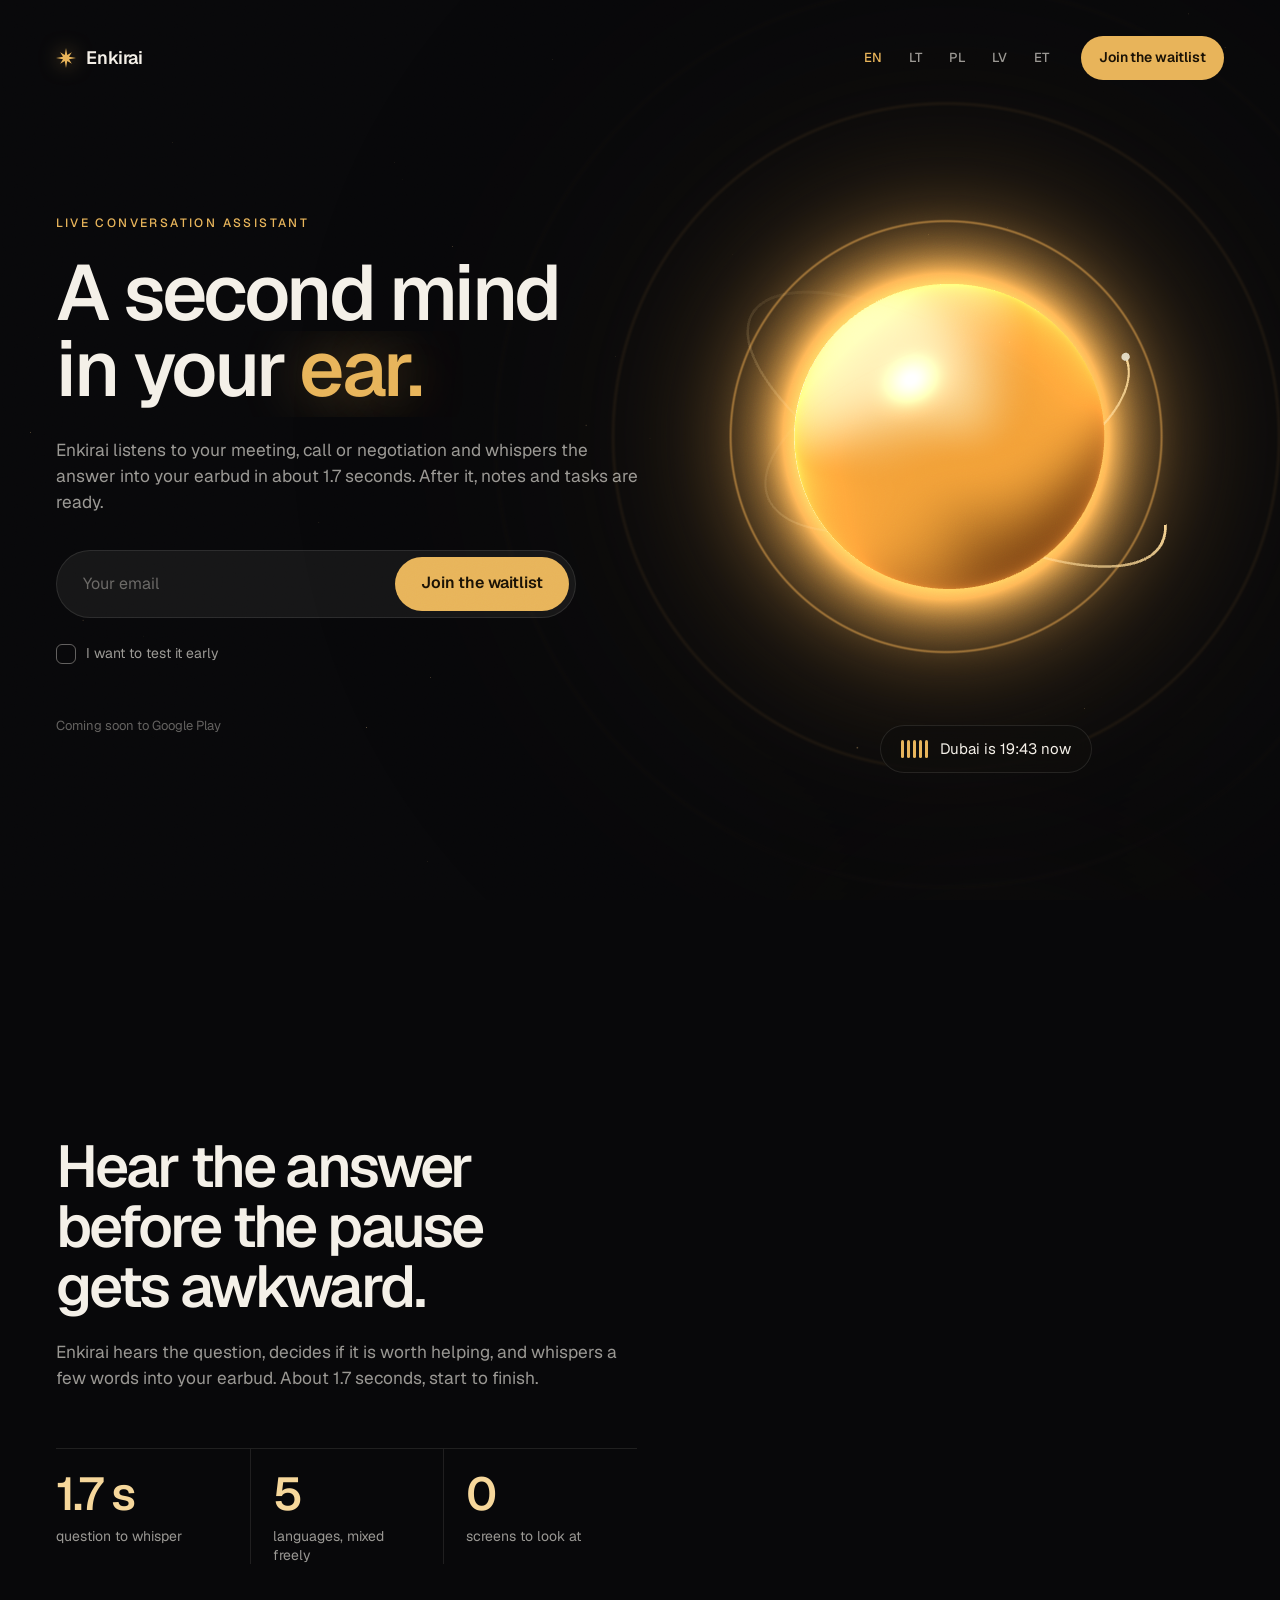
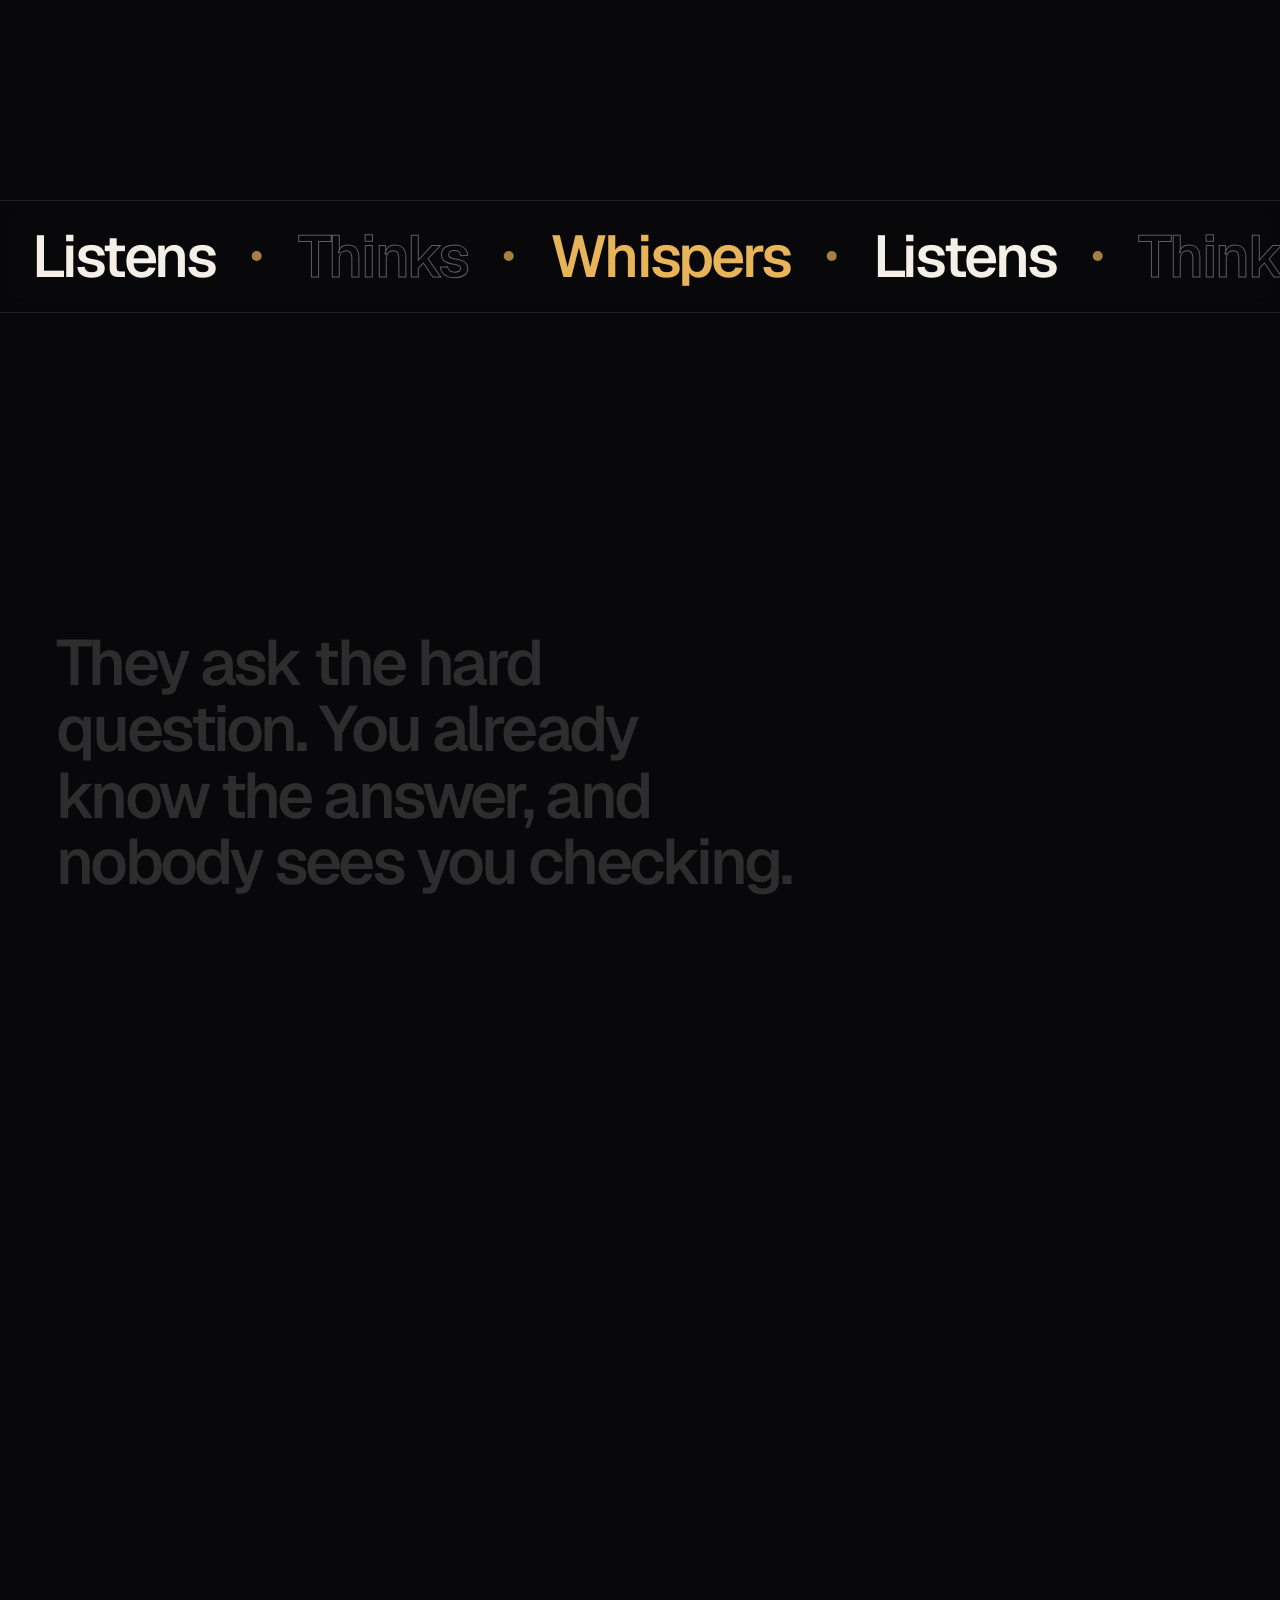
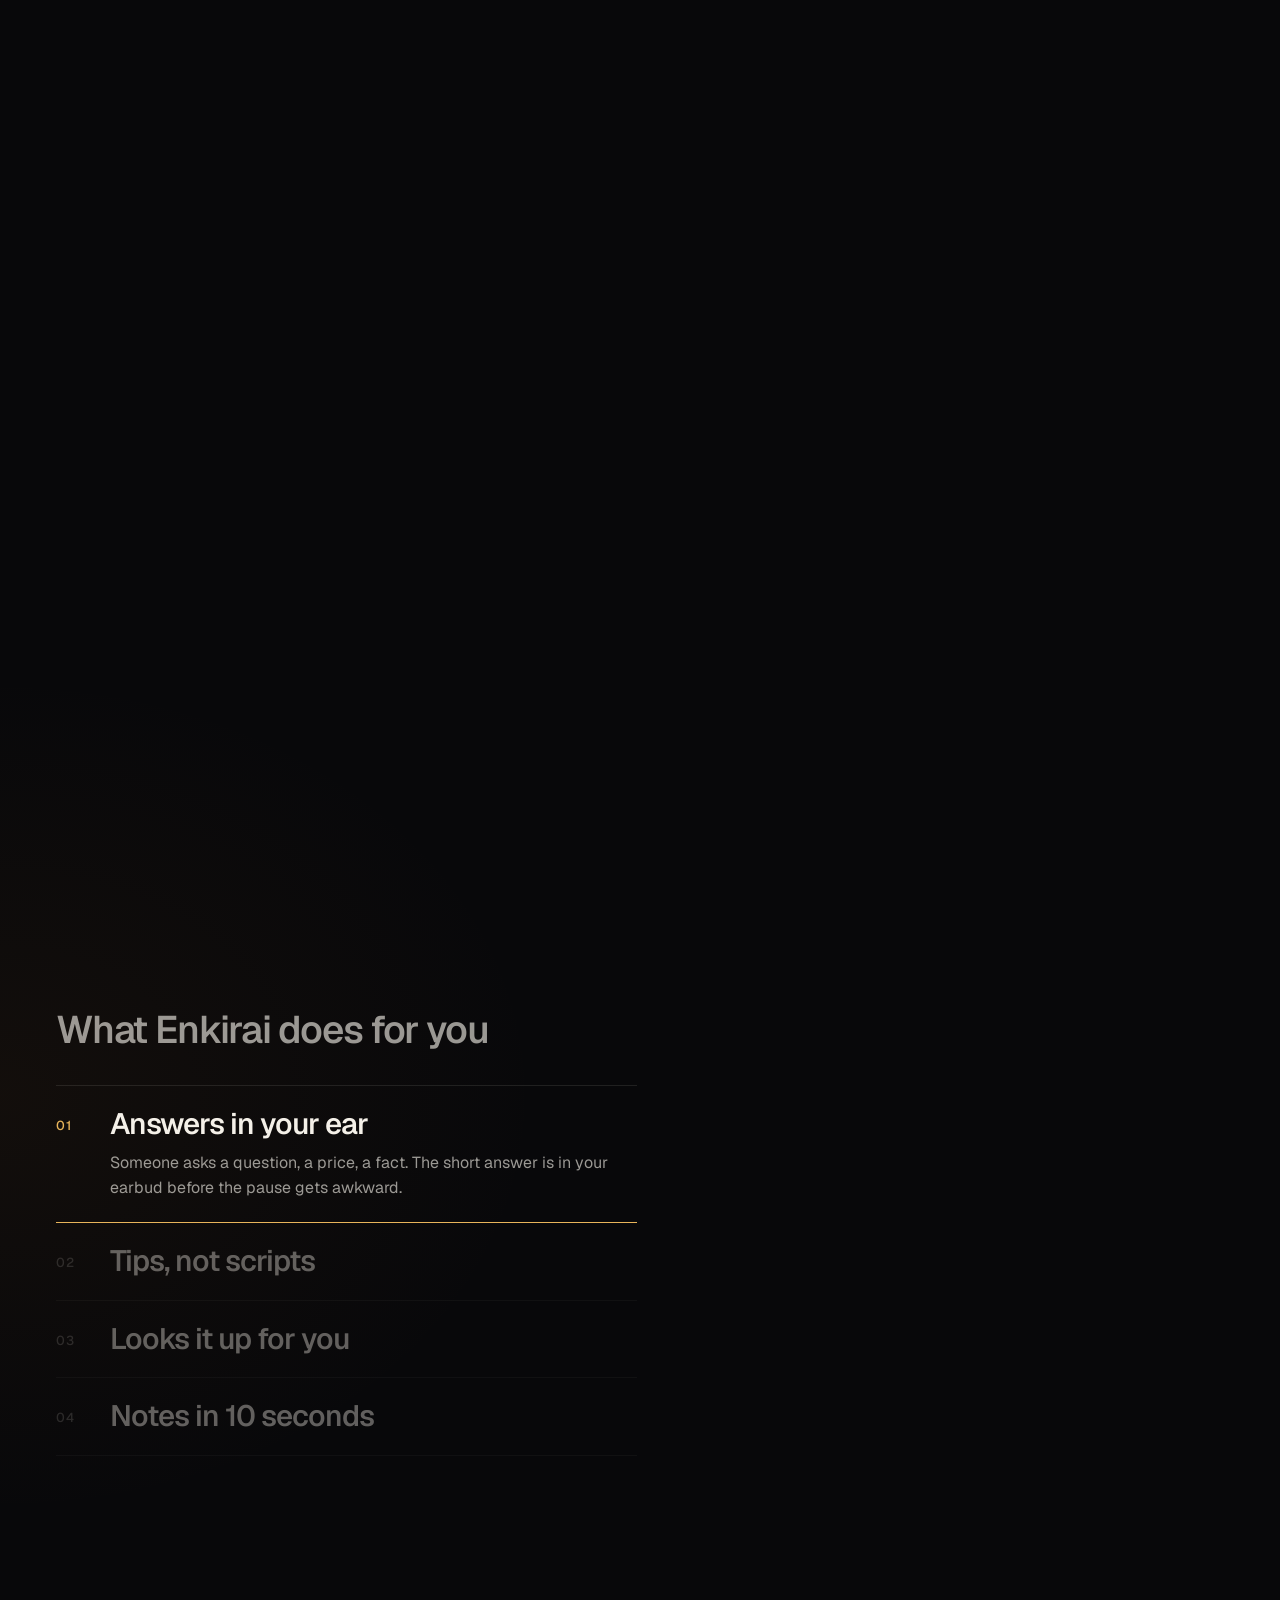
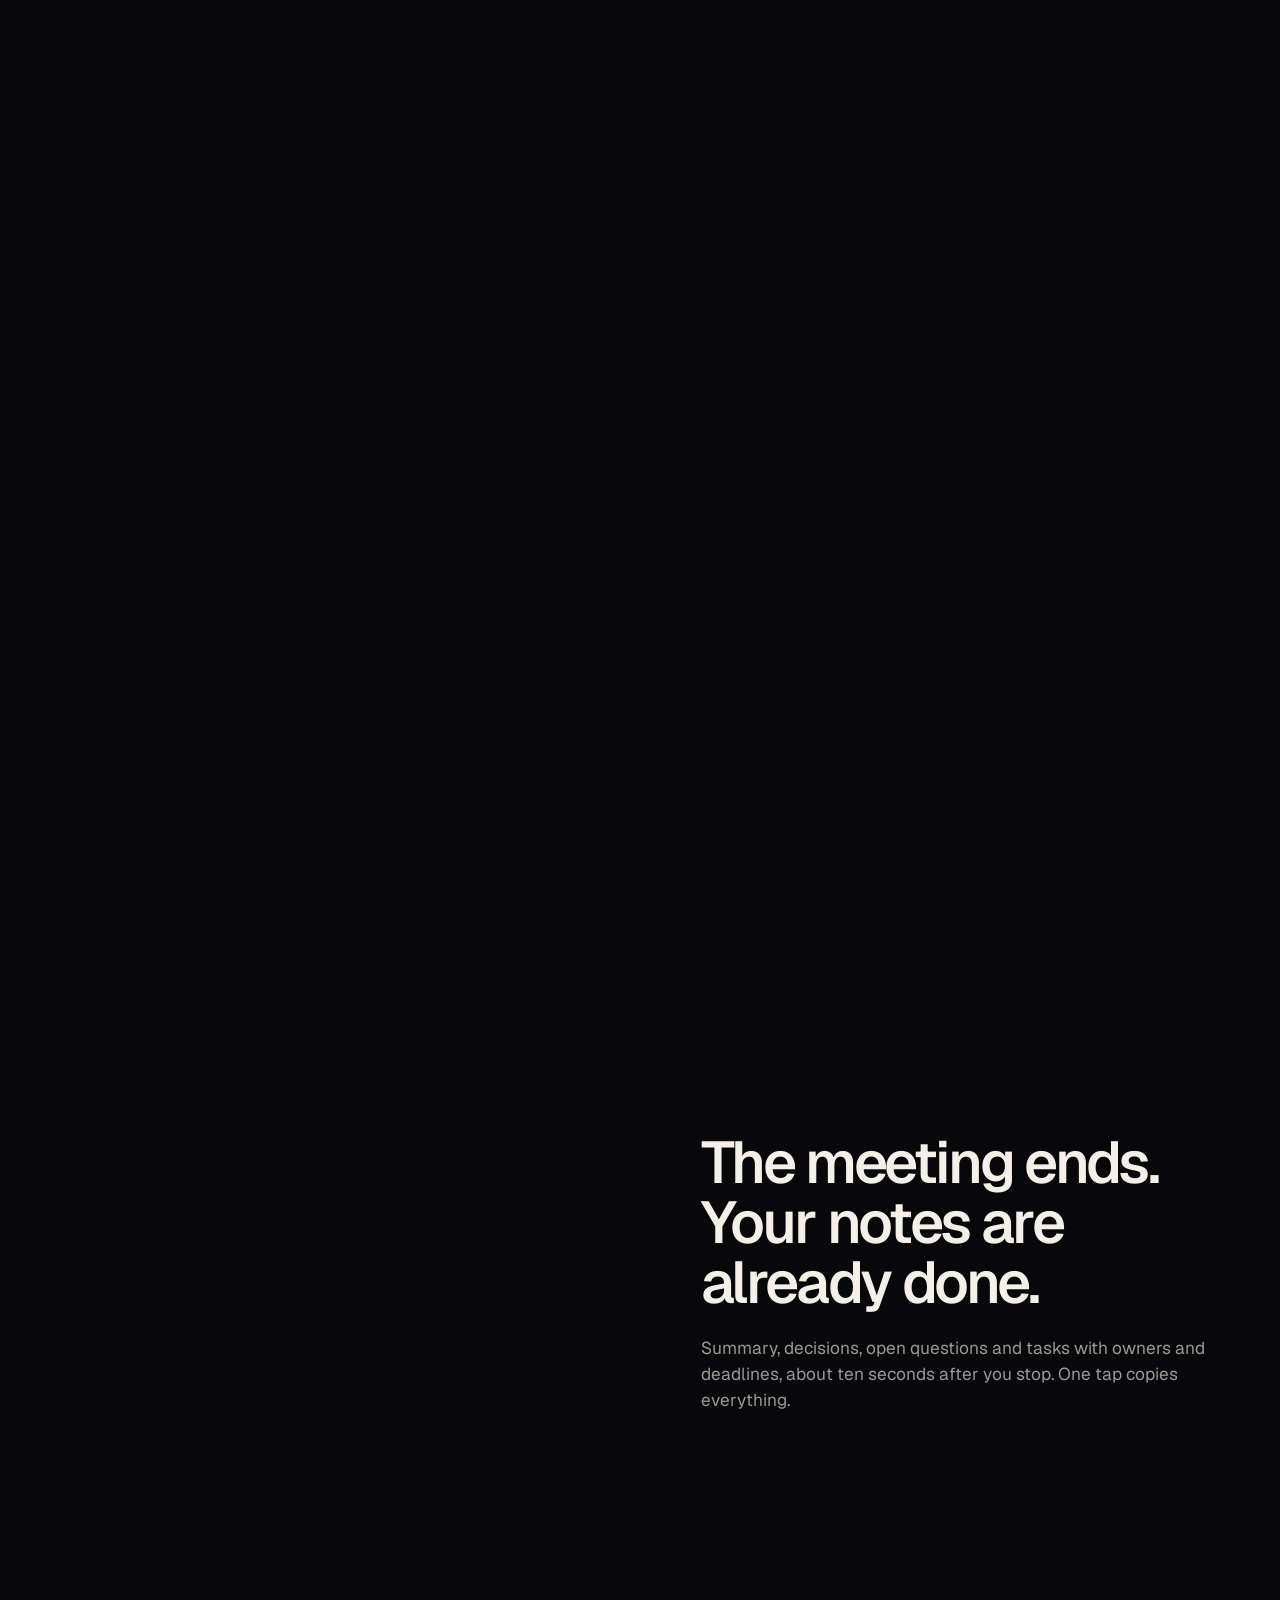
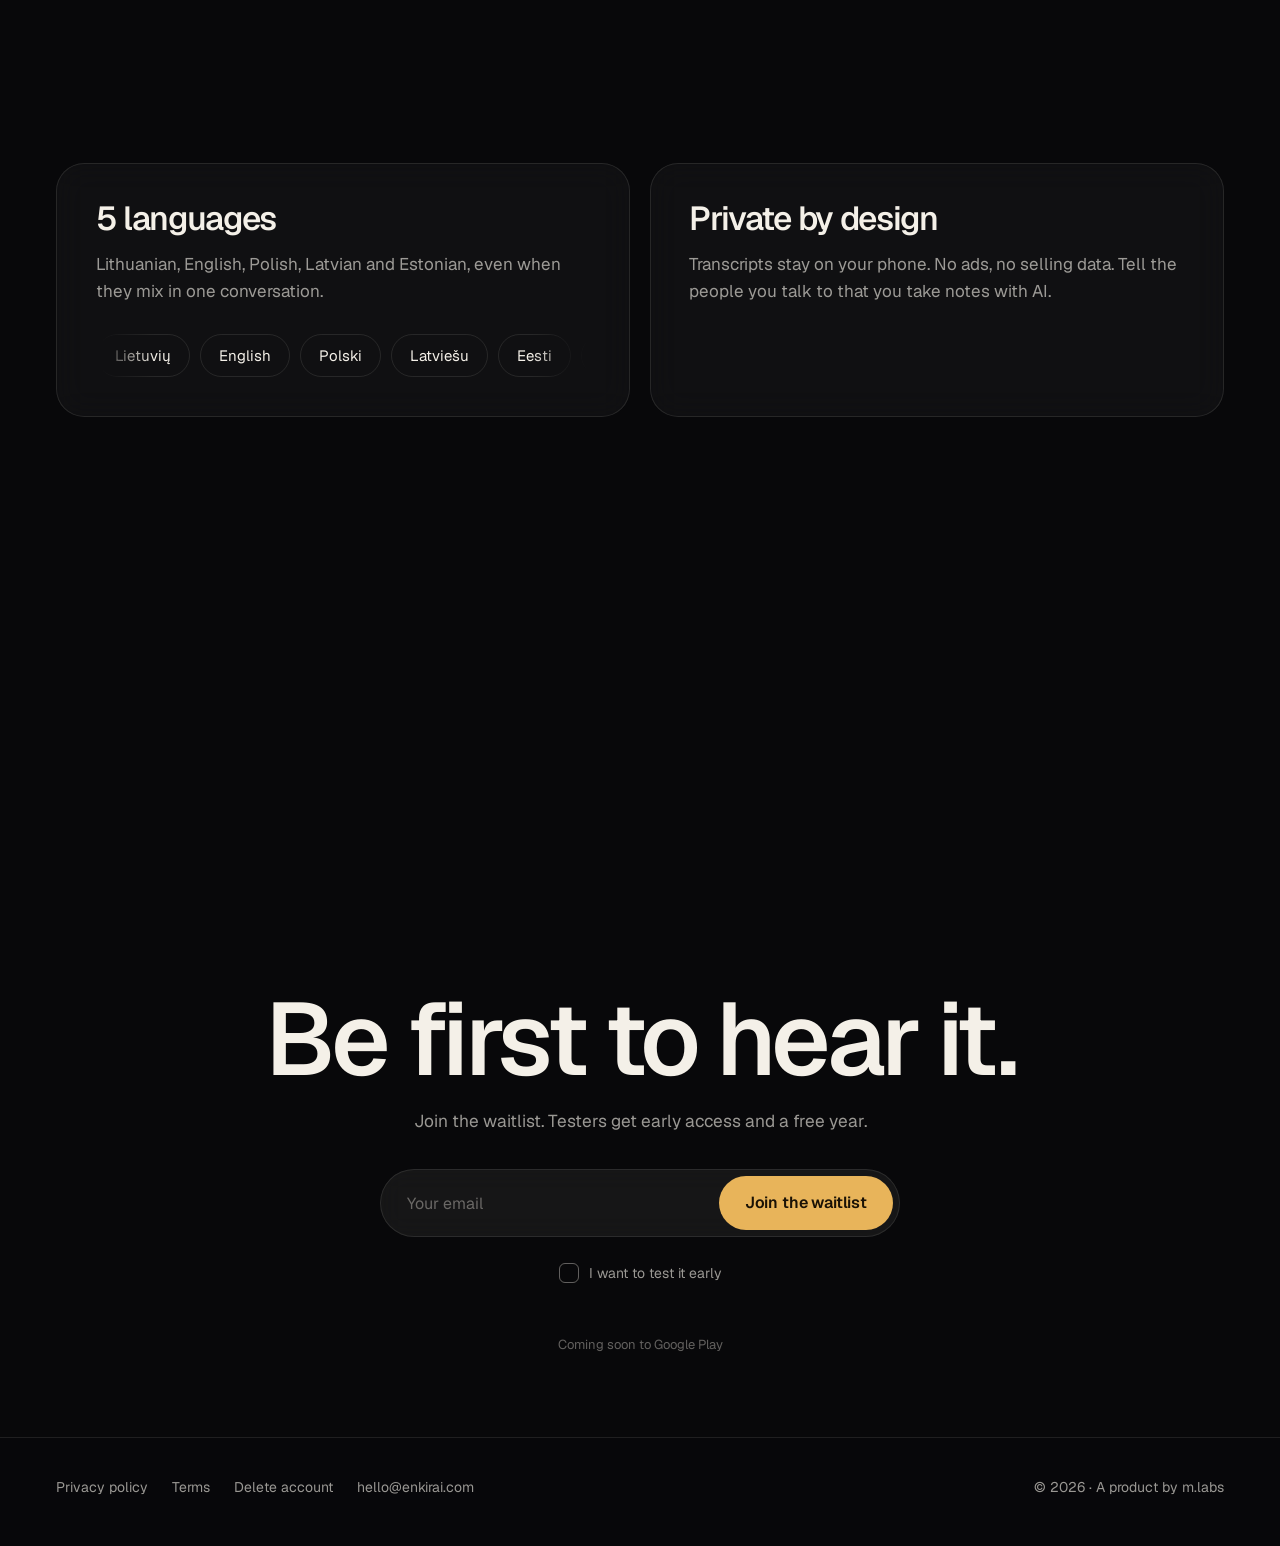
<file: index.html>
<!DOCTYPE html><html lang="en"><head><meta charset="utf-8">
<meta name="viewport" content="width=device-width,initial-scale=1"><title>Enkirai: a second mind in your ear</title>
<meta name="description" content="Enkirai listens to your conversation and whispers answers and tips into your earbud, then gives you notes and tasks."><meta name="theme-color" content="#08080a">
<meta property="og:title" content="Enkirai: a second mind in your ear"><meta property="og:description" content="Enkirai listens to your conversation and whispers answers and tips into your earbud, then gives you notes and tasks.">
<meta property="og:image" content="https://enkirai.com/img/og.png"><meta property="og:url" content="https://enkirai.com/"><link rel="canonical" href="https://enkirai.com/">
<link rel="icon" href="img/icon.png"><link rel="alternate" hreflang="en" href="https://enkirai.com/"><link rel="alternate" hreflang="lt" href="https://enkirai.com/lt/"><link rel="alternate" hreflang="pl" href="https://enkirai.com/pl/"><link rel="alternate" hreflang="lv" href="https://enkirai.com/lv/"><link rel="alternate" hreflang="et" href="https://enkirai.com/et/">
<link rel="preload" href="fonts/geist-latin.woff2" as="font" type="font/woff2" crossorigin>
<link rel="stylesheet" href="site.css"></head><body>
<canvas id="world" aria-hidden="true"></canvas><div class="grain" aria-hidden="true"></div><div class="progress" aria-hidden="true"><i></i></div>
<a class="skip" href="#main">Join the waitlist</a>
<header class="top"><div class="wrap"><a class="logo" href="/"><svg class="star" viewBox="0 0 24 24" aria-hidden="true"><path d="M12 0l1.5 8.4L19 5l-3.4 5.5L24 12l-8.4 1.5L19 19l-5.5-3.4L12 24l-1.5-8.4L5 19l3.4-5.5L0 12l8.4-1.5L5 5l5.5 3.4z"/></svg>Enkirai</a>
<nav class="langs" aria-label="Language"><a class=on aria-current=page href="/" hreflang="en">EN</a><a href="lt/" hreflang="lt">LT</a><a href="pl/" hreflang="pl">PL</a><a href="lv/" hreflang="lv">LV</a><a href="et/" hreflang="et">ET</a></nav><a class="btn sm" href="#join"><span>Join the waitlist</span></a></div></header>
<main id="main">

<section class="hero" data-scene="hero" aria-label="Enkirai"><div class="wrap">
 <div class="copy"><p class="eyebrow in">Live conversation assistant</p>
 <h1><span class="ln"><span style="--i:0">A second mind</span></span><span class="ln"><span style="--i:1">in your <em>ear.</em></span></span></h1>
 <p class="sub in" style="--i:2">Enkirai listens to your meeting, call or negotiation and whispers the answer into your earbud in about 1.7 seconds. After it, notes and tasks are ready.</p><div class="in" style="--i:3"><form id="w1" class="wl" novalidate><div class="row"><input type="email" name="email" required placeholder="Your email" autocomplete="email" aria-label="Your email"><button class="btn" type="submit"><span>Join the waitlist</span></button></div><label class="chk"><input type="checkbox" name="test"><span>I want to test it early</span></label><div class="msg" aria-live="polite"></div></form></div><p class="soon in" style="--i:4">Coming soon to Google Play</p></div>
 <div class="stage" data-stage aria-hidden="true"><div class="fb orbfb"></div><div class="whisper idle"><span class="wave"><i></i><i></i><i></i><i></i><i></i></span><span class="w-txt"></span></div></div>
</div></section>

<section class="split" data-scene="listen"><div class="wrap">
 <div class="copy"><h2>Hear the answer before the pause gets awkward.</h2><p class="lead">Enkirai hears the question, decides if it is worth helping, and whispers a few words into your earbud. About 1.7 seconds, start to finish.</p><div class="stats"><div><b>1.7 s</b><span>question to whisper</span></div><div><b>5</b><span>languages, mixed freely</span></div><div><b>0</b><span>screens to look at</span></div></div></div>
 <div class="stage" data-stage><img class="fb" src="img/en-hero.webp" alt="Answers in your ear" width="720" height="1560" loading="lazy" decoding="async"></div>
</div></section>

<div class="marq" aria-hidden="true"><div class="track"><span>Listens</span><i></i><span>Thinks</span><i></i><span>Whispers</span><i></i><span>Listens</span><i></i><span>Thinks</span><i></i><span>Whispers</span><i></i><span>Listens</span><i></i><span>Thinks</span><i></i><span>Whispers</span><i></i><span>Listens</span><i></i><span>Thinks</span><i></i><span>Whispers</span><i></i><span>Listens</span><i></i><span>Thinks</span><i></i><span>Whispers</span><i></i><span>Listens</span><i></i><span>Thinks</span><i></i><span>Whispers</span><i></i></div></div>

<section class="stmt" data-scene="stmt" aria-label="They ask the hard question. You already know the answer, and nobody sees you checking."><div class="stick" data-stage><div class="wrap"><p id="st" aria-hidden="true"><span class="w">They</span> <span class="w">ask</span> <span class="w">the</span> <span class="w">hard</span> <span class="w">question.</span> <span class="w">You</span> <span class="w">already</span> <span class="w">know</span> <span class="w">the</span> <span class="w">answer,</span> <span class="w">and</span> <span class="w">nobody</span> <span class="w g">sees</span> <span class="w g">you</span> <span class="w g">checking.</span></p></div></div></section>

<section class="feat" data-scene="feat"><div class="stick"><div class="wrap">
 <div class="copy"><h2>What Enkirai does for you</h2><ol class="steps"><li><button type="button" data-step="0"><span class="n">01</span><span class="t"><b>Answers in your ear</b><span>Someone asks a question, a price, a fact. The short answer is in your earbud before the pause gets awkward.</span></span></button></li><li><button type="button" data-step="1"><span class="n">02</span><span class="t"><b>Tips, not scripts</b><span>When they ask about your price or experience, you get a direction from your own context, in a few words.</span></span></button></li><li><button type="button" data-step="2"><span class="n">03</span><span class="t"><b>Looks it up for you</b><span>Double tap the earbud and Enkirai searches the web, your contacts or your calendar.</span></span></button></li><li><button type="button" data-step="3"><span class="n">04</span><span class="t"><b>Notes in 10 seconds</b><span>Summary, decisions, tasks with owners and deadlines. Copy everything with one tap.</span></span></button></li></ol></div>
 <div class="stage" data-stage><img class="fb" src="img/en-2.webp" alt="Tips, not scripts" width="720" height="1560" loading="lazy" decoding="async"></div>
</div></div></section>

<section class="split rev" data-scene="notes"><div class="wrap">
 <div class="copy"><h2>The meeting ends. Your notes are already done.</h2><p class="lead">Summary, decisions, open questions and tasks with owners and deadlines, about ten seconds after you stop. One tap copies everything.</p></div>
 <div class="stage" data-stage><img class="fb" src="img/en-4.webp" alt="Notes in 10 seconds" width="720" height="1560" loading="lazy" decoding="async"></div>
</div></section>

<section class="band"><div class="wrap">
 <div class="card"><h3>5 languages</h3><p>Lithuanian, English, Polish, Latvian and Estonian, even when they mix in one conversation.</p><div class="lmarq" aria-hidden="true"><div><span>Lietuvių</span><span>English</span><span>Polski</span><span>Latviešu</span><span>Eesti</span><span>Lietuvių</span><span>English</span><span>Polski</span><span>Latviešu</span><span>Eesti</span><span>Lietuvių</span><span>English</span><span>Polski</span><span>Latviešu</span><span>Eesti</span><span>Lietuvių</span><span>English</span><span>Polski</span><span>Latviešu</span><span>Eesti</span></div></div></div>
 <div class="card"><h3>Private by design</h3><p>Transcripts stay on your phone. No ads, no selling data. Tell the people you talk to that you take notes with AI.</p></div>
</div></section>

<section class="close" id="join" data-scene="close"><div class="stage" data-stage aria-hidden="true"><div class="fb orbfb"></div></div><div class="wrap">
 <h2>Be first to hear it.</h2><p class="lead">Join the waitlist. Testers get early access and a free year.</p><form id="w2" class="wl" novalidate><div class="row"><input type="email" name="email" required placeholder="Your email" autocomplete="email" aria-label="Your email"><button class="btn" type="submit"><span>Join the waitlist</span></button></div><label class="chk"><input type="checkbox" name="test"><span>I want to test it early</span></label><div class="msg" aria-live="polite"></div></form><p class="soon">Coming soon to Google Play</p>
</div></section>
</main>
<footer><div class="wrap"><div class="fl"><a href="https://enkirai.com/privacy/">Privacy policy</a><a href="https://enkirai.com/terms/">Terms</a><a href="https://enkirai.com/delete/">Delete account</a><a href="mailto:hello@enkirai.com">hello@enkirai.com</a><span class="mail">hello@enkirai.com</span></div><div>© 2026 · A product by m.labs</div></div></footer>
<script>window.ENK={"lang": "en", "ok": "You're on the list. We'll write when it's ready.", "dup": "You're already on the list.", "err": "Something went wrong. Try again.", "ear": ["Dubai is 19:43 now", "Say 8.20, discount from 300 m²", "Thursday, if they confirm today"], "screens": ["img/en-hero.webp", "img/en-2.webp", "img/en-3.webp", "img/en-4.webp", "img/en-5.webp"]}</script><script type="module" src="assets/site.js"></script></body></html>
</file>
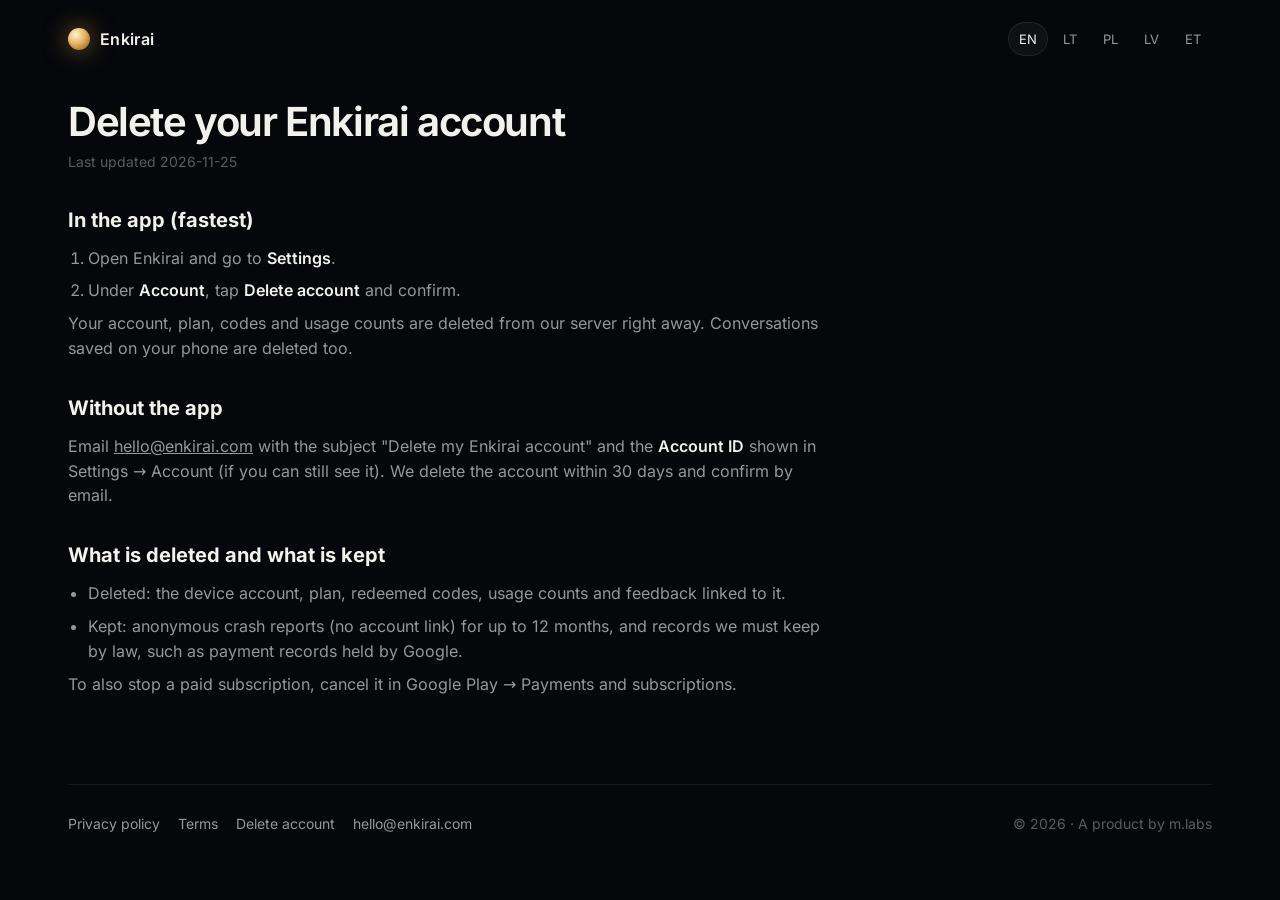
<file: delete/index.html>
<!DOCTYPE html><html lang="en"><head><meta charset="utf-8">
<meta name="viewport" content="width=device-width,initial-scale=1"><title>Delete your Enkirai account · Enkirai</title>
<meta name="description" content="Delete your Enkirai account"><meta name="theme-color" content="#07080c">
<meta property="og:title" content="Delete your Enkirai account · Enkirai"><meta property="og:description" content="Delete your Enkirai account">
<meta property="og:image" content="https://enkirai.com/img/og.png"><meta property="og:url" content="https://enkirai.com/delete/">
<link rel="icon" href="/img/icon.png"><link rel="stylesheet" href="/style.css"></head><body><div class="wrap"><nav><a class="logo" href="/"><span class="orb"></span>Enkirai</a><div class="langs"><a class="on" href="/delete/">EN</a><a class="" href="/lt/delete/">LT</a><a class="" href="/pl/">PL</a><a class="" href="/lv/">LV</a><a class="" href="/et/">ET</a></div></nav></div><div class="wrap"><article class="doc"><h1>Delete your Enkirai account</h1>
<p class="upd">Last updated 2026-11-25</p>
<h2>In the app (fastest)</h2>
<ol><li>Open Enkirai and go to <strong>Settings</strong>.</li><li>Under <strong>Account</strong>, tap <strong>Delete account</strong> and confirm.</li></ol>
<p>Your account, plan, codes and usage counts are deleted from our server right away. Conversations saved on your phone are deleted too.</p>
<h2>Without the app</h2>
<p>Email <a href="mailto:hello@enkirai.com?subject=Delete%20my%20Enkirai%20account">hello@enkirai.com</a> with the subject "Delete my Enkirai account" and the <strong>Account ID</strong> shown in Settings → Account (if you can still see it). We delete the account within 30 days and confirm by email.</p>
<h2>What is deleted and what is kept</h2>
<ul><li>Deleted: the device account, plan, redeemed codes, usage counts and feedback linked to it.</li>
<li>Kept: anonymous crash reports (no account link) for up to 12 months, and records we must keep by law, such as payment records held by Google.</li></ul>
<p>To also stop a paid subscription, cancel it in Google Play → Payments and subscriptions.</p>
</article></div><div class="wrap"><footer><div><a href="/privacy/">Privacy policy</a><a href="/terms/">Terms</a><a href="/delete/">Delete account</a><a href="mailto:hello@enkirai.com">hello@enkirai.com</a></div><div>© 2026 · A product by m.labs</div></footer></div></body></html>
</file>
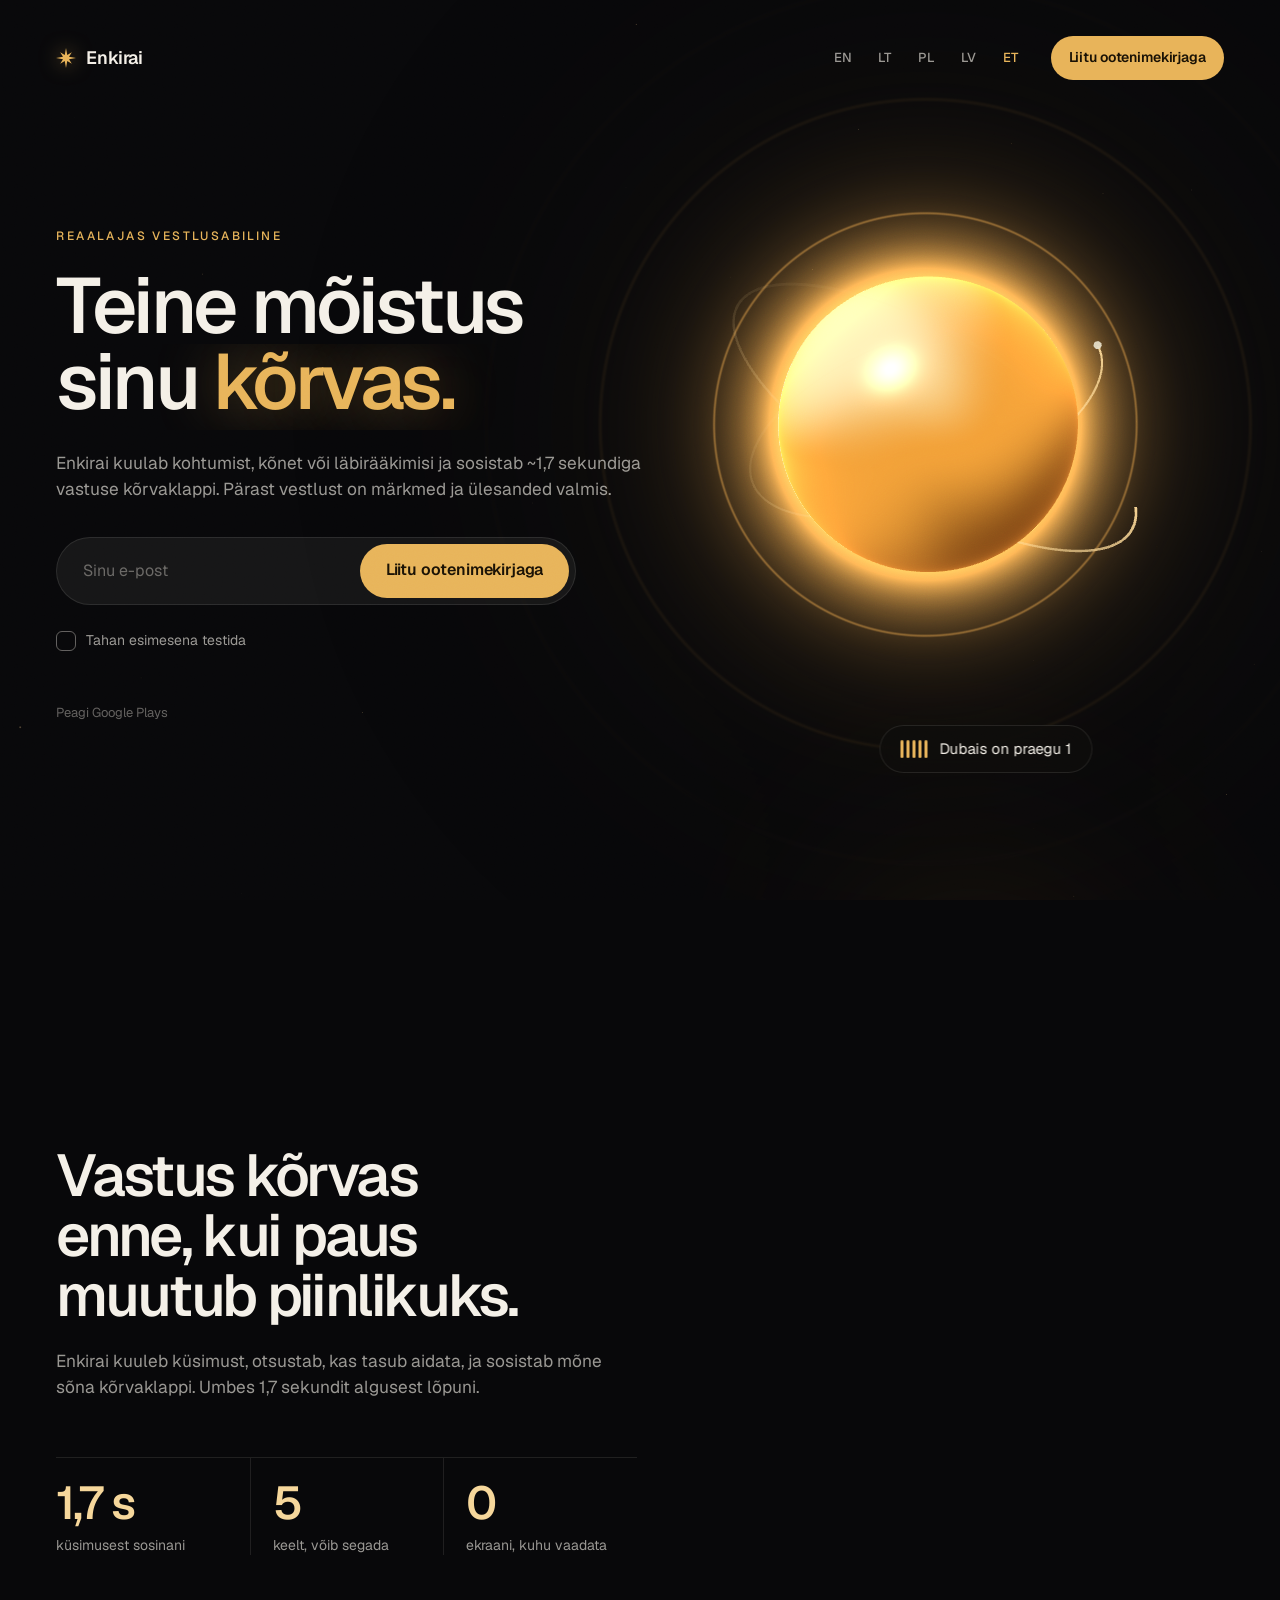
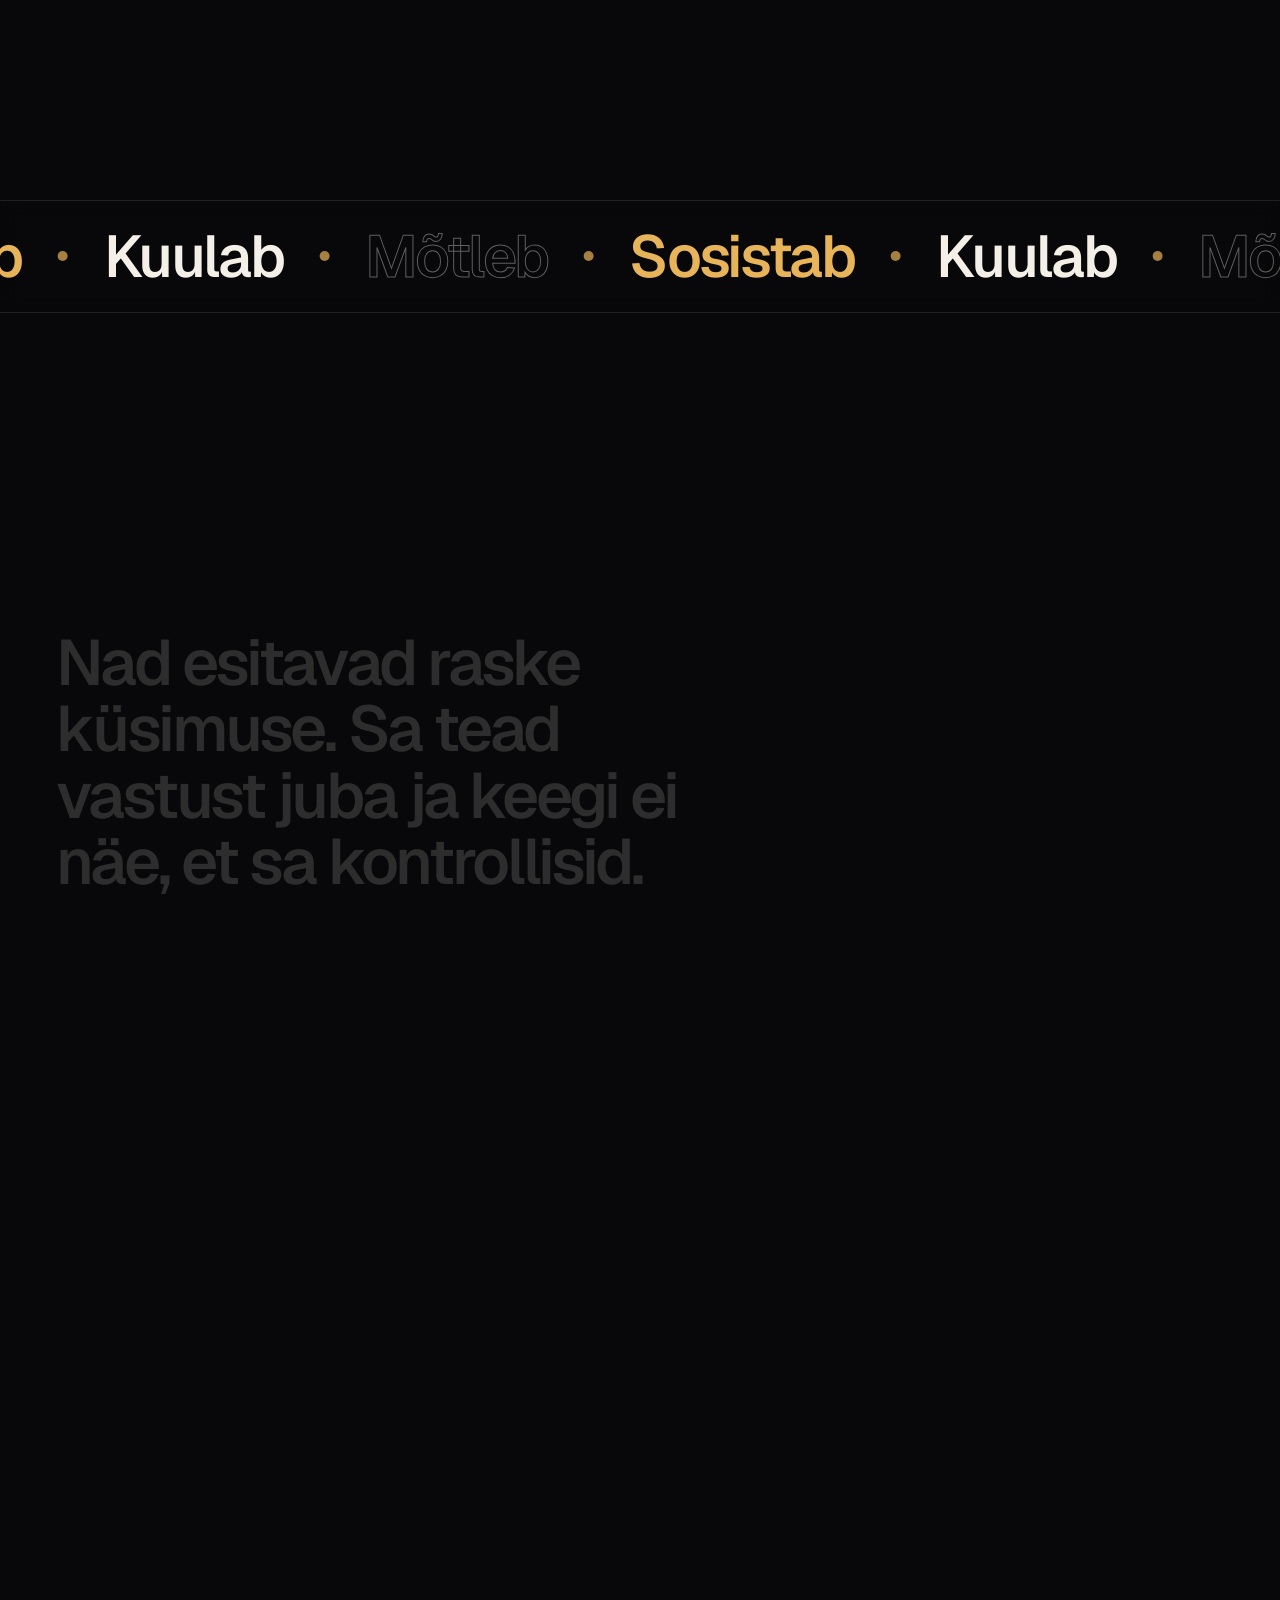
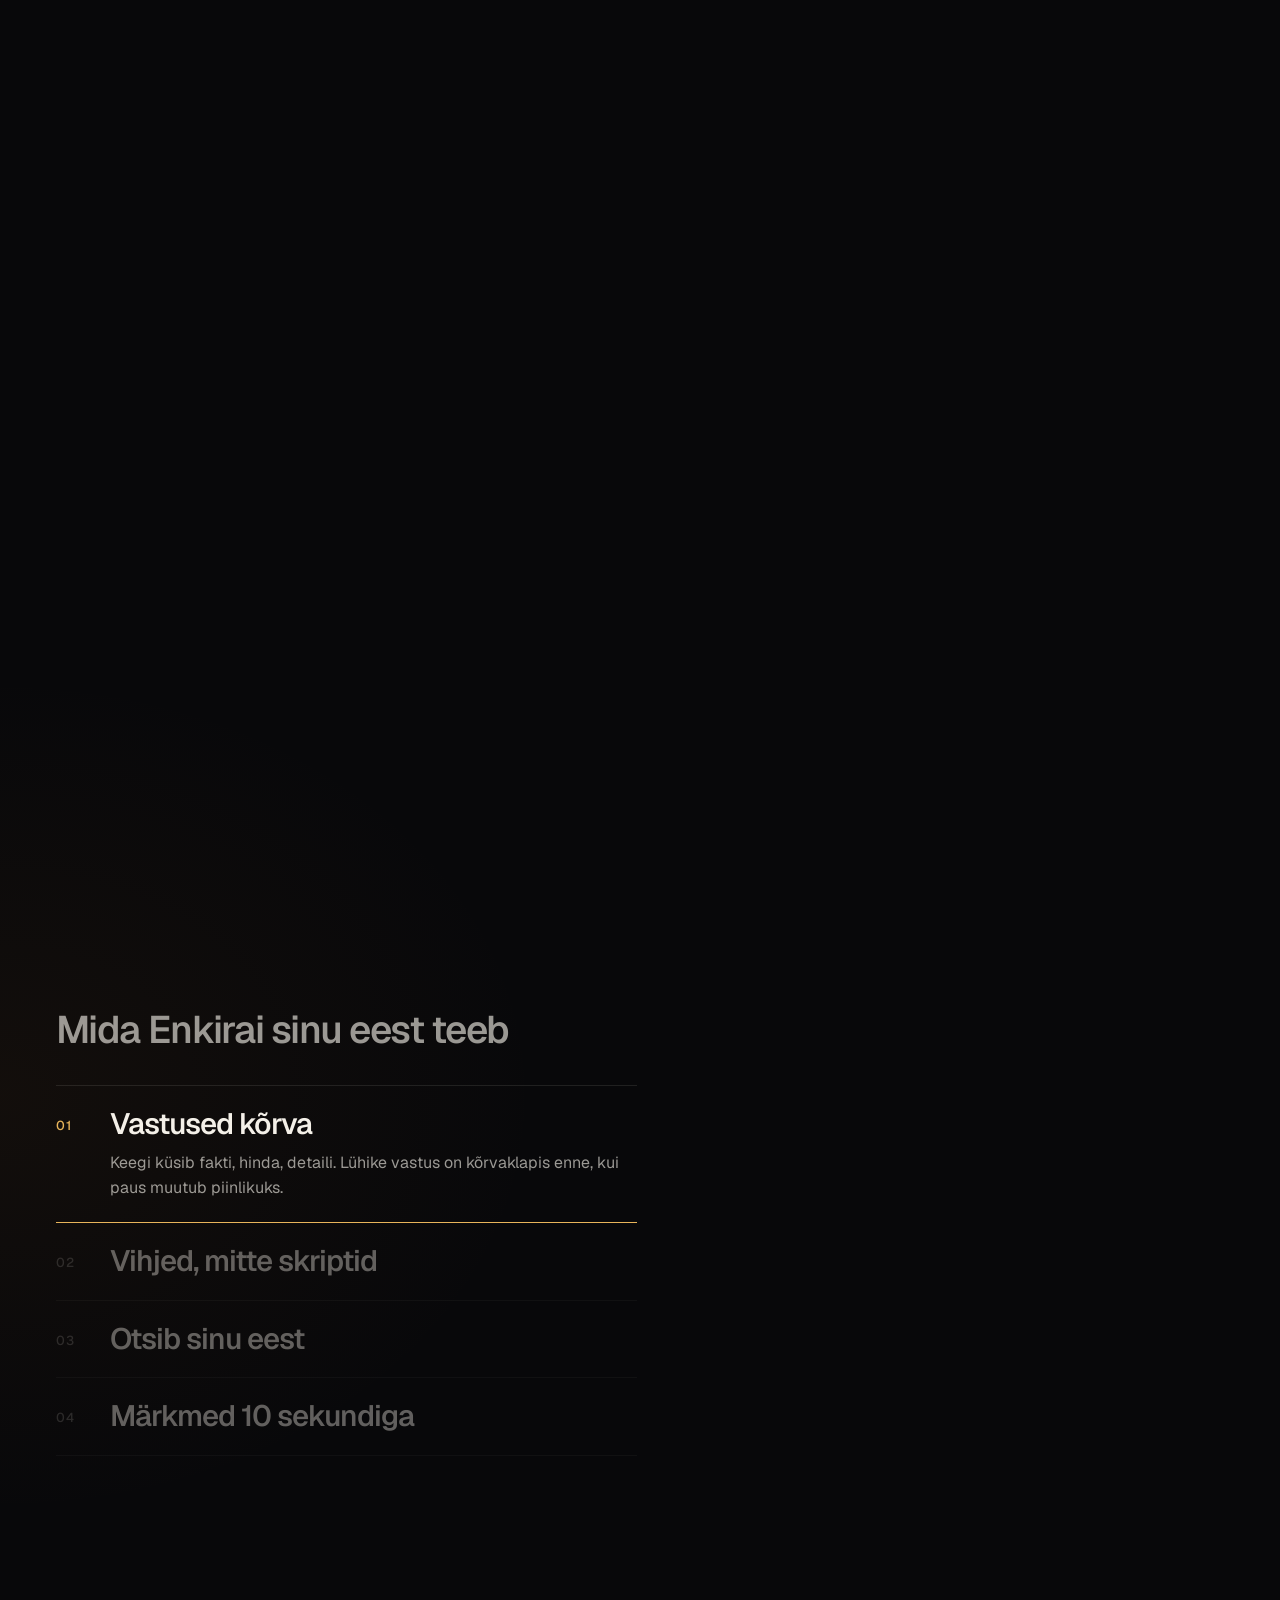
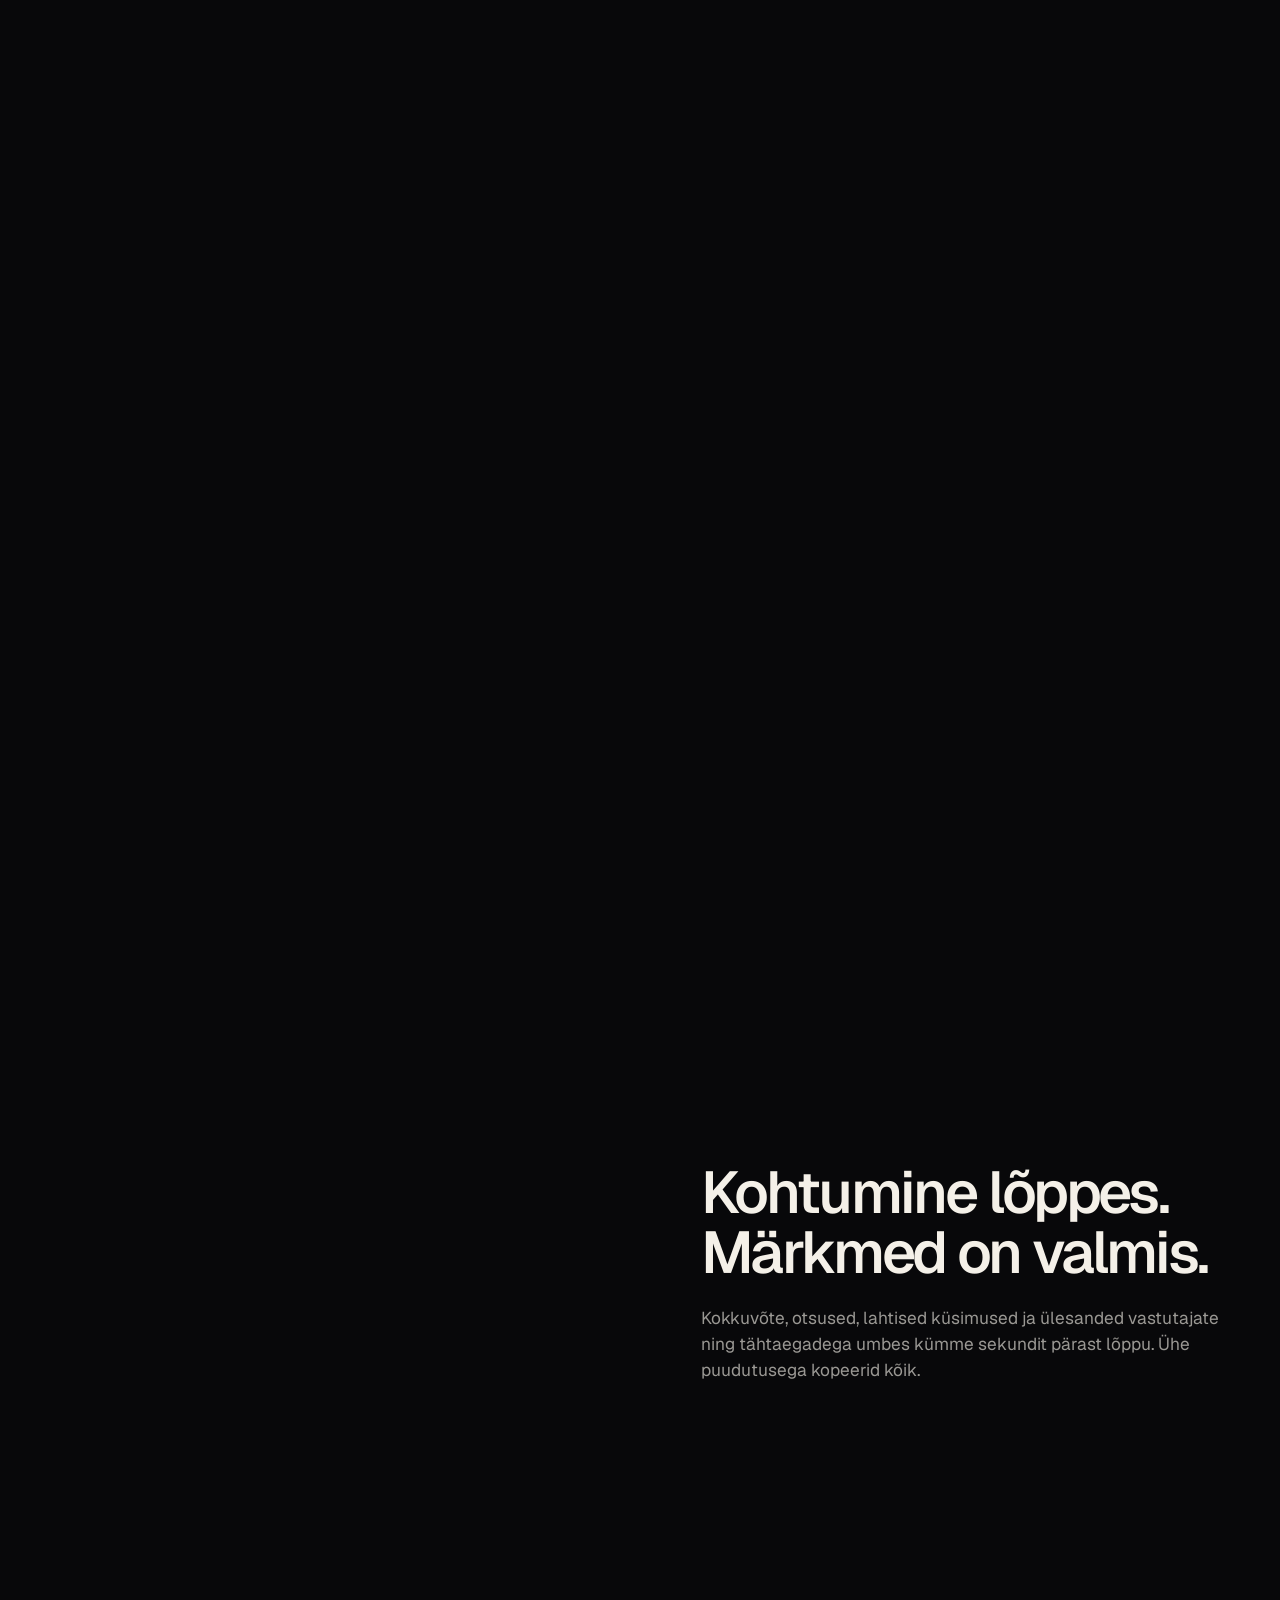
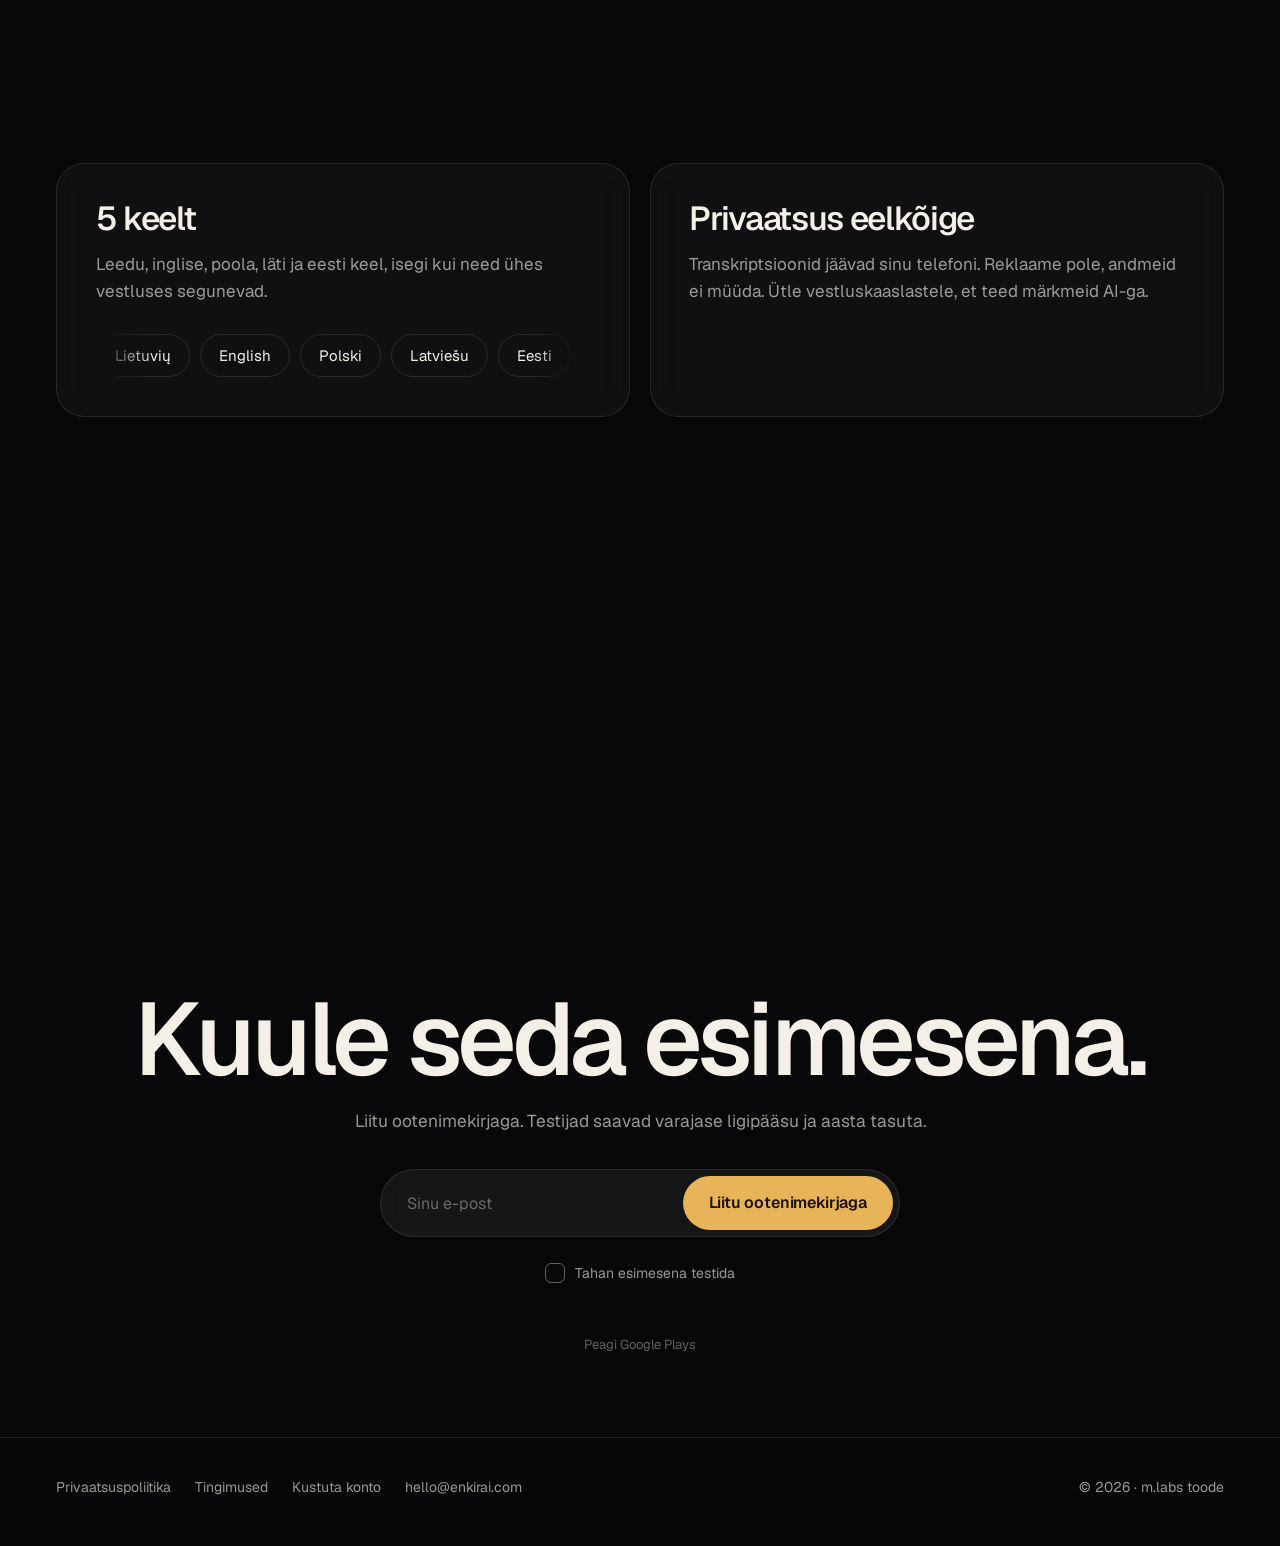
<file: et/index.html>
<!DOCTYPE html><html lang="et"><head><meta charset="utf-8">
<meta name="viewport" content="width=device-width,initial-scale=1"><title>Enkirai: teine mõistus sinu kõrvas</title>
<meta name="description" content="Enkirai kuulab vestlust ja sosistab vastuseid ning vihjeid kõrvaklappi, pärast koostab märkmed ja ülesanded."><meta name="theme-color" content="#08080a">
<meta property="og:title" content="Enkirai: teine mõistus sinu kõrvas"><meta property="og:description" content="Enkirai kuulab vestlust ja sosistab vastuseid ning vihjeid kõrvaklappi, pärast koostab märkmed ja ülesanded.">
<meta property="og:image" content="https://enkirai.com/img/og.png"><meta property="og:url" content="https://enkirai.com/et/"><link rel="canonical" href="https://enkirai.com/et/">
<link rel="icon" href="../img/icon.png"><link rel="alternate" hreflang="en" href="https://enkirai.com/"><link rel="alternate" hreflang="lt" href="https://enkirai.com/lt/"><link rel="alternate" hreflang="pl" href="https://enkirai.com/pl/"><link rel="alternate" hreflang="lv" href="https://enkirai.com/lv/"><link rel="alternate" hreflang="et" href="https://enkirai.com/et/">
<link rel="preload" href="../fonts/geist-latin.woff2" as="font" type="font/woff2" crossorigin>
<link rel="stylesheet" href="../site.css"></head><body>
<canvas id="world" aria-hidden="true"></canvas><div class="grain" aria-hidden="true"></div><div class="progress" aria-hidden="true"><i></i></div>
<a class="skip" href="#main">Liitu ootenimekirjaga</a>
<header class="top"><div class="wrap"><a class="logo" href="../et/"><svg class="star" viewBox="0 0 24 24" aria-hidden="true"><path d="M12 0l1.5 8.4L19 5l-3.4 5.5L24 12l-8.4 1.5L19 19l-5.5-3.4L12 24l-1.5-8.4L5 19l3.4-5.5L0 12l8.4-1.5L5 5l5.5 3.4z"/></svg>Enkirai</a>
<nav class="langs" aria-label="Language"><a href="../" hreflang="en">EN</a><a href="../lt/" hreflang="lt">LT</a><a href="../pl/" hreflang="pl">PL</a><a href="../lv/" hreflang="lv">LV</a><a class=on aria-current=page href="../et/" hreflang="et">ET</a></nav><a class="btn sm" href="#join"><span>Liitu ootenimekirjaga</span></a></div></header>
<main id="main">

<section class="hero" data-scene="hero" aria-label="Enkirai"><div class="wrap">
 <div class="copy"><p class="eyebrow in">Reaalajas vestlusabiline</p>
 <h1><span class="ln"><span style="--i:0">Teine mõistus</span></span><span class="ln"><span style="--i:1">sinu <em>kõrvas.</em></span></span></h1>
 <p class="sub in" style="--i:2">Enkirai kuulab kohtumist, kõnet või läbirääkimisi ja sosistab ~1,7 sekundiga vastuse kõrvaklappi. Pärast vestlust on märkmed ja ülesanded valmis.</p><div class="in" style="--i:3"><form id="w1" class="wl" novalidate><div class="row"><input type="email" name="email" required placeholder="Sinu e-post" autocomplete="email" aria-label="Sinu e-post"><button class="btn" type="submit"><span>Liitu ootenimekirjaga</span></button></div><label class="chk"><input type="checkbox" name="test"><span>Tahan esimesena testida</span></label><div class="msg" aria-live="polite"></div></form></div><p class="soon in" style="--i:4">Peagi Google Plays</p></div>
 <div class="stage" data-stage aria-hidden="true"><div class="fb orbfb"></div><div class="whisper idle"><span class="wave"><i></i><i></i><i></i><i></i><i></i></span><span class="w-txt"></span></div></div>
</div></section>

<section class="split" data-scene="listen"><div class="wrap">
 <div class="copy"><h2>Vastus kõrvas enne, kui paus muutub piinlikuks.</h2><p class="lead">Enkirai kuuleb küsimust, otsustab, kas tasub aidata, ja sosistab mõne sõna kõrvaklappi. Umbes 1,7 sekundit algusest lõpuni.</p><div class="stats"><div><b>1,7 s</b><span>küsimusest sosinani</span></div><div><b>5</b><span>keelt, võib segada</span></div><div><b>0</b><span>ekraani, kuhu vaadata</span></div></div></div>
 <div class="stage" data-stage><img class="fb" src="../img/et-hero.webp" alt="Vastused kõrva" width="720" height="1560" loading="lazy" decoding="async"></div>
</div></section>

<div class="marq" aria-hidden="true"><div class="track"><span>Kuulab</span><i></i><span>Mõtleb</span><i></i><span>Sosistab</span><i></i><span>Kuulab</span><i></i><span>Mõtleb</span><i></i><span>Sosistab</span><i></i><span>Kuulab</span><i></i><span>Mõtleb</span><i></i><span>Sosistab</span><i></i><span>Kuulab</span><i></i><span>Mõtleb</span><i></i><span>Sosistab</span><i></i><span>Kuulab</span><i></i><span>Mõtleb</span><i></i><span>Sosistab</span><i></i><span>Kuulab</span><i></i><span>Mõtleb</span><i></i><span>Sosistab</span><i></i></div></div>

<section class="stmt" data-scene="stmt" aria-label="Nad esitavad raske küsimuse. Sa tead vastust juba ja keegi ei näe, et sa kontrollisid."><div class="stick" data-stage><div class="wrap"><p id="st" aria-hidden="true"><span class="w">Nad</span> <span class="w">esitavad</span> <span class="w">raske</span> <span class="w">küsimuse.</span> <span class="w">Sa</span> <span class="w">tead</span> <span class="w">vastust</span> <span class="w">juba</span> <span class="w">ja</span> <span class="w">keegi</span> <span class="w">ei</span> <span class="w">näe,</span> <span class="w g">et</span> <span class="w g">sa</span> <span class="w g">kontrollisid.</span></p></div></div></section>

<section class="feat" data-scene="feat"><div class="stick"><div class="wrap">
 <div class="copy"><h2>Mida Enkirai sinu eest teeb</h2><ol class="steps"><li><button type="button" data-step="0"><span class="n">01</span><span class="t"><b>Vastused kõrva</b><span>Keegi küsib fakti, hinda, detaili. Lühike vastus on kõrvaklapis enne, kui paus muutub piinlikuks.</span></span></button></li><li><button type="button" data-step="1"><span class="n">02</span><span class="t"><b>Vihjed, mitte skriptid</b><span>Kui küsitakse sinu hinna või kogemuse kohta, saad suuna oma kontekstist, mõne sõnaga.</span></span></button></li><li><button type="button" data-step="2"><span class="n">03</span><span class="t"><b>Otsib sinu eest</b><span>Puuduta kõrvaklappi kaks korda ja Enkirai otsib internetist, kontaktidest või kalendrist.</span></span></button></li><li><button type="button" data-step="3"><span class="n">04</span><span class="t"><b>Märkmed 10 sekundiga</b><span>Kokkuvõte, otsused, ülesanded vastutajate ja tähtaegadega. Kopeeri kõik ühe puudutusega.</span></span></button></li></ol></div>
 <div class="stage" data-stage><img class="fb" src="../img/et-2.webp" alt="Vihjed, mitte skriptid" width="720" height="1560" loading="lazy" decoding="async"></div>
</div></div></section>

<section class="split rev" data-scene="notes"><div class="wrap">
 <div class="copy"><h2>Kohtumine lõppes. Märkmed on valmis.</h2><p class="lead">Kokkuvõte, otsused, lahtised küsimused ja ülesanded vastutajate ning tähtaegadega umbes kümme sekundit pärast lõppu. Ühe puudutusega kopeerid kõik.</p></div>
 <div class="stage" data-stage><img class="fb" src="../img/et-4.webp" alt="Märkmed 10 sekundiga" width="720" height="1560" loading="lazy" decoding="async"></div>
</div></section>

<section class="band"><div class="wrap">
 <div class="card"><h3>5 keelt</h3><p>Leedu, inglise, poola, läti ja eesti keel, isegi kui need ühes vestluses segunevad.</p><div class="lmarq" aria-hidden="true"><div><span>Lietuvių</span><span>English</span><span>Polski</span><span>Latviešu</span><span>Eesti</span><span>Lietuvių</span><span>English</span><span>Polski</span><span>Latviešu</span><span>Eesti</span><span>Lietuvių</span><span>English</span><span>Polski</span><span>Latviešu</span><span>Eesti</span><span>Lietuvių</span><span>English</span><span>Polski</span><span>Latviešu</span><span>Eesti</span></div></div></div>
 <div class="card"><h3>Privaatsus eelkõige</h3><p>Transkriptsioonid jäävad sinu telefoni. Reklaame pole, andmeid ei müüda. Ütle vestluskaaslastele, et teed märkmeid AI-ga.</p></div>
</div></section>

<section class="close" id="join" data-scene="close"><div class="stage" data-stage aria-hidden="true"><div class="fb orbfb"></div></div><div class="wrap">
 <h2>Kuule seda esimesena.</h2><p class="lead">Liitu ootenimekirjaga. Testijad saavad varajase ligipääsu ja aasta tasuta.</p><form id="w2" class="wl" novalidate><div class="row"><input type="email" name="email" required placeholder="Sinu e-post" autocomplete="email" aria-label="Sinu e-post"><button class="btn" type="submit"><span>Liitu ootenimekirjaga</span></button></div><label class="chk"><input type="checkbox" name="test"><span>Tahan esimesena testida</span></label><div class="msg" aria-live="polite"></div></form><p class="soon">Peagi Google Plays</p>
</div></section>
</main>
<footer><div class="wrap"><div class="fl"><a href="https://enkirai.com/privacy/">Privaatsuspoliitika</a><a href="https://enkirai.com/terms/">Tingimused</a><a href="https://enkirai.com/delete/">Kustuta konto</a><a href="mailto:hello@enkirai.com">hello@enkirai.com</a><span class="mail">hello@enkirai.com</span></div><div>© 2026 · m.labs toode</div></div></footer>
<script>window.ENK={"lang": "et", "ok": "Oled nimekirjas. Kirjutame, kui valmis.", "dup": "Oled juba nimekirjas.", "err": "Midagi läks valesti. Proovi uuesti.", "ear": ["Dubais on praegu 19:43", "Ütle 8,20 €, allahindlus alates 300 m²", "Neljapäeval, kui täna kinnitavad"], "screens": ["../img/et-hero.webp", "../img/et-2.webp", "../img/et-3.webp", "../img/et-4.webp", "../img/et-5.webp"]}</script><script type="module" src="../assets/site.js"></script></body></html>
</file>
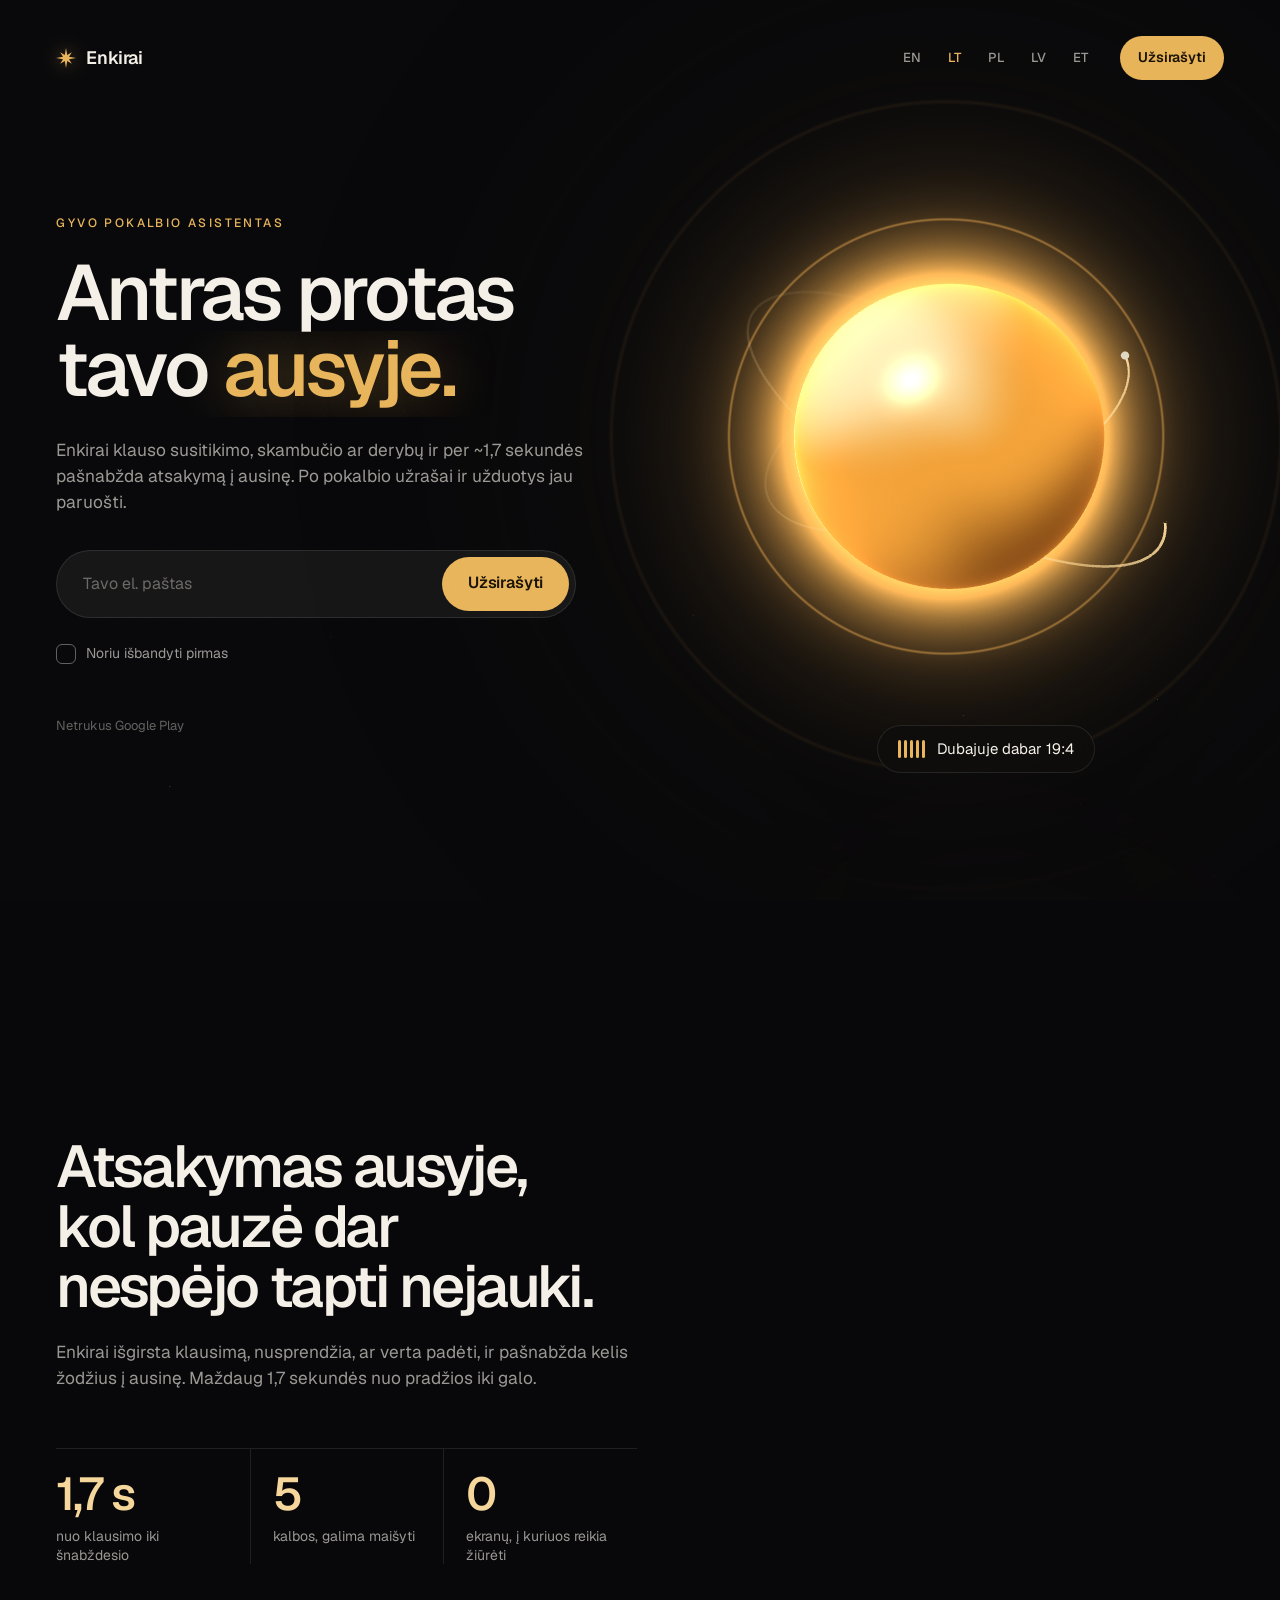
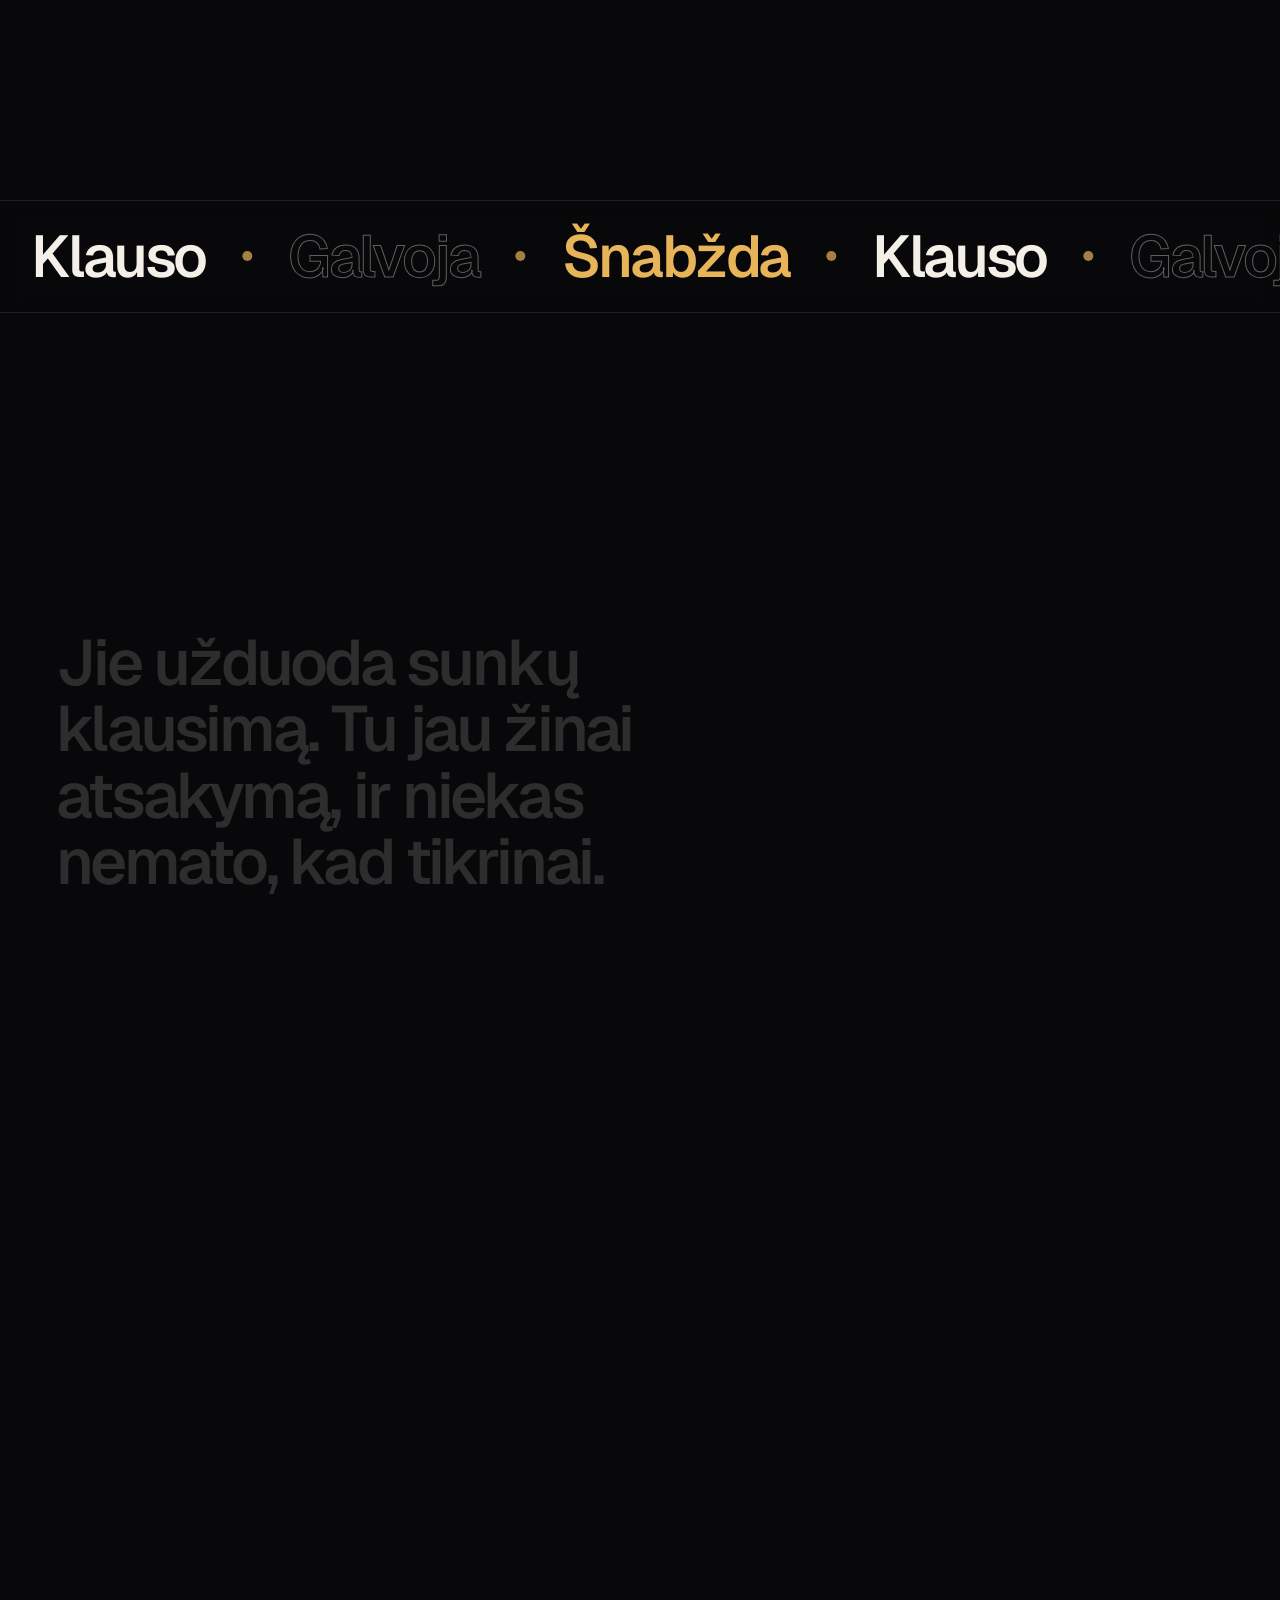
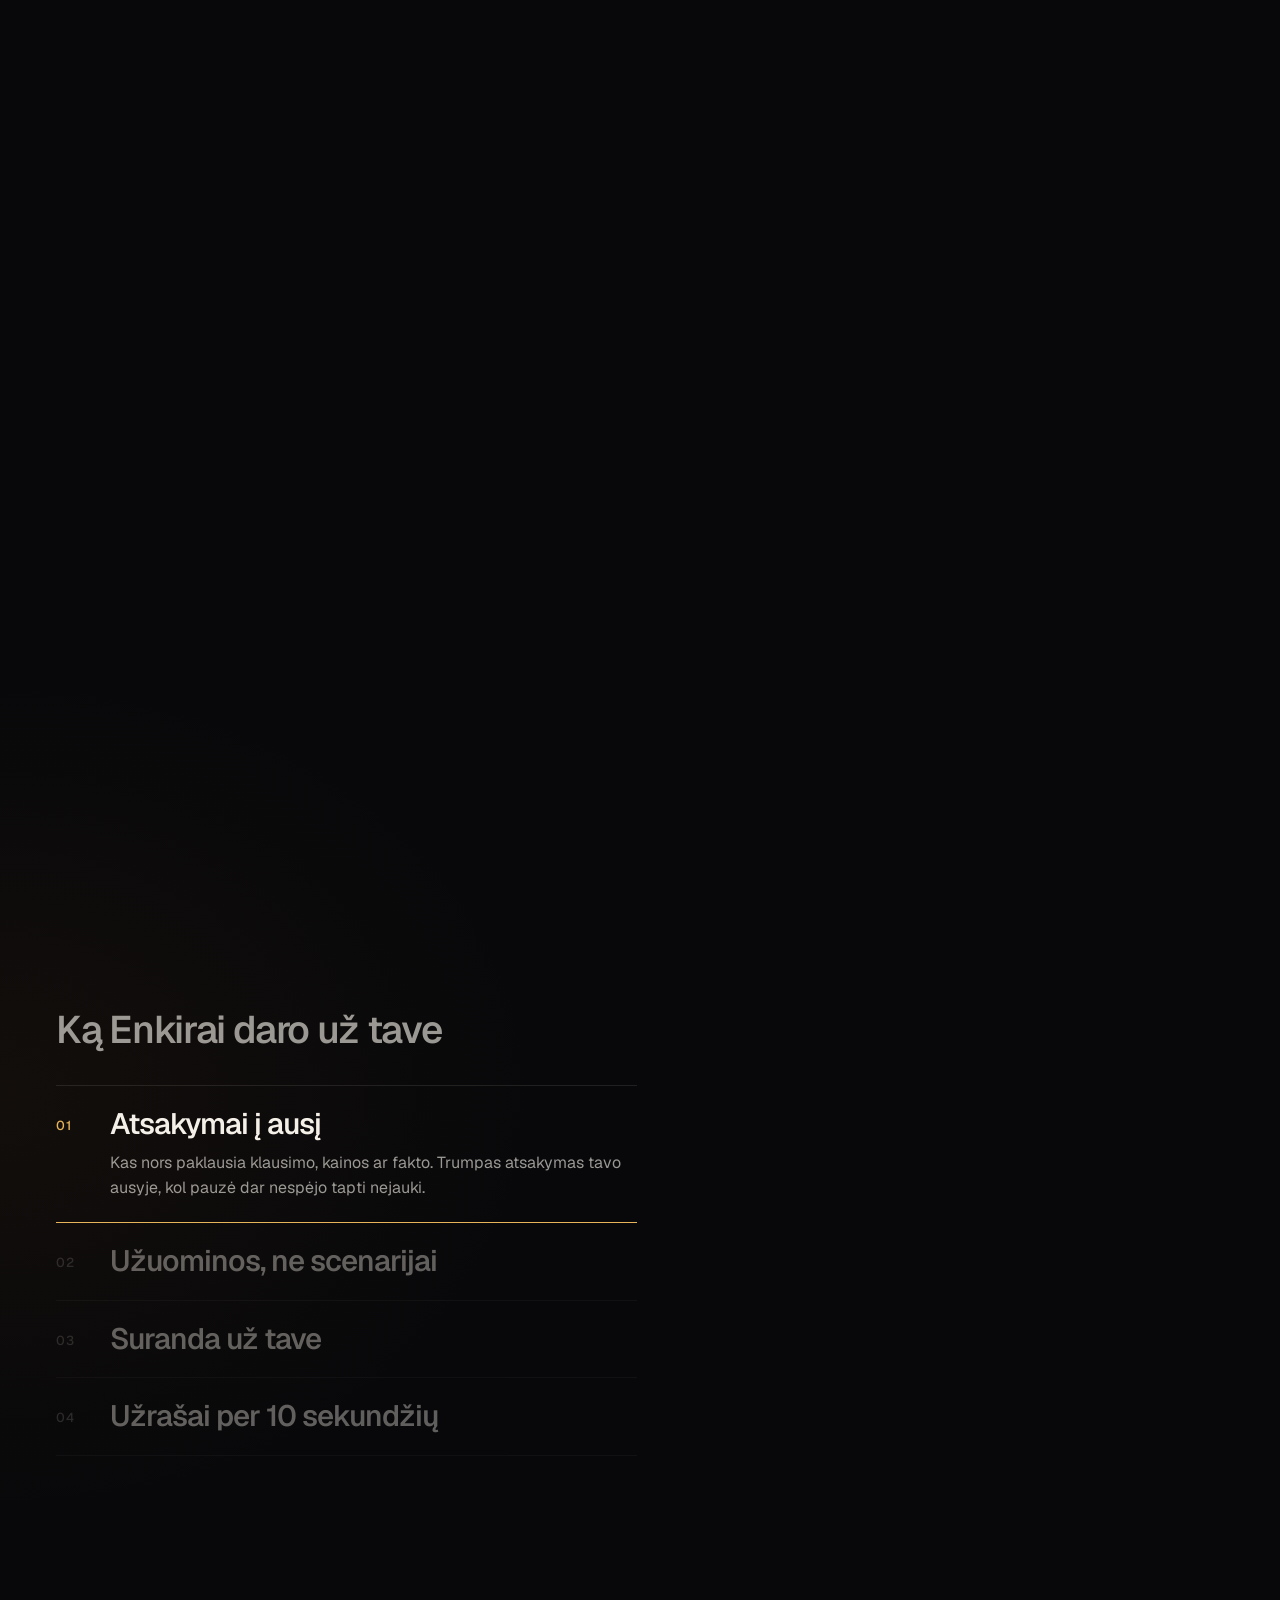
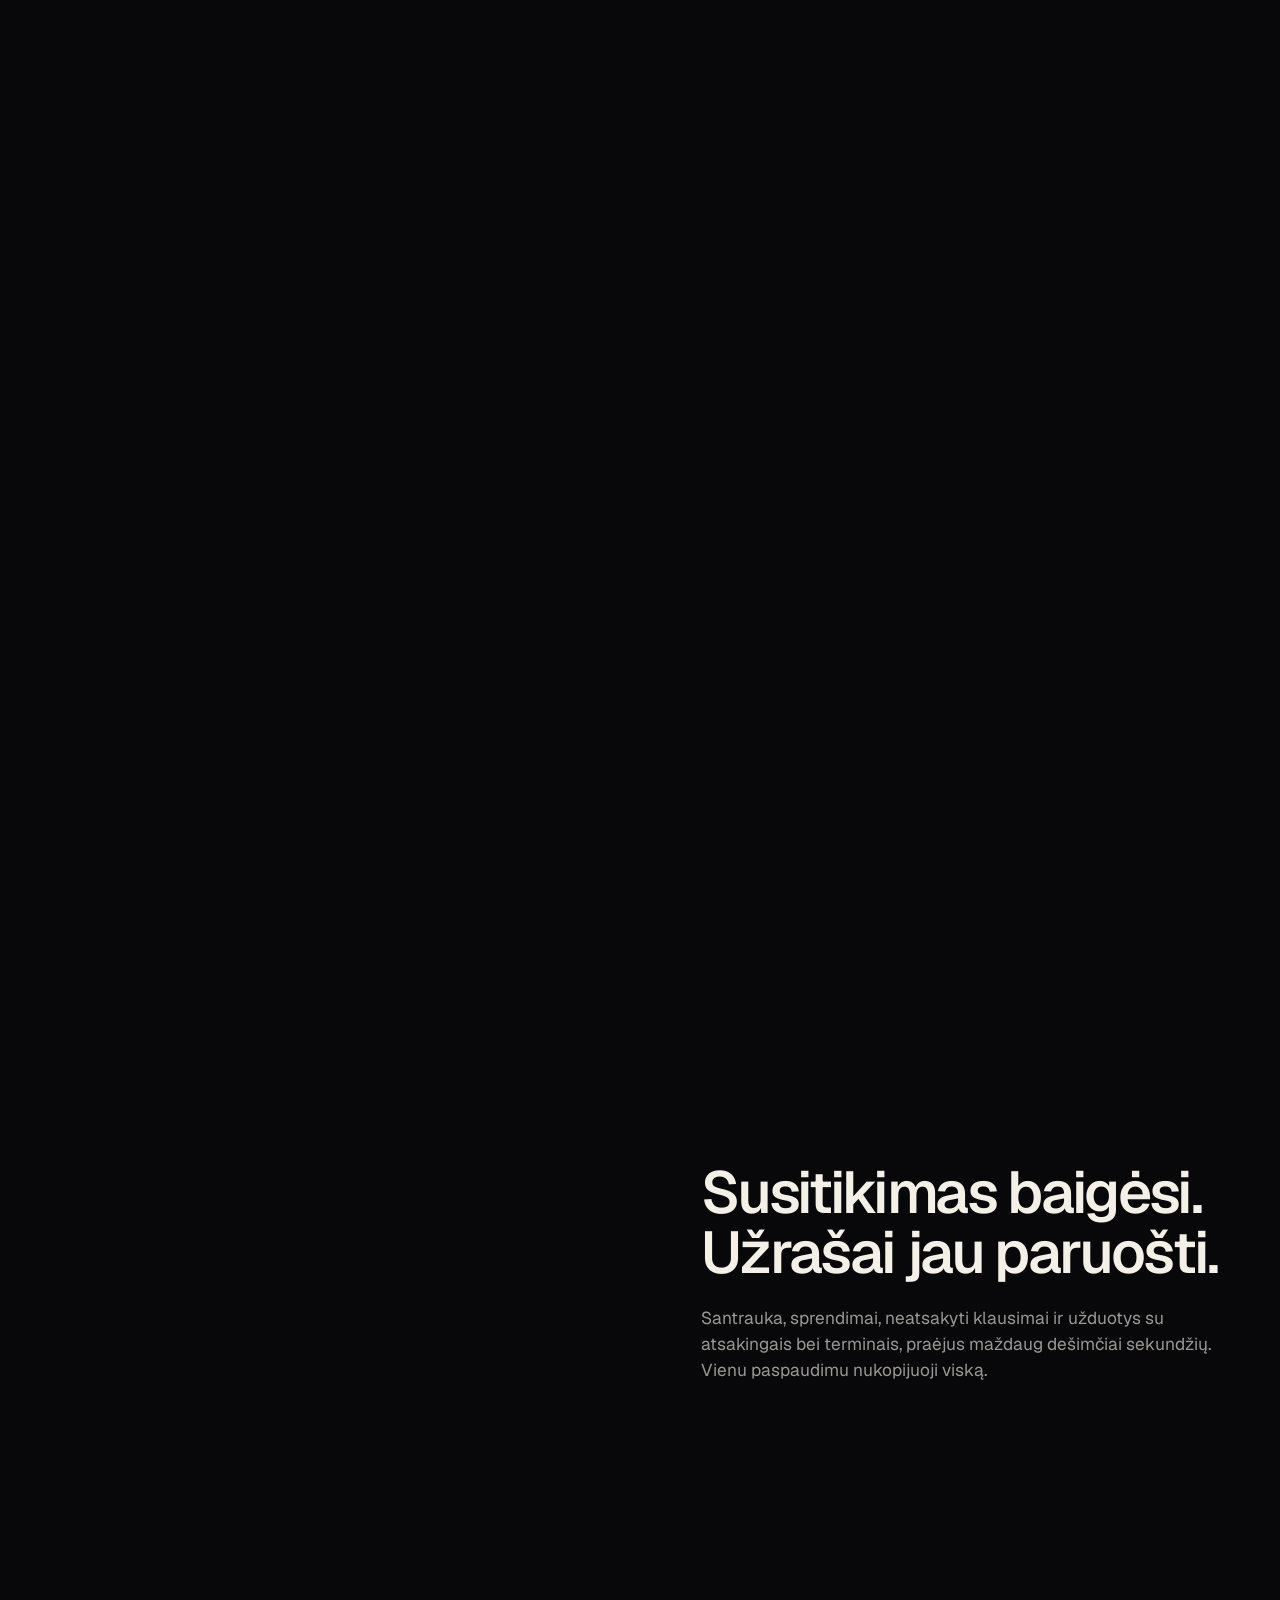
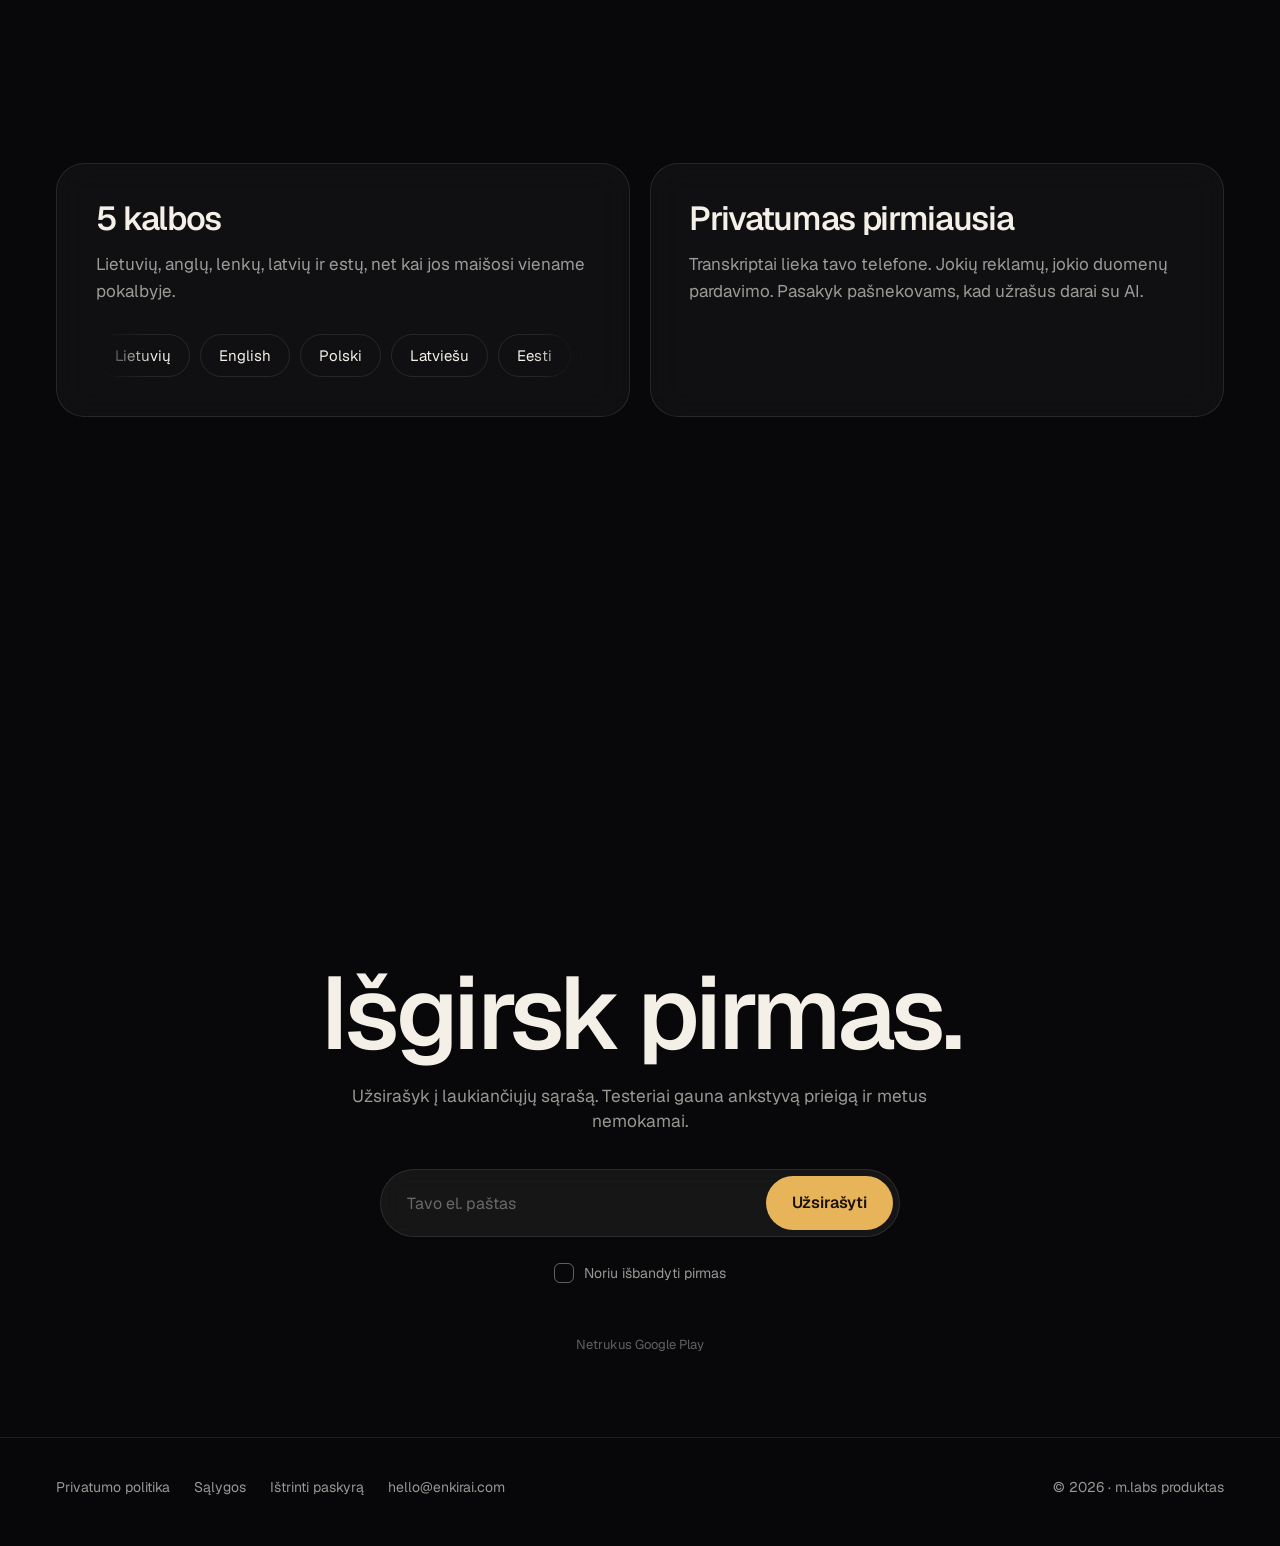
<file: lt/index.html>
<!DOCTYPE html><html lang="lt"><head><meta charset="utf-8">
<meta name="viewport" content="width=device-width,initial-scale=1"><title>Enkirai: antras protas tavo ausyje</title>
<meta name="description" content="Enkirai klauso pokalbio ir per ausinę šnabžda atsakymus bei užuominas, o po jo paruošia užrašus ir užduotis."><meta name="theme-color" content="#08080a">
<meta property="og:title" content="Enkirai: antras protas tavo ausyje"><meta property="og:description" content="Enkirai klauso pokalbio ir per ausinę šnabžda atsakymus bei užuominas, o po jo paruošia užrašus ir užduotis.">
<meta property="og:image" content="https://enkirai.com/img/og.png"><meta property="og:url" content="https://enkirai.com/lt/"><link rel="canonical" href="https://enkirai.com/lt/">
<link rel="icon" href="../img/icon.png"><link rel="alternate" hreflang="en" href="https://enkirai.com/"><link rel="alternate" hreflang="lt" href="https://enkirai.com/lt/"><link rel="alternate" hreflang="pl" href="https://enkirai.com/pl/"><link rel="alternate" hreflang="lv" href="https://enkirai.com/lv/"><link rel="alternate" hreflang="et" href="https://enkirai.com/et/">
<link rel="preload" href="../fonts/geist-latin.woff2" as="font" type="font/woff2" crossorigin>
<link rel="stylesheet" href="../site.css"></head><body>
<canvas id="world" aria-hidden="true"></canvas><div class="grain" aria-hidden="true"></div><div class="progress" aria-hidden="true"><i></i></div>
<a class="skip" href="#main">Užsirašyti</a>
<header class="top"><div class="wrap"><a class="logo" href="../lt/"><svg class="star" viewBox="0 0 24 24" aria-hidden="true"><path d="M12 0l1.5 8.4L19 5l-3.4 5.5L24 12l-8.4 1.5L19 19l-5.5-3.4L12 24l-1.5-8.4L5 19l3.4-5.5L0 12l8.4-1.5L5 5l5.5 3.4z"/></svg>Enkirai</a>
<nav class="langs" aria-label="Language"><a href="../" hreflang="en">EN</a><a class=on aria-current=page href="../lt/" hreflang="lt">LT</a><a href="../pl/" hreflang="pl">PL</a><a href="../lv/" hreflang="lv">LV</a><a href="../et/" hreflang="et">ET</a></nav><a class="btn sm" href="#join"><span>Užsirašyti</span></a></div></header>
<main id="main">

<section class="hero" data-scene="hero" aria-label="Enkirai"><div class="wrap">
 <div class="copy"><p class="eyebrow in">Gyvo pokalbio asistentas</p>
 <h1><span class="ln"><span style="--i:0">Antras protas</span></span><span class="ln"><span style="--i:1">tavo <em>ausyje.</em></span></span></h1>
 <p class="sub in" style="--i:2">Enkirai klauso susitikimo, skambučio ar derybų ir per ~1,7 sekundės pašnabžda atsakymą į ausinę. Po pokalbio užrašai ir užduotys jau paruošti.</p><div class="in" style="--i:3"><form id="w1" class="wl" novalidate><div class="row"><input type="email" name="email" required placeholder="Tavo el. paštas" autocomplete="email" aria-label="Tavo el. paštas"><button class="btn" type="submit"><span>Užsirašyti</span></button></div><label class="chk"><input type="checkbox" name="test"><span>Noriu išbandyti pirmas</span></label><div class="msg" aria-live="polite"></div></form></div><p class="soon in" style="--i:4">Netrukus Google Play</p></div>
 <div class="stage" data-stage aria-hidden="true"><div class="fb orbfb"></div><div class="whisper idle"><span class="wave"><i></i><i></i><i></i><i></i><i></i></span><span class="w-txt"></span></div></div>
</div></section>

<section class="split" data-scene="listen"><div class="wrap">
 <div class="copy"><h2>Atsakymas ausyje, kol pauzė dar nespėjo tapti nejauki.</h2><p class="lead">Enkirai išgirsta klausimą, nusprendžia, ar verta padėti, ir pašnabžda kelis žodžius į ausinę. Maždaug 1,7 sekundės nuo pradžios iki galo.</p><div class="stats"><div><b>1,7 s</b><span>nuo klausimo iki šnabždesio</span></div><div><b>5</b><span>kalbos, galima maišyti</span></div><div><b>0</b><span>ekranų, į kuriuos reikia žiūrėti</span></div></div></div>
 <div class="stage" data-stage><img class="fb" src="../img/lt-hero.webp" alt="Atsakymai į ausį" width="720" height="1560" loading="lazy" decoding="async"></div>
</div></section>

<div class="marq" aria-hidden="true"><div class="track"><span>Klauso</span><i></i><span>Galvoja</span><i></i><span>Šnabžda</span><i></i><span>Klauso</span><i></i><span>Galvoja</span><i></i><span>Šnabžda</span><i></i><span>Klauso</span><i></i><span>Galvoja</span><i></i><span>Šnabžda</span><i></i><span>Klauso</span><i></i><span>Galvoja</span><i></i><span>Šnabžda</span><i></i><span>Klauso</span><i></i><span>Galvoja</span><i></i><span>Šnabžda</span><i></i><span>Klauso</span><i></i><span>Galvoja</span><i></i><span>Šnabžda</span><i></i></div></div>

<section class="stmt" data-scene="stmt" aria-label="Jie užduoda sunkų klausimą. Tu jau žinai atsakymą, ir niekas nemato, kad tikrinai."><div class="stick" data-stage><div class="wrap"><p id="st" aria-hidden="true"><span class="w">Jie</span> <span class="w">užduoda</span> <span class="w">sunkų</span> <span class="w">klausimą.</span> <span class="w">Tu</span> <span class="w">jau</span> <span class="w">žinai</span> <span class="w">atsakymą,</span> <span class="w">ir</span> <span class="w">niekas</span> <span class="w g">nemato,</span> <span class="w g">kad</span> <span class="w g">tikrinai.</span></p></div></div></section>

<section class="feat" data-scene="feat"><div class="stick"><div class="wrap">
 <div class="copy"><h2>Ką Enkirai daro už tave</h2><ol class="steps"><li><button type="button" data-step="0"><span class="n">01</span><span class="t"><b>Atsakymai į ausį</b><span>Kas nors paklausia klausimo, kainos ar fakto. Trumpas atsakymas tavo ausyje, kol pauzė dar nespėjo tapti nejauki.</span></span></button></li><li><button type="button" data-step="1"><span class="n">02</span><span class="t"><b>Užuominos, ne scenarijai</b><span>Kai klausia apie tavo kainą ar patirtį, gauni kryptį iš tavo konteksto, keliais žodžiais.</span></span></button></li><li><button type="button" data-step="2"><span class="n">03</span><span class="t"><b>Suranda už tave</b><span>Dukart bakstelk ausinę ir Enkirai ieško internete, kontaktuose ar kalendoriuje.</span></span></button></li><li><button type="button" data-step="3"><span class="n">04</span><span class="t"><b>Užrašai per 10 sekundžių</b><span>Santrauka, sprendimai, užduotys su atsakingais ir terminais. Viską nukopijuoji vienu paspaudimu.</span></span></button></li></ol></div>
 <div class="stage" data-stage><img class="fb" src="../img/lt-2.webp" alt="Užuominos, ne scenarijai" width="720" height="1560" loading="lazy" decoding="async"></div>
</div></div></section>

<section class="split rev" data-scene="notes"><div class="wrap">
 <div class="copy"><h2>Susitikimas baigėsi. Užrašai jau paruošti.</h2><p class="lead">Santrauka, sprendimai, neatsakyti klausimai ir užduotys su atsakingais bei terminais, praėjus maždaug dešimčiai sekundžių. Vienu paspaudimu nukopijuoji viską.</p></div>
 <div class="stage" data-stage><img class="fb" src="../img/lt-4.webp" alt="Užrašai per 10 sekundžių" width="720" height="1560" loading="lazy" decoding="async"></div>
</div></section>

<section class="band"><div class="wrap">
 <div class="card"><h3>5 kalbos</h3><p>Lietuvių, anglų, lenkų, latvių ir estų, net kai jos maišosi viename pokalbyje.</p><div class="lmarq" aria-hidden="true"><div><span>Lietuvių</span><span>English</span><span>Polski</span><span>Latviešu</span><span>Eesti</span><span>Lietuvių</span><span>English</span><span>Polski</span><span>Latviešu</span><span>Eesti</span><span>Lietuvių</span><span>English</span><span>Polski</span><span>Latviešu</span><span>Eesti</span><span>Lietuvių</span><span>English</span><span>Polski</span><span>Latviešu</span><span>Eesti</span></div></div></div>
 <div class="card"><h3>Privatumas pirmiausia</h3><p>Transkriptai lieka tavo telefone. Jokių reklamų, jokio duomenų pardavimo. Pasakyk pašnekovams, kad užrašus darai su AI.</p></div>
</div></section>

<section class="close" id="join" data-scene="close"><div class="stage" data-stage aria-hidden="true"><div class="fb orbfb"></div></div><div class="wrap">
 <h2>Išgirsk pirmas.</h2><p class="lead">Užsirašyk į laukiančiųjų sąrašą. Testeriai gauna ankstyvą prieigą ir metus nemokamai.</p><form id="w2" class="wl" novalidate><div class="row"><input type="email" name="email" required placeholder="Tavo el. paštas" autocomplete="email" aria-label="Tavo el. paštas"><button class="btn" type="submit"><span>Užsirašyti</span></button></div><label class="chk"><input type="checkbox" name="test"><span>Noriu išbandyti pirmas</span></label><div class="msg" aria-live="polite"></div></form><p class="soon">Netrukus Google Play</p>
</div></section>
</main>
<footer><div class="wrap"><div class="fl"><a href="https://enkirai.com/lt/privacy/">Privatumo politika</a><a href="https://enkirai.com/lt/terms/">Sąlygos</a><a href="https://enkirai.com/lt/delete/">Ištrinti paskyrą</a><a href="mailto:hello@enkirai.com">hello@enkirai.com</a><span class="mail">hello@enkirai.com</span></div><div>© 2026 · m.labs produktas</div></div></footer>
<script>window.ENK={"lang": "lt", "ok": "Esi sąraše. Parašysim, kai bus paruošta.", "dup": "Tu jau esi sąraše.", "err": "Kažkas nepavyko. Pabandyk dar kartą.", "ear": ["Dubajuje dabar 19:43", "Sakyk 8,20 €, nuolaida nuo 300 m²", "Ketvirtadienį, jei patvirtins šiandien"], "screens": ["../img/lt-hero.webp", "../img/lt-2.webp", "../img/lt-3.webp", "../img/lt-4.webp", "../img/lt-5.webp"]}</script><script type="module" src="../assets/site.js"></script></body></html>
</file>
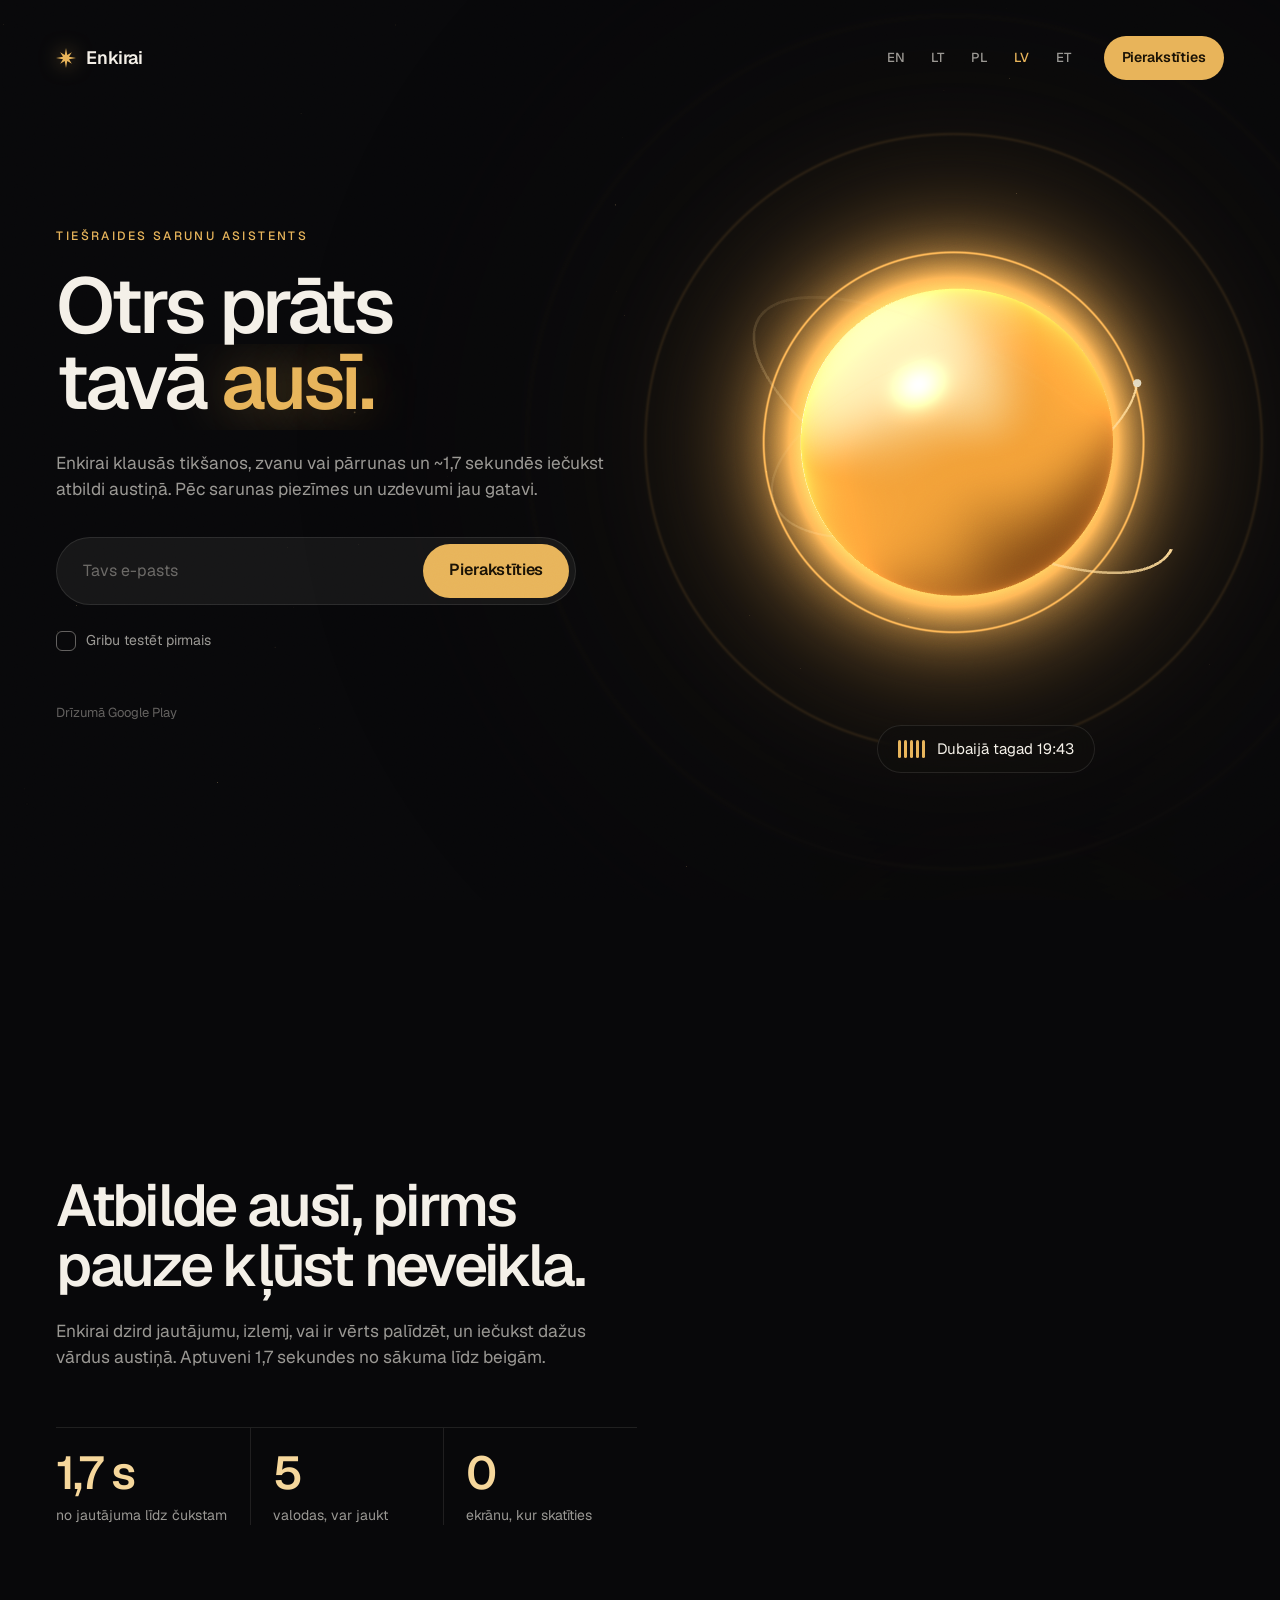
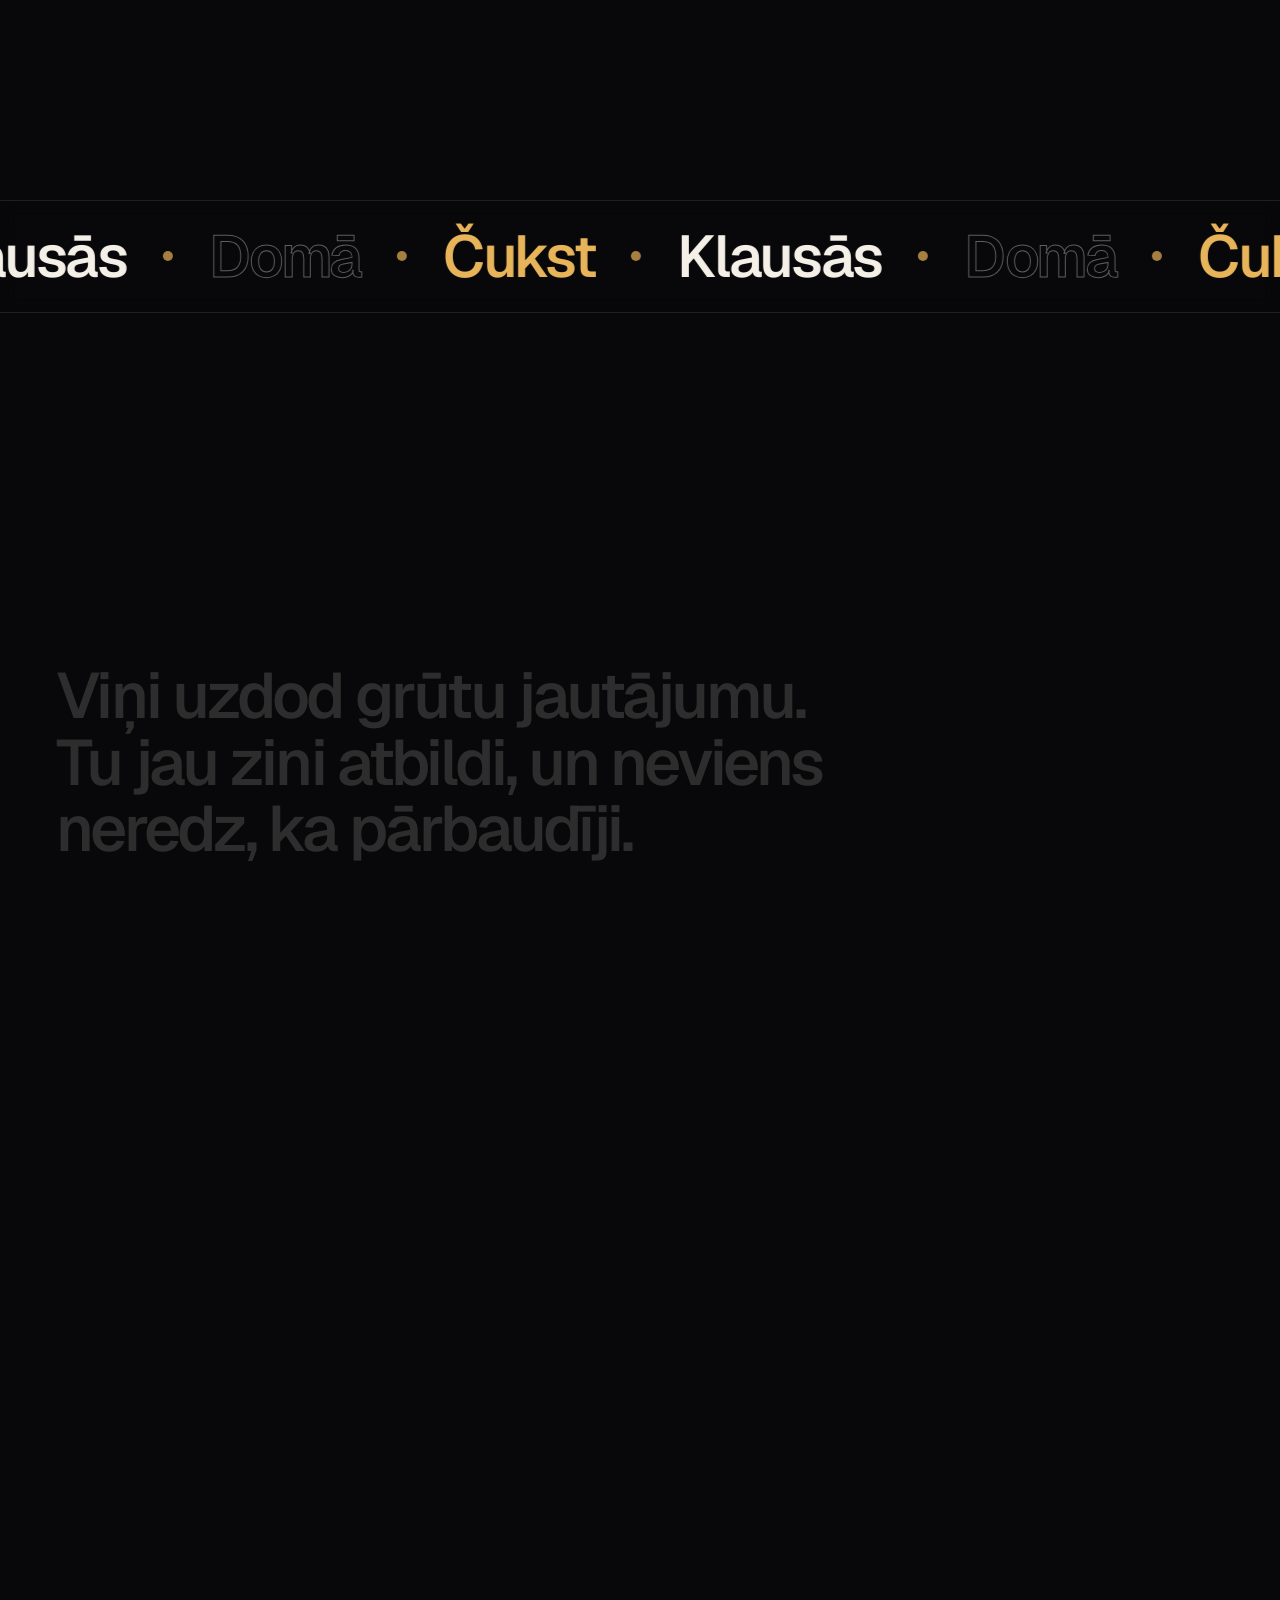
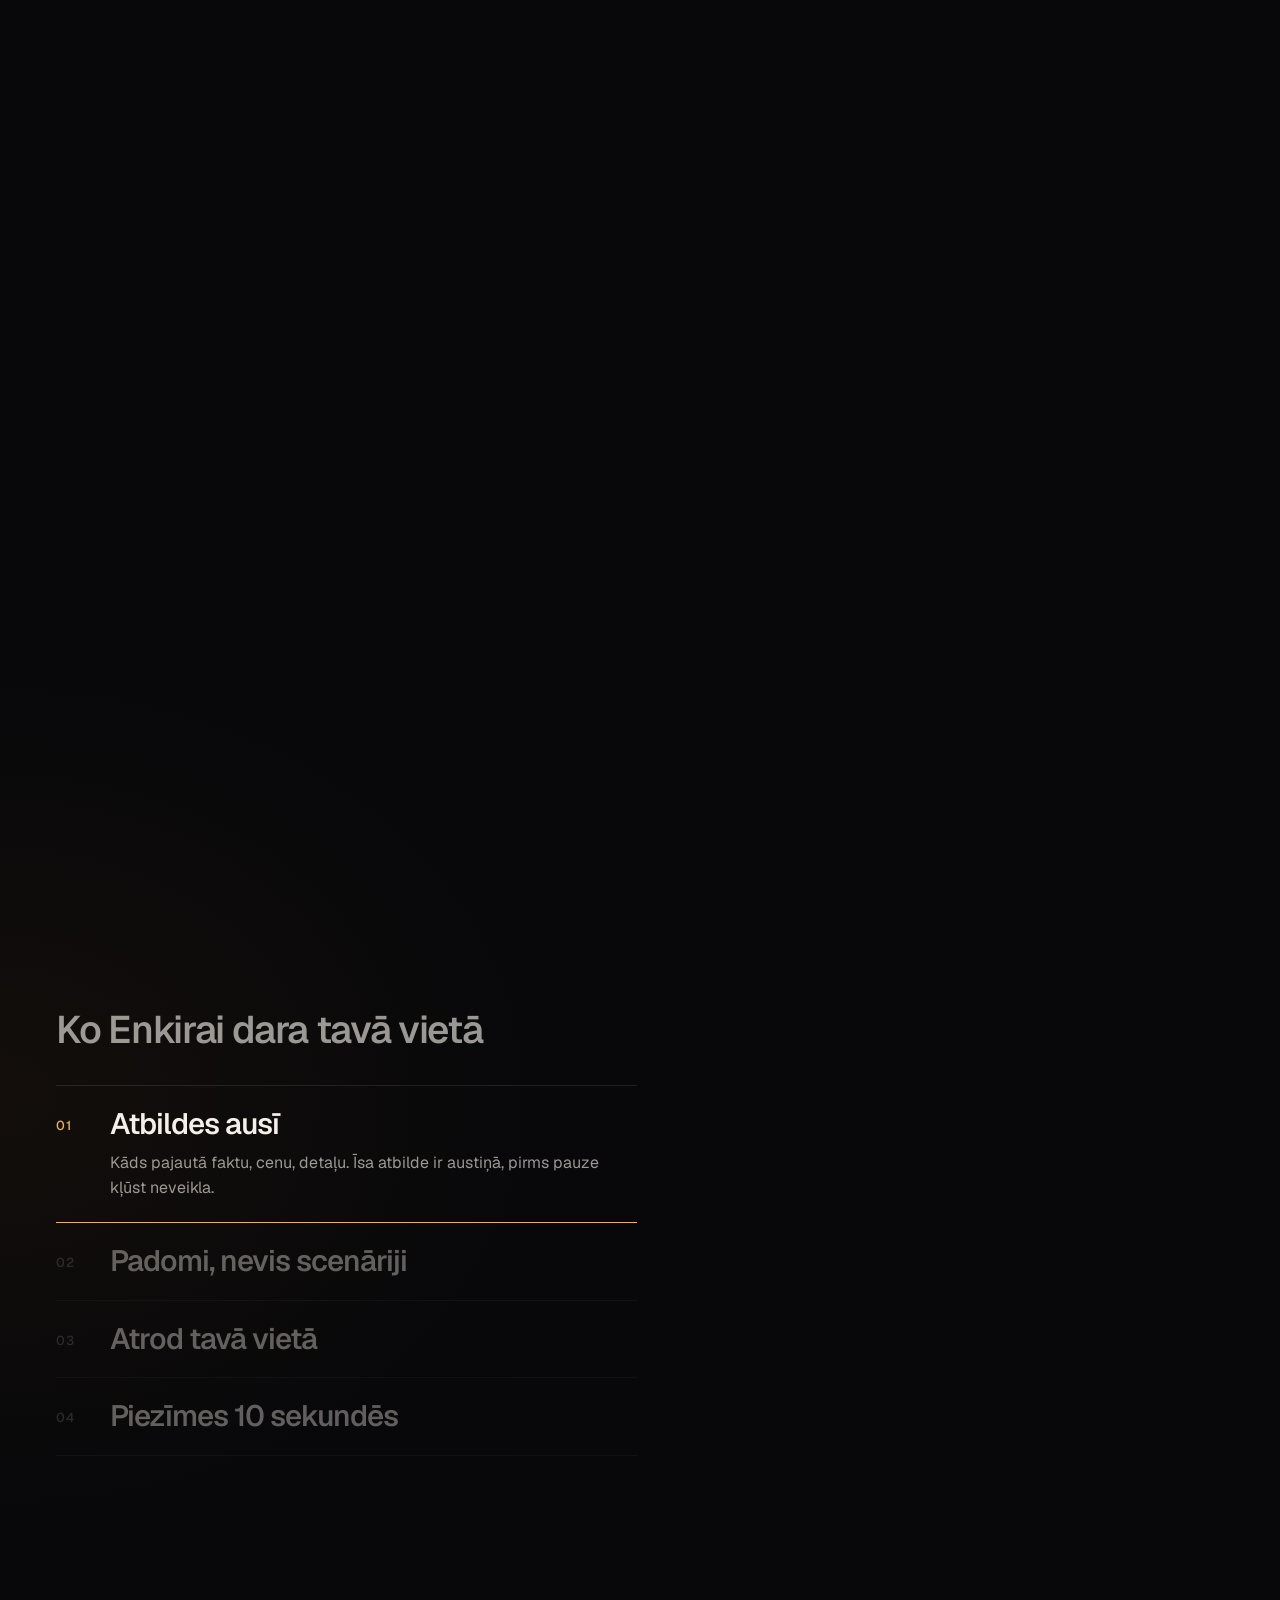
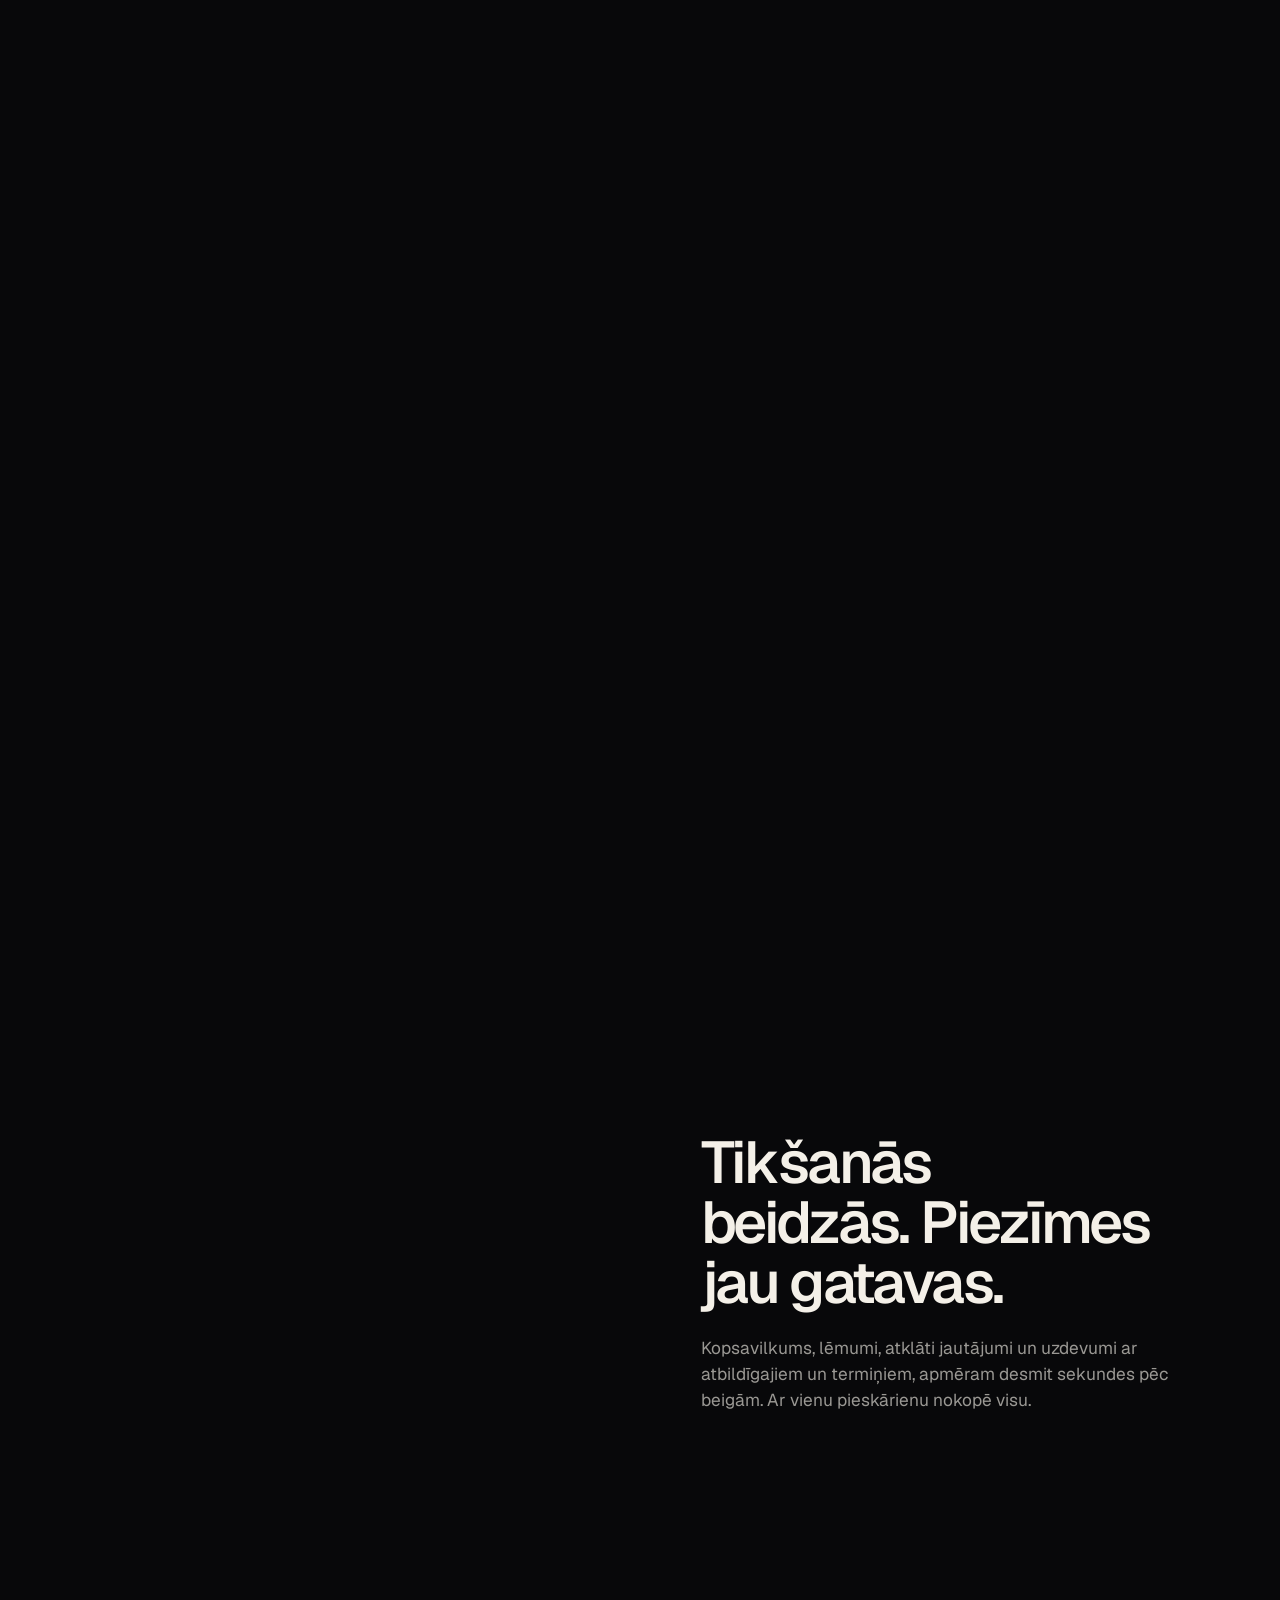
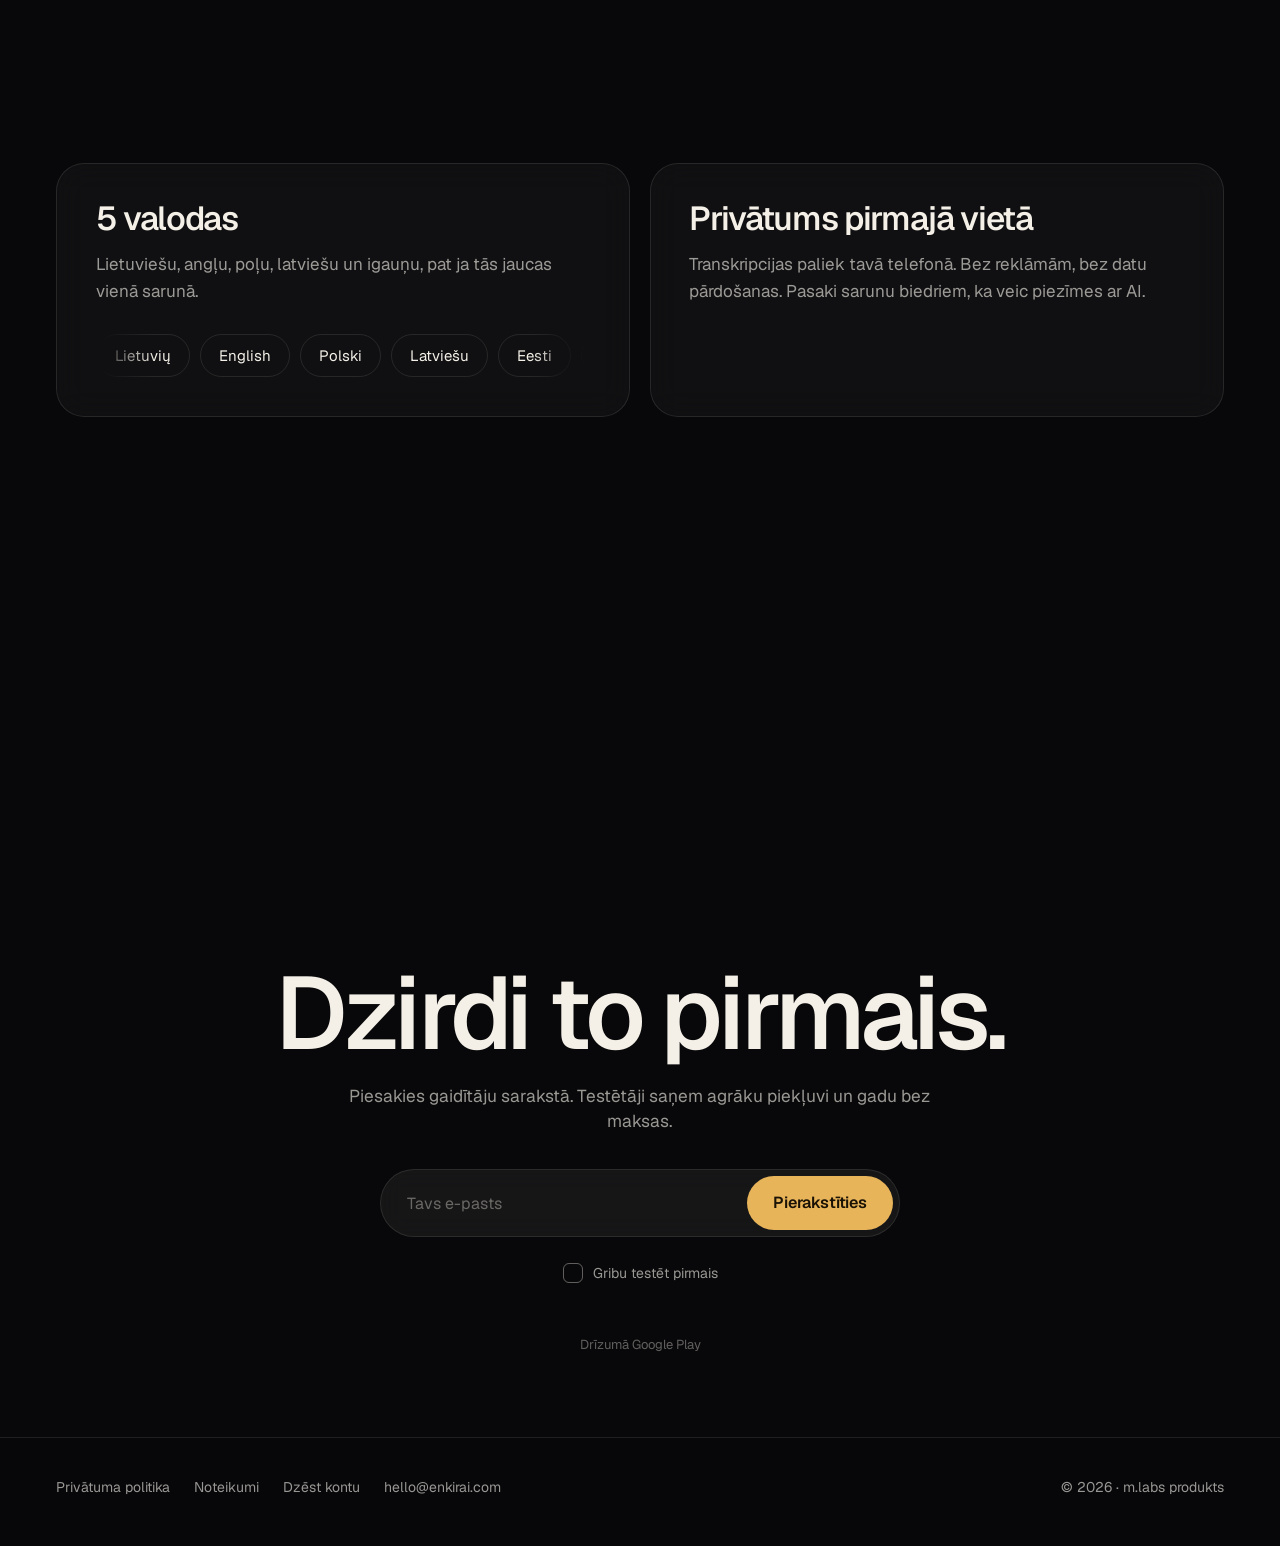
<file: lv/index.html>
<!DOCTYPE html><html lang="lv"><head><meta charset="utf-8">
<meta name="viewport" content="width=device-width,initial-scale=1"><title>Enkirai: otrs prāts tavā ausī</title>
<meta name="description" content="Enkirai klausās sarunu un čukst atbildes un padomus austiņā, pēc tam sagatavo piezīmes un uzdevumus."><meta name="theme-color" content="#08080a">
<meta property="og:title" content="Enkirai: otrs prāts tavā ausī"><meta property="og:description" content="Enkirai klausās sarunu un čukst atbildes un padomus austiņā, pēc tam sagatavo piezīmes un uzdevumus.">
<meta property="og:image" content="https://enkirai.com/img/og.png"><meta property="og:url" content="https://enkirai.com/lv/"><link rel="canonical" href="https://enkirai.com/lv/">
<link rel="icon" href="../img/icon.png"><link rel="alternate" hreflang="en" href="https://enkirai.com/"><link rel="alternate" hreflang="lt" href="https://enkirai.com/lt/"><link rel="alternate" hreflang="pl" href="https://enkirai.com/pl/"><link rel="alternate" hreflang="lv" href="https://enkirai.com/lv/"><link rel="alternate" hreflang="et" href="https://enkirai.com/et/">
<link rel="preload" href="../fonts/geist-latin.woff2" as="font" type="font/woff2" crossorigin>
<link rel="stylesheet" href="../site.css"></head><body>
<canvas id="world" aria-hidden="true"></canvas><div class="grain" aria-hidden="true"></div><div class="progress" aria-hidden="true"><i></i></div>
<a class="skip" href="#main">Pierakstīties</a>
<header class="top"><div class="wrap"><a class="logo" href="../lv/"><svg class="star" viewBox="0 0 24 24" aria-hidden="true"><path d="M12 0l1.5 8.4L19 5l-3.4 5.5L24 12l-8.4 1.5L19 19l-5.5-3.4L12 24l-1.5-8.4L5 19l3.4-5.5L0 12l8.4-1.5L5 5l5.5 3.4z"/></svg>Enkirai</a>
<nav class="langs" aria-label="Language"><a href="../" hreflang="en">EN</a><a href="../lt/" hreflang="lt">LT</a><a href="../pl/" hreflang="pl">PL</a><a class=on aria-current=page href="../lv/" hreflang="lv">LV</a><a href="../et/" hreflang="et">ET</a></nav><a class="btn sm" href="#join"><span>Pierakstīties</span></a></div></header>
<main id="main">

<section class="hero" data-scene="hero" aria-label="Enkirai"><div class="wrap">
 <div class="copy"><p class="eyebrow in">Tiešraides sarunu asistents</p>
 <h1><span class="ln"><span style="--i:0">Otrs prāts</span></span><span class="ln"><span style="--i:1">tavā <em>ausī.</em></span></span></h1>
 <p class="sub in" style="--i:2">Enkirai klausās tikšanos, zvanu vai pārrunas un ~1,7 sekundēs iečukst atbildi austiņā. Pēc sarunas piezīmes un uzdevumi jau gatavi.</p><div class="in" style="--i:3"><form id="w1" class="wl" novalidate><div class="row"><input type="email" name="email" required placeholder="Tavs e-pasts" autocomplete="email" aria-label="Tavs e-pasts"><button class="btn" type="submit"><span>Pierakstīties</span></button></div><label class="chk"><input type="checkbox" name="test"><span>Gribu testēt pirmais</span></label><div class="msg" aria-live="polite"></div></form></div><p class="soon in" style="--i:4">Drīzumā Google Play</p></div>
 <div class="stage" data-stage aria-hidden="true"><div class="fb orbfb"></div><div class="whisper idle"><span class="wave"><i></i><i></i><i></i><i></i><i></i></span><span class="w-txt"></span></div></div>
</div></section>

<section class="split" data-scene="listen"><div class="wrap">
 <div class="copy"><h2>Atbilde ausī, pirms pauze kļūst neveikla.</h2><p class="lead">Enkirai dzird jautājumu, izlemj, vai ir vērts palīdzēt, un iečukst dažus vārdus austiņā. Aptuveni 1,7 sekundes no sākuma līdz beigām.</p><div class="stats"><div><b>1,7 s</b><span>no jautājuma līdz čukstam</span></div><div><b>5</b><span>valodas, var jaukt</span></div><div><b>0</b><span>ekrānu, kur skatīties</span></div></div></div>
 <div class="stage" data-stage><img class="fb" src="../img/lv-hero.webp" alt="Atbildes ausī" width="720" height="1560" loading="lazy" decoding="async"></div>
</div></section>

<div class="marq" aria-hidden="true"><div class="track"><span>Klausās</span><i></i><span>Domā</span><i></i><span>Čukst</span><i></i><span>Klausās</span><i></i><span>Domā</span><i></i><span>Čukst</span><i></i><span>Klausās</span><i></i><span>Domā</span><i></i><span>Čukst</span><i></i><span>Klausās</span><i></i><span>Domā</span><i></i><span>Čukst</span><i></i><span>Klausās</span><i></i><span>Domā</span><i></i><span>Čukst</span><i></i><span>Klausās</span><i></i><span>Domā</span><i></i><span>Čukst</span><i></i></div></div>

<section class="stmt" data-scene="stmt" aria-label="Viņi uzdod grūtu jautājumu. Tu jau zini atbildi, un neviens neredz, ka pārbaudīji."><div class="stick" data-stage><div class="wrap"><p id="st" aria-hidden="true"><span class="w">Viņi</span> <span class="w">uzdod</span> <span class="w">grūtu</span> <span class="w">jautājumu.</span> <span class="w">Tu</span> <span class="w">jau</span> <span class="w">zini</span> <span class="w">atbildi,</span> <span class="w">un</span> <span class="w">neviens</span> <span class="w g">neredz,</span> <span class="w g">ka</span> <span class="w g">pārbaudīji.</span></p></div></div></section>

<section class="feat" data-scene="feat"><div class="stick"><div class="wrap">
 <div class="copy"><h2>Ko Enkirai dara tavā vietā</h2><ol class="steps"><li><button type="button" data-step="0"><span class="n">01</span><span class="t"><b>Atbildes ausī</b><span>Kāds pajautā faktu, cenu, detaļu. Īsa atbilde ir austiņā, pirms pauze kļūst neveikla.</span></span></button></li><li><button type="button" data-step="1"><span class="n">02</span><span class="t"><b>Padomi, nevis scenāriji</b><span>Kad jautā par tavu cenu vai pieredzi, saņem virzienu no sava konteksta, dažos vārdos.</span></span></button></li><li><button type="button" data-step="2"><span class="n">03</span><span class="t"><b>Atrod tavā vietā</b><span>Divreiz pieskaries austiņai, un Enkirai meklē internetā, kontaktos vai kalendārā.</span></span></button></li><li><button type="button" data-step="3"><span class="n">04</span><span class="t"><b>Piezīmes 10 sekundēs</b><span>Kopsavilkums, lēmumi, uzdevumi ar atbildīgajiem un termiņiem. Visu nokopē ar vienu pieskārienu.</span></span></button></li></ol></div>
 <div class="stage" data-stage><img class="fb" src="../img/lv-2.webp" alt="Padomi, nevis scenāriji" width="720" height="1560" loading="lazy" decoding="async"></div>
</div></div></section>

<section class="split rev" data-scene="notes"><div class="wrap">
 <div class="copy"><h2>Tikšanās beidzās. Piezīmes jau gatavas.</h2><p class="lead">Kopsavilkums, lēmumi, atklāti jautājumi un uzdevumi ar atbildīgajiem un termiņiem, apmēram desmit sekundes pēc beigām. Ar vienu pieskārienu nokopē visu.</p></div>
 <div class="stage" data-stage><img class="fb" src="../img/lv-4.webp" alt="Piezīmes 10 sekundēs" width="720" height="1560" loading="lazy" decoding="async"></div>
</div></section>

<section class="band"><div class="wrap">
 <div class="card"><h3>5 valodas</h3><p>Lietuviešu, angļu, poļu, latviešu un igauņu, pat ja tās jaucas vienā sarunā.</p><div class="lmarq" aria-hidden="true"><div><span>Lietuvių</span><span>English</span><span>Polski</span><span>Latviešu</span><span>Eesti</span><span>Lietuvių</span><span>English</span><span>Polski</span><span>Latviešu</span><span>Eesti</span><span>Lietuvių</span><span>English</span><span>Polski</span><span>Latviešu</span><span>Eesti</span><span>Lietuvių</span><span>English</span><span>Polski</span><span>Latviešu</span><span>Eesti</span></div></div></div>
 <div class="card"><h3>Privātums pirmajā vietā</h3><p>Transkripcijas paliek tavā telefonā. Bez reklāmām, bez datu pārdošanas. Pasaki sarunu biedriem, ka veic piezīmes ar AI.</p></div>
</div></section>

<section class="close" id="join" data-scene="close"><div class="stage" data-stage aria-hidden="true"><div class="fb orbfb"></div></div><div class="wrap">
 <h2>Dzirdi to pirmais.</h2><p class="lead">Piesakies gaidītāju sarakstā. Testētāji saņem agrāku piekļuvi un gadu bez maksas.</p><form id="w2" class="wl" novalidate><div class="row"><input type="email" name="email" required placeholder="Tavs e-pasts" autocomplete="email" aria-label="Tavs e-pasts"><button class="btn" type="submit"><span>Pierakstīties</span></button></div><label class="chk"><input type="checkbox" name="test"><span>Gribu testēt pirmais</span></label><div class="msg" aria-live="polite"></div></form><p class="soon">Drīzumā Google Play</p>
</div></section>
</main>
<footer><div class="wrap"><div class="fl"><a href="https://enkirai.com/privacy/">Privātuma politika</a><a href="https://enkirai.com/terms/">Noteikumi</a><a href="https://enkirai.com/delete/">Dzēst kontu</a><a href="mailto:hello@enkirai.com">hello@enkirai.com</a><span class="mail">hello@enkirai.com</span></div><div>© 2026 · m.labs produkts</div></div></footer>
<script>window.ENK={"lang": "lv", "ok": "Tu esi sarakstā. Uzrakstīsim, kad būs gatavs.", "dup": "Tu jau esi sarakstā.", "err": "Kaut kas nogāja greizi. Mēģini vēlreiz.", "ear": ["Dubaijā tagad 19:43", "Saki 8,20 €, atlaide no 300 m²", "Ceturtdien, ja apstiprinās šodien"], "screens": ["../img/lv-hero.webp", "../img/lv-2.webp", "../img/lv-3.webp", "../img/lv-4.webp", "../img/lv-5.webp"]}</script><script type="module" src="../assets/site.js"></script></body></html>
</file>
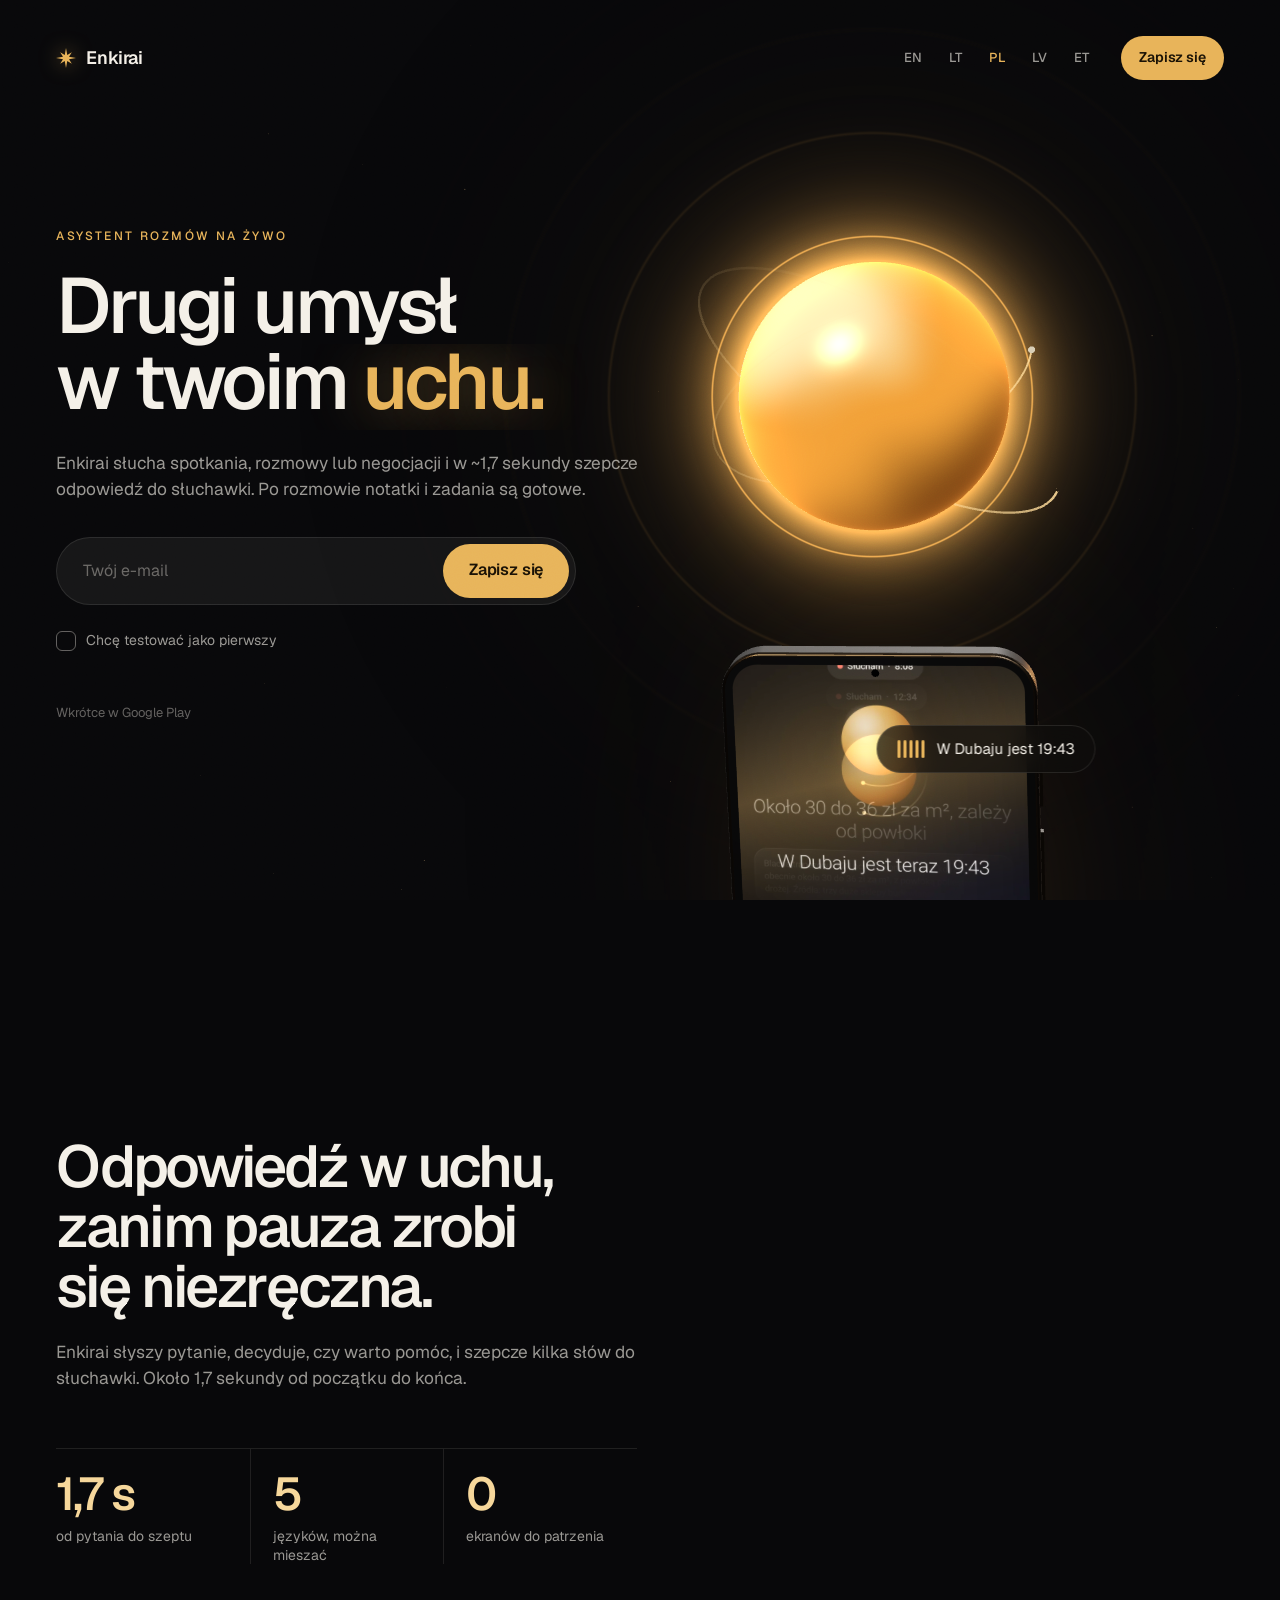
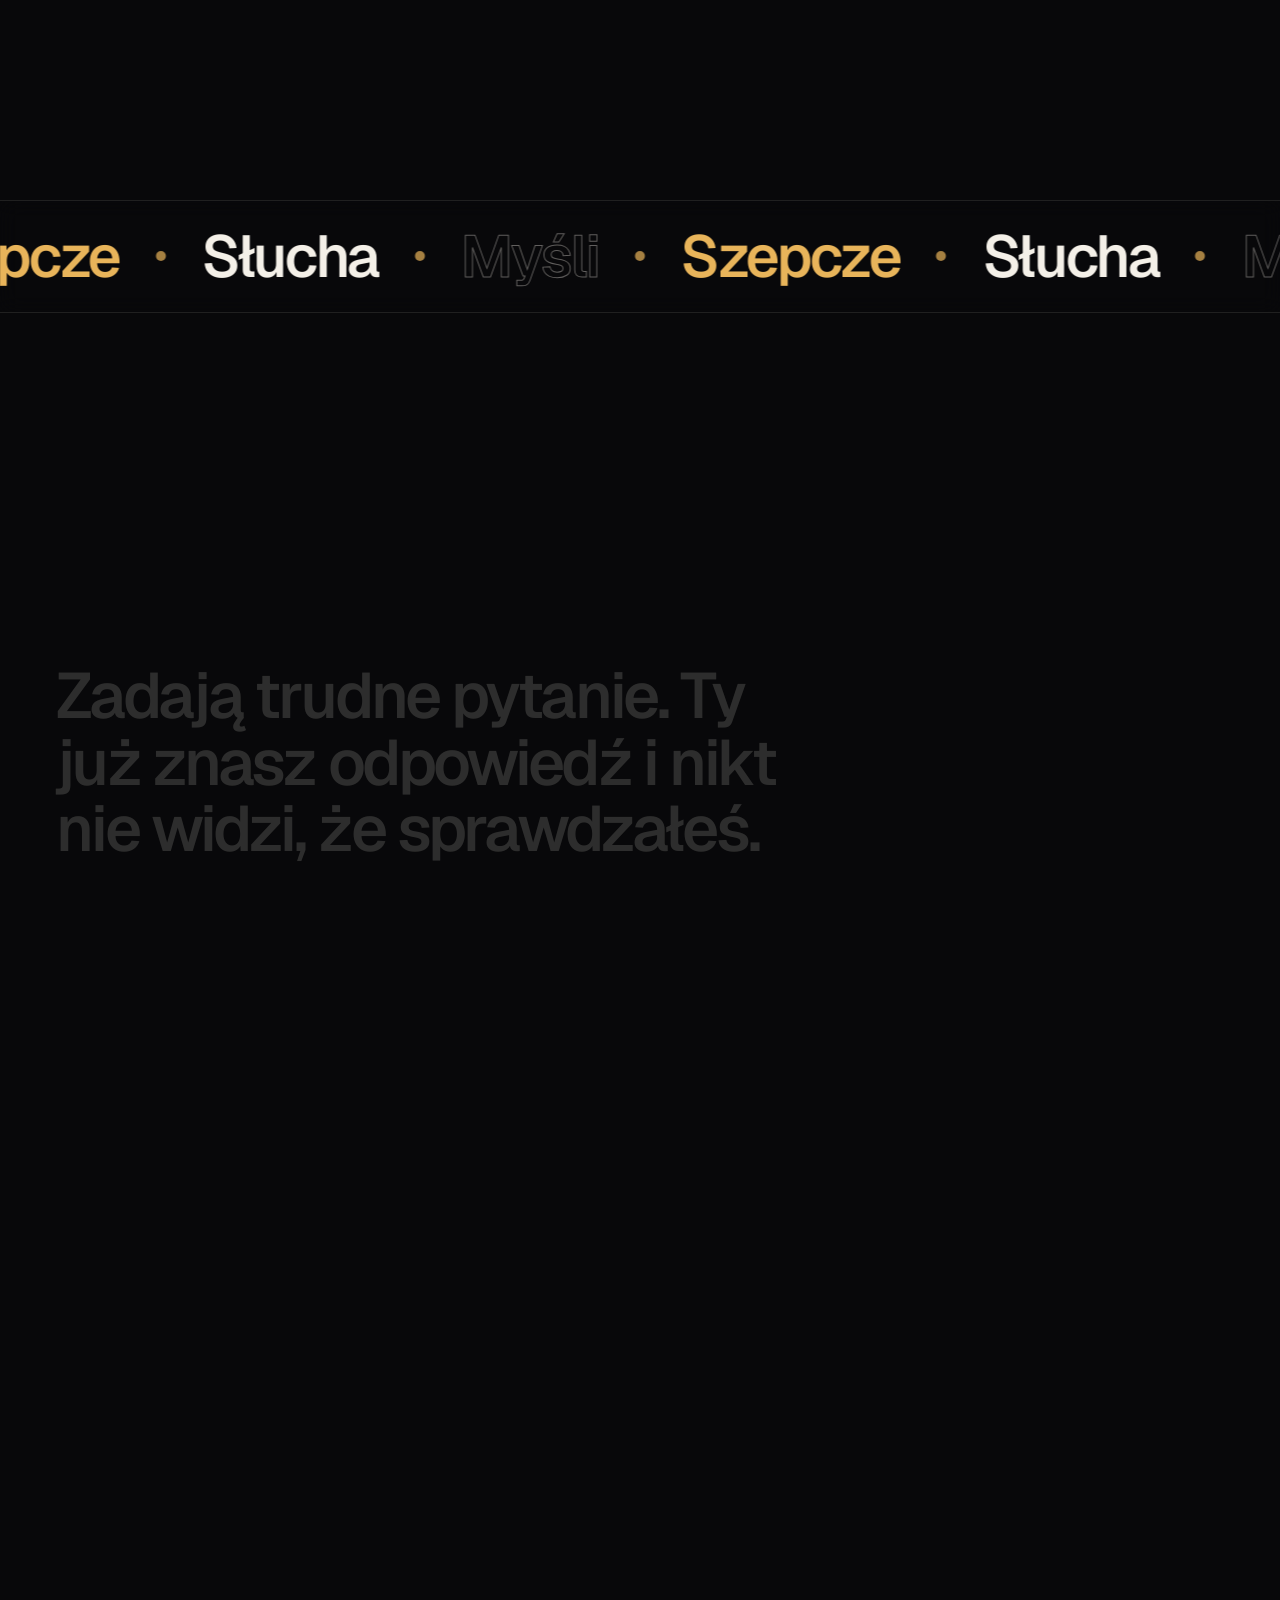
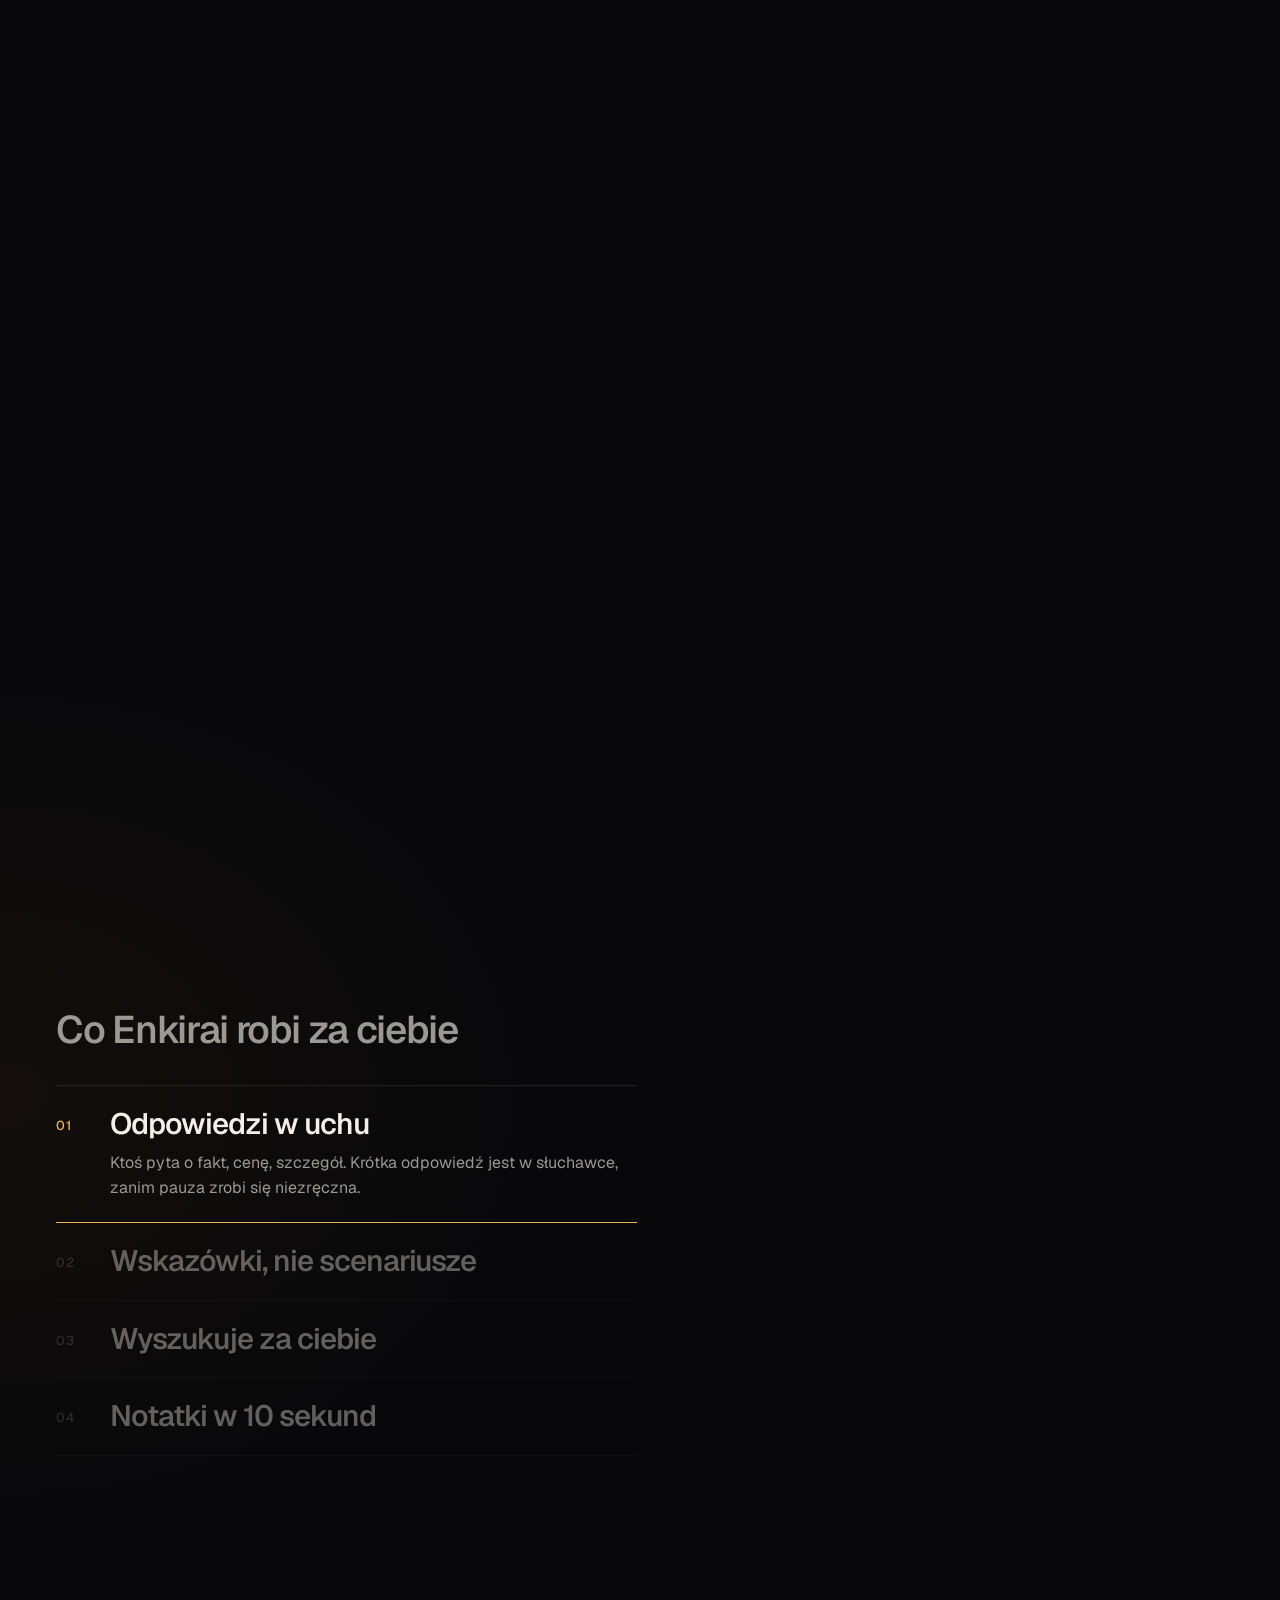
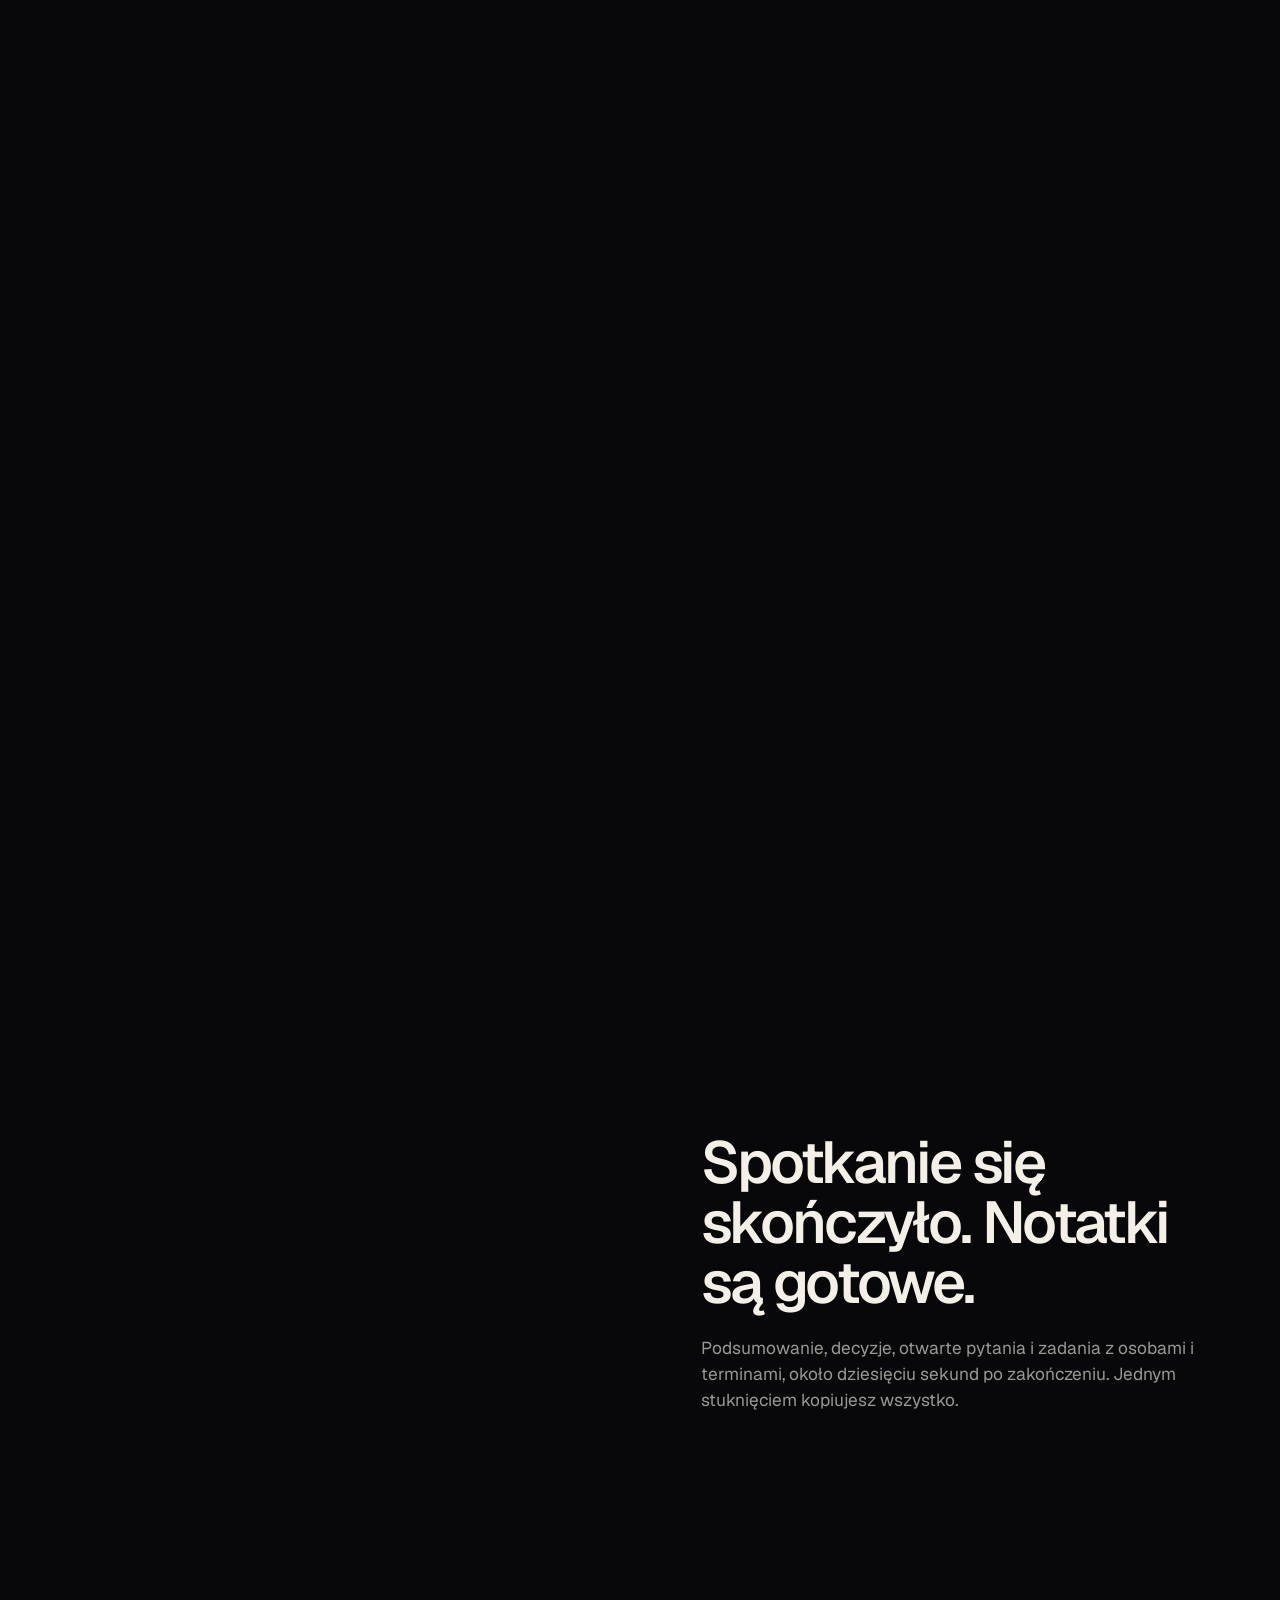
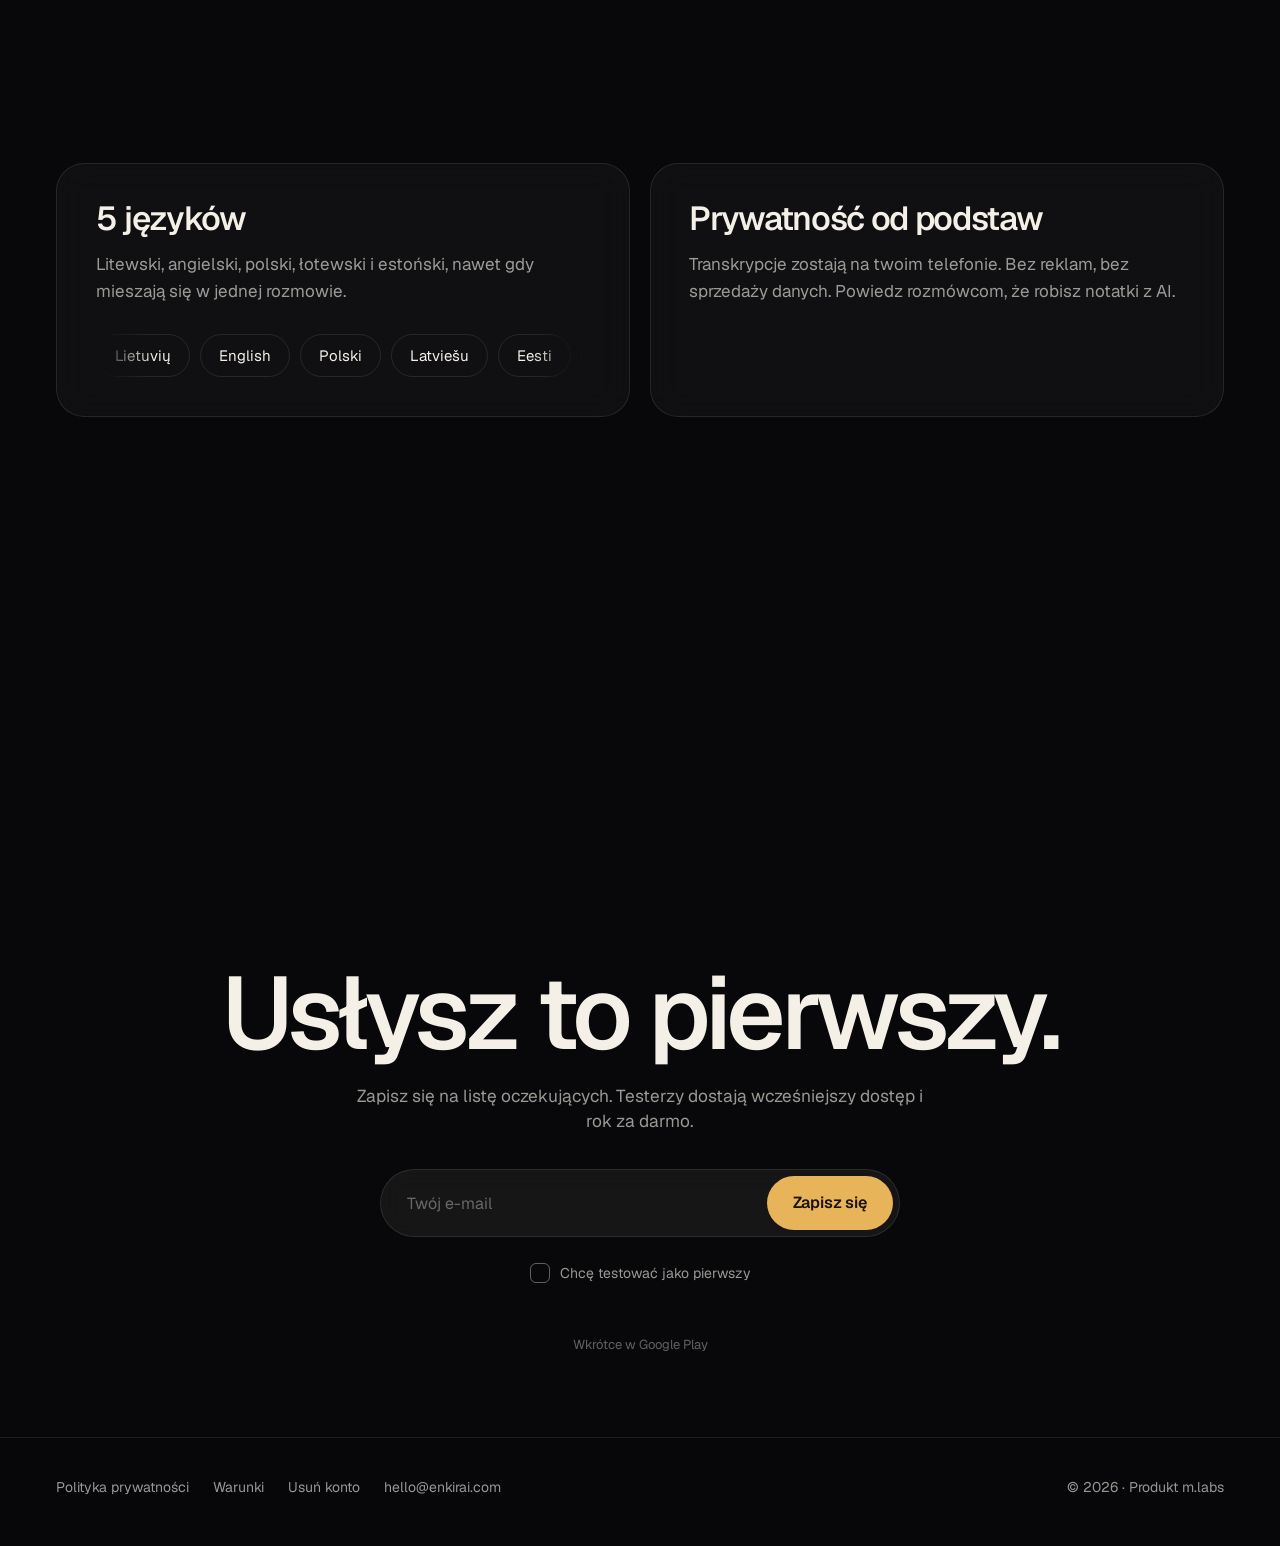
<file: pl/index.html>
<!DOCTYPE html><html lang="pl"><head><meta charset="utf-8">
<meta name="viewport" content="width=device-width,initial-scale=1"><title>Enkirai: drugi umysł w twoim uchu</title>
<meta name="description" content="Enkirai słucha rozmowy i szepcze odpowiedzi oraz wskazówki do słuchawki, a potem przygotowuje notatki i zadania."><meta name="theme-color" content="#08080a">
<meta property="og:title" content="Enkirai: drugi umysł w twoim uchu"><meta property="og:description" content="Enkirai słucha rozmowy i szepcze odpowiedzi oraz wskazówki do słuchawki, a potem przygotowuje notatki i zadania.">
<meta property="og:image" content="https://enkirai.com/img/og.png"><meta property="og:url" content="https://enkirai.com/pl/"><link rel="canonical" href="https://enkirai.com/pl/">
<link rel="icon" href="../img/icon.png"><link rel="alternate" hreflang="en" href="https://enkirai.com/"><link rel="alternate" hreflang="lt" href="https://enkirai.com/lt/"><link rel="alternate" hreflang="pl" href="https://enkirai.com/pl/"><link rel="alternate" hreflang="lv" href="https://enkirai.com/lv/"><link rel="alternate" hreflang="et" href="https://enkirai.com/et/">
<link rel="preload" href="../fonts/geist-latin.woff2" as="font" type="font/woff2" crossorigin>
<link rel="stylesheet" href="../site.css"></head><body>
<canvas id="world" aria-hidden="true"></canvas><div class="grain" aria-hidden="true"></div><div class="progress" aria-hidden="true"><i></i></div>
<a class="skip" href="#main">Zapisz się</a>
<header class="top"><div class="wrap"><a class="logo" href="../pl/"><svg class="star" viewBox="0 0 24 24" aria-hidden="true"><path d="M12 0l1.5 8.4L19 5l-3.4 5.5L24 12l-8.4 1.5L19 19l-5.5-3.4L12 24l-1.5-8.4L5 19l3.4-5.5L0 12l8.4-1.5L5 5l5.5 3.4z"/></svg>Enkirai</a>
<nav class="langs" aria-label="Language"><a href="../" hreflang="en">EN</a><a href="../lt/" hreflang="lt">LT</a><a class=on aria-current=page href="../pl/" hreflang="pl">PL</a><a href="../lv/" hreflang="lv">LV</a><a href="../et/" hreflang="et">ET</a></nav><a class="btn sm" href="#join"><span>Zapisz się</span></a></div></header>
<main id="main">

<section class="hero" data-scene="hero" aria-label="Enkirai"><div class="wrap">
 <div class="copy"><p class="eyebrow in">Asystent rozmów na żywo</p>
 <h1><span class="ln"><span style="--i:0">Drugi umysł</span></span><span class="ln"><span style="--i:1">w twoim <em>uchu.</em></span></span></h1>
 <p class="sub in" style="--i:2">Enkirai słucha spotkania, rozmowy lub negocjacji i w ~1,7 sekundy szepcze odpowiedź do słuchawki. Po rozmowie notatki i zadania są gotowe.</p><div class="in" style="--i:3"><form id="w1" class="wl" novalidate><div class="row"><input type="email" name="email" required placeholder="Twój e-mail" autocomplete="email" aria-label="Twój e-mail"><button class="btn" type="submit"><span>Zapisz się</span></button></div><label class="chk"><input type="checkbox" name="test"><span>Chcę testować jako pierwszy</span></label><div class="msg" aria-live="polite"></div></form></div><p class="soon in" style="--i:4">Wkrótce w Google Play</p></div>
 <div class="stage" data-stage aria-hidden="true"><div class="fb orbfb"></div><div class="whisper idle"><span class="wave"><i></i><i></i><i></i><i></i><i></i></span><span class="w-txt"></span></div></div>
</div></section>

<section class="split" data-scene="listen"><div class="wrap">
 <div class="copy"><h2>Odpowiedź w uchu, zanim pauza zrobi się niezręczna.</h2><p class="lead">Enkirai słyszy pytanie, decyduje, czy warto pomóc, i szepcze kilka słów do słuchawki. Około 1,7 sekundy od początku do końca.</p><div class="stats"><div><b>1,7 s</b><span>od pytania do szeptu</span></div><div><b>5</b><span>języków, można mieszać</span></div><div><b>0</b><span>ekranów do patrzenia</span></div></div></div>
 <div class="stage" data-stage><img class="fb" src="../img/pl-hero.webp" alt="Odpowiedzi w uchu" width="720" height="1560" loading="lazy" decoding="async"></div>
</div></section>

<div class="marq" aria-hidden="true"><div class="track"><span>Słucha</span><i></i><span>Myśli</span><i></i><span>Szepcze</span><i></i><span>Słucha</span><i></i><span>Myśli</span><i></i><span>Szepcze</span><i></i><span>Słucha</span><i></i><span>Myśli</span><i></i><span>Szepcze</span><i></i><span>Słucha</span><i></i><span>Myśli</span><i></i><span>Szepcze</span><i></i><span>Słucha</span><i></i><span>Myśli</span><i></i><span>Szepcze</span><i></i><span>Słucha</span><i></i><span>Myśli</span><i></i><span>Szepcze</span><i></i></div></div>

<section class="stmt" data-scene="stmt" aria-label="Zadają trudne pytanie. Ty już znasz odpowiedź i nikt nie widzi, że sprawdzałeś."><div class="stick" data-stage><div class="wrap"><p id="st" aria-hidden="true"><span class="w">Zadają</span> <span class="w">trudne</span> <span class="w">pytanie.</span> <span class="w">Ty</span> <span class="w">już</span> <span class="w">znasz</span> <span class="w">odpowiedź</span> <span class="w">i</span> <span class="w">nikt</span> <span class="w">nie</span> <span class="w g">widzi,</span> <span class="w g">że</span> <span class="w g">sprawdzałeś.</span></p></div></div></section>

<section class="feat" data-scene="feat"><div class="stick"><div class="wrap">
 <div class="copy"><h2>Co Enkirai robi za ciebie</h2><ol class="steps"><li><button type="button" data-step="0"><span class="n">01</span><span class="t"><b>Odpowiedzi w uchu</b><span>Ktoś pyta o fakt, cenę, szczegół. Krótka odpowiedź jest w słuchawce, zanim pauza zrobi się niezręczna.</span></span></button></li><li><button type="button" data-step="1"><span class="n">02</span><span class="t"><b>Wskazówki, nie scenariusze</b><span>Gdy pytają o twoją cenę lub doświadczenie, dostajesz kierunek z twojego kontekstu, w kilku słowach.</span></span></button></li><li><button type="button" data-step="2"><span class="n">03</span><span class="t"><b>Wyszukuje za ciebie</b><span>Stuknij dwa razy słuchawkę, a Enkirai przeszuka internet, kontakty lub kalendarz.</span></span></button></li><li><button type="button" data-step="3"><span class="n">04</span><span class="t"><b>Notatki w 10 sekund</b><span>Podsumowanie, decyzje, zadania z osobami i terminami. Wszystko kopiujesz jednym stuknięciem.</span></span></button></li></ol></div>
 <div class="stage" data-stage><img class="fb" src="../img/pl-2.webp" alt="Wskazówki, nie scenariusze" width="720" height="1560" loading="lazy" decoding="async"></div>
</div></div></section>

<section class="split rev" data-scene="notes"><div class="wrap">
 <div class="copy"><h2>Spotkanie się skończyło. Notatki są gotowe.</h2><p class="lead">Podsumowanie, decyzje, otwarte pytania i zadania z osobami i terminami, około dziesięciu sekund po zakończeniu. Jednym stuknięciem kopiujesz wszystko.</p></div>
 <div class="stage" data-stage><img class="fb" src="../img/pl-4.webp" alt="Notatki w 10 sekund" width="720" height="1560" loading="lazy" decoding="async"></div>
</div></section>

<section class="band"><div class="wrap">
 <div class="card"><h3>5 języków</h3><p>Litewski, angielski, polski, łotewski i estoński, nawet gdy mieszają się w jednej rozmowie.</p><div class="lmarq" aria-hidden="true"><div><span>Lietuvių</span><span>English</span><span>Polski</span><span>Latviešu</span><span>Eesti</span><span>Lietuvių</span><span>English</span><span>Polski</span><span>Latviešu</span><span>Eesti</span><span>Lietuvių</span><span>English</span><span>Polski</span><span>Latviešu</span><span>Eesti</span><span>Lietuvių</span><span>English</span><span>Polski</span><span>Latviešu</span><span>Eesti</span></div></div></div>
 <div class="card"><h3>Prywatność od podstaw</h3><p>Transkrypcje zostają na twoim telefonie. Bez reklam, bez sprzedaży danych. Powiedz rozmówcom, że robisz notatki z AI.</p></div>
</div></section>

<section class="close" id="join" data-scene="close"><div class="stage" data-stage aria-hidden="true"><div class="fb orbfb"></div></div><div class="wrap">
 <h2>Usłysz to pierwszy.</h2><p class="lead">Zapisz się na listę oczekujących. Testerzy dostają wcześniejszy dostęp i rok za darmo.</p><form id="w2" class="wl" novalidate><div class="row"><input type="email" name="email" required placeholder="Twój e-mail" autocomplete="email" aria-label="Twój e-mail"><button class="btn" type="submit"><span>Zapisz się</span></button></div><label class="chk"><input type="checkbox" name="test"><span>Chcę testować jako pierwszy</span></label><div class="msg" aria-live="polite"></div></form><p class="soon">Wkrótce w Google Play</p>
</div></section>
</main>
<footer><div class="wrap"><div class="fl"><a href="https://enkirai.com/privacy/">Polityka prywatności</a><a href="https://enkirai.com/terms/">Warunki</a><a href="https://enkirai.com/delete/">Usuń konto</a><a href="mailto:hello@enkirai.com">hello@enkirai.com</a><span class="mail">hello@enkirai.com</span></div><div>© 2026 · Produkt m.labs</div></div></footer>
<script>window.ENK={"lang": "pl", "ok": "Jesteś na liście. Napiszemy, gdy będzie gotowe.", "dup": "Jesteś już na liście.", "err": "Coś poszło nie tak. Spróbuj ponownie.", "ear": ["W Dubaju jest 19:43", "Powiedz 8,20 €, rabat od 300 m²", "W czwartek, jeśli potwierdzą dziś"], "screens": ["../img/pl-hero.webp", "../img/pl-2.webp", "../img/pl-3.webp", "../img/pl-4.webp", "../img/pl-5.webp"]}</script><script type="module" src="../assets/site.js"></script></body></html>
</file>
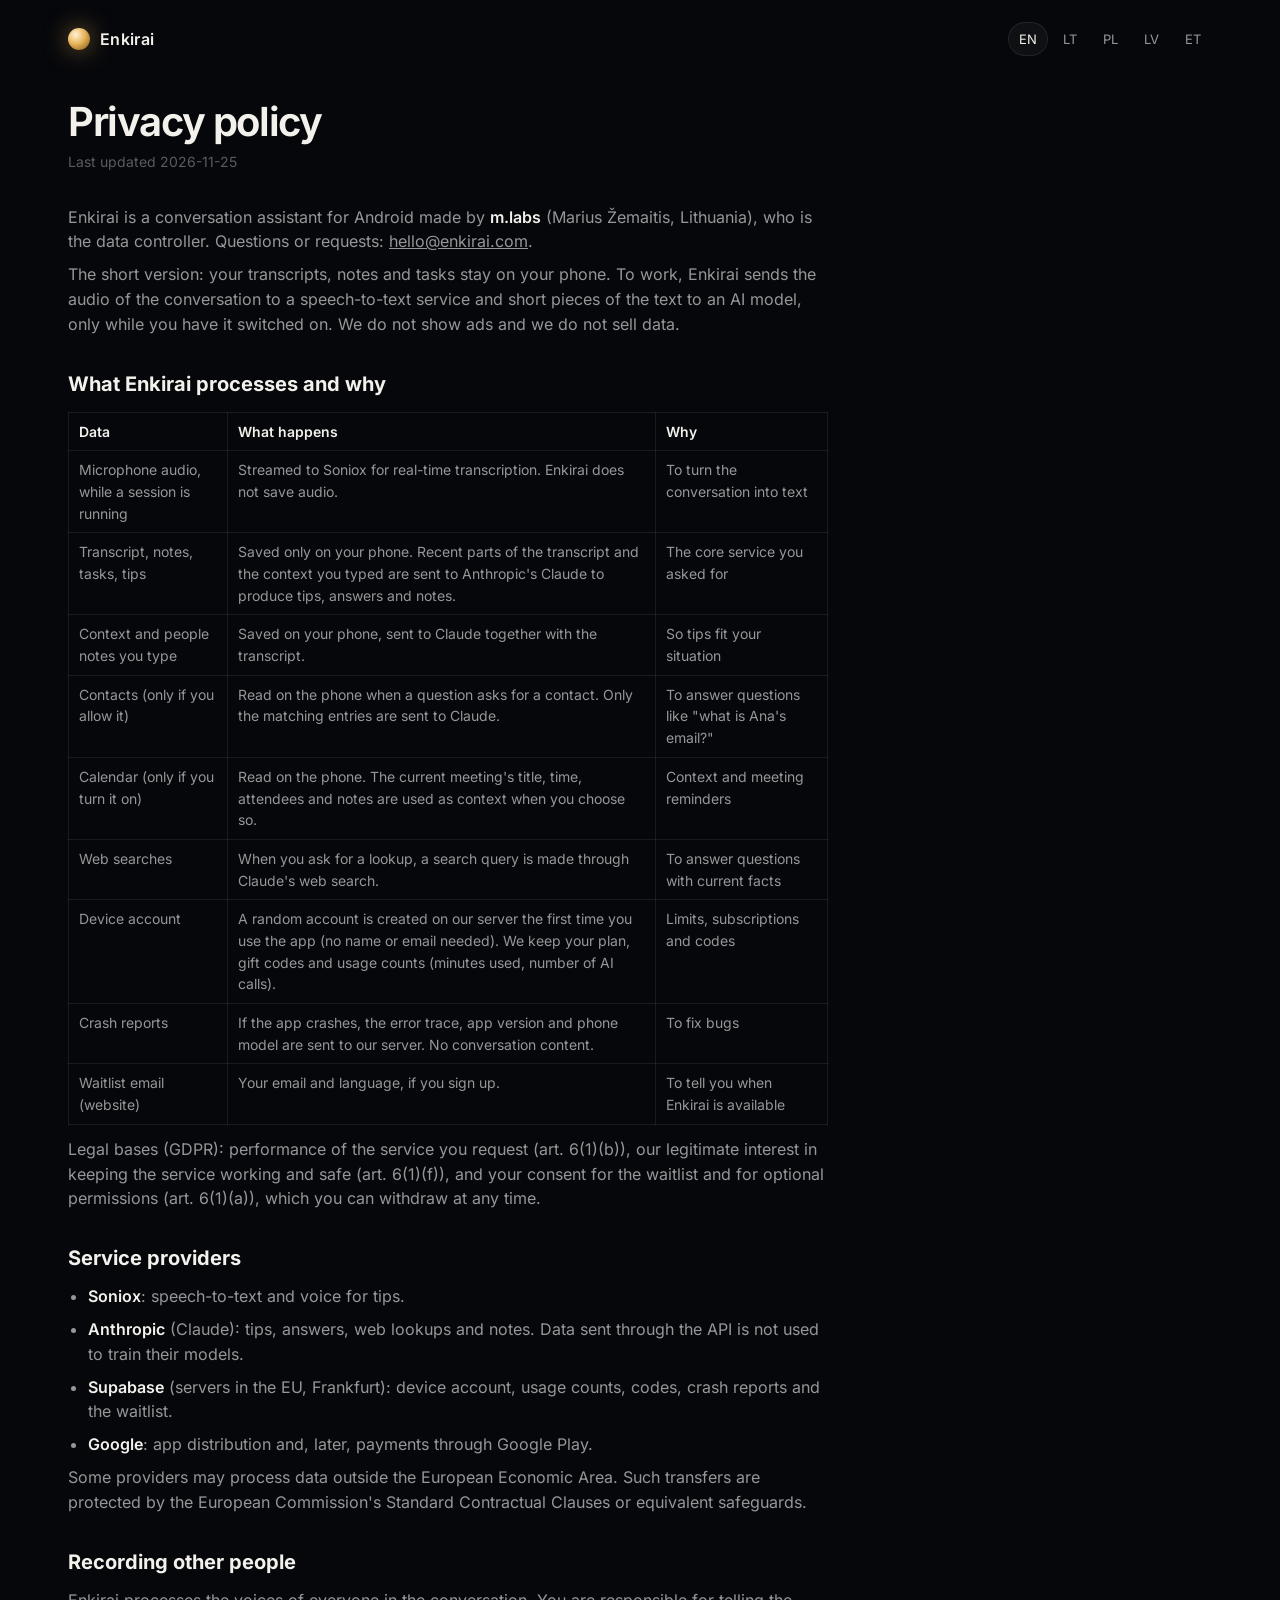
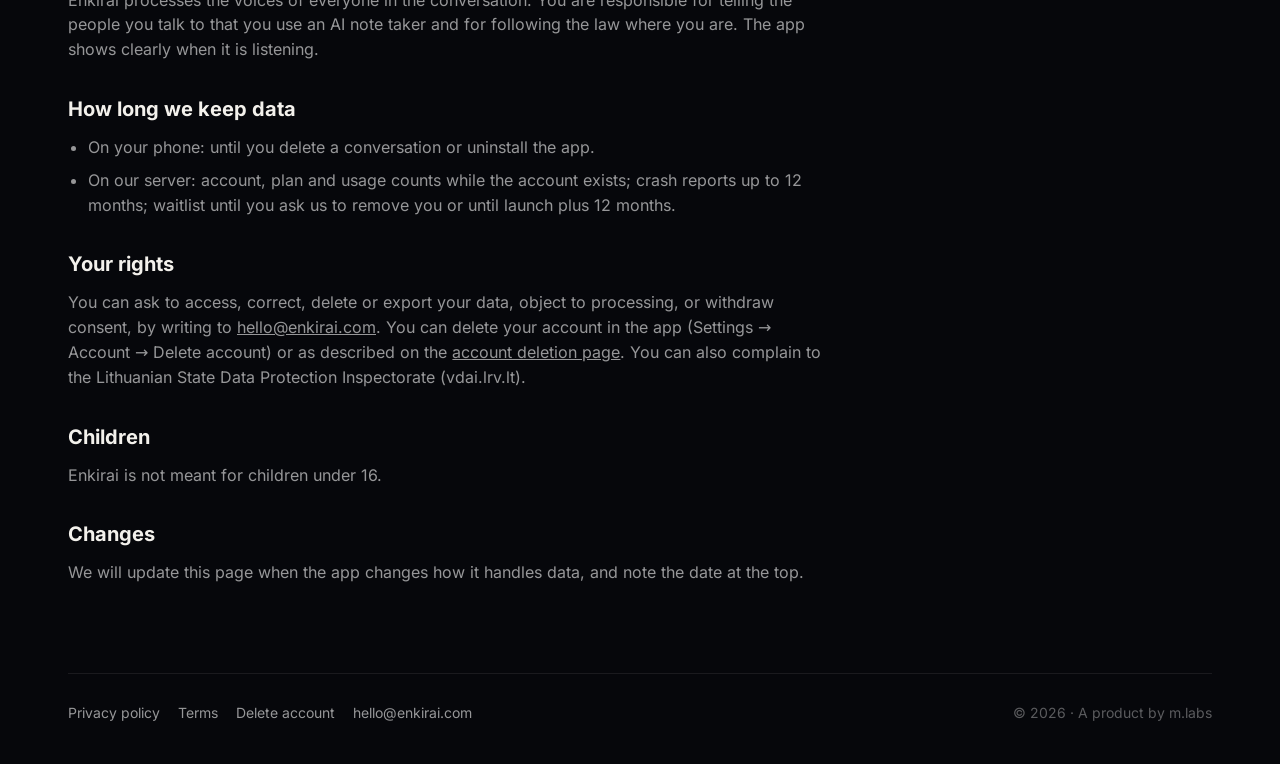
<file: privacy/index.html>
<!DOCTYPE html><html lang="en"><head><meta charset="utf-8">
<meta name="viewport" content="width=device-width,initial-scale=1"><title>Privacy policy · Enkirai</title>
<meta name="description" content="Privacy policy"><meta name="theme-color" content="#07080c">
<meta property="og:title" content="Privacy policy · Enkirai"><meta property="og:description" content="Privacy policy">
<meta property="og:image" content="https://enkirai.com/img/og.png"><meta property="og:url" content="https://enkirai.com/privacy/">
<link rel="icon" href="/img/icon.png"><link rel="stylesheet" href="/style.css"></head><body><div class="wrap"><nav><a class="logo" href="/"><span class="orb"></span>Enkirai</a><div class="langs"><a class="on" href="/privacy/">EN</a><a class="" href="/lt/privacy/">LT</a><a class="" href="/pl/">PL</a><a class="" href="/lv/">LV</a><a class="" href="/et/">ET</a></div></nav></div><div class="wrap"><article class="doc"><h1>Privacy policy</h1>
<p class="upd">Last updated 2026-11-25</p>
<p>Enkirai is a conversation assistant for Android made by <strong>m.labs</strong> (Marius Žemaitis, Lithuania), who is the data controller. Questions or requests: <a href="mailto:hello@enkirai.com">hello@enkirai.com</a>.</p>
<p>The short version: your transcripts, notes and tasks stay on your phone. To work, Enkirai sends the audio of the conversation to a speech-to-text service and short pieces of the text to an AI model, only while you have it switched on. We do not show ads and we do not sell data.</p>

<h2>What Enkirai processes and why</h2>
<table>
<tr><th>Data</th><th>What happens</th><th>Why</th></tr>
<tr><td>Microphone audio, while a session is running</td><td>Streamed to Soniox for real-time transcription. Enkirai does not save audio.</td><td>To turn the conversation into text</td></tr>
<tr><td>Transcript, notes, tasks, tips</td><td>Saved only on your phone. Recent parts of the transcript and the context you typed are sent to Anthropic's Claude to produce tips, answers and notes.</td><td>The core service you asked for</td></tr>
<tr><td>Context and people notes you type</td><td>Saved on your phone, sent to Claude together with the transcript.</td><td>So tips fit your situation</td></tr>
<tr><td>Contacts (only if you allow it)</td><td>Read on the phone when a question asks for a contact. Only the matching entries are sent to Claude.</td><td>To answer questions like "what is Ana's email?"</td></tr>
<tr><td>Calendar (only if you turn it on)</td><td>Read on the phone. The current meeting's title, time, attendees and notes are used as context when you choose so.</td><td>Context and meeting reminders</td></tr>
<tr><td>Web searches</td><td>When you ask for a lookup, a search query is made through Claude's web search.</td><td>To answer questions with current facts</td></tr>
<tr><td>Device account</td><td>A random account is created on our server the first time you use the app (no name or email needed). We keep your plan, gift codes and usage counts (minutes used, number of AI calls).</td><td>Limits, subscriptions and codes</td></tr>
<tr><td>Crash reports</td><td>If the app crashes, the error trace, app version and phone model are sent to our server. No conversation content.</td><td>To fix bugs</td></tr>
<tr><td>Waitlist email (website)</td><td>Your email and language, if you sign up.</td><td>To tell you when Enkirai is available</td></tr>
</table>
<p>Legal bases (GDPR): performance of the service you request (art. 6(1)(b)), our legitimate interest in keeping the service working and safe (art. 6(1)(f)), and your consent for the waitlist and for optional permissions (art. 6(1)(a)), which you can withdraw at any time.</p>

<h2>Service providers</h2>
<ul>
<li><strong>Soniox</strong>: speech-to-text and voice for tips.</li>
<li><strong>Anthropic</strong> (Claude): tips, answers, web lookups and notes. Data sent through the API is not used to train their models.</li>
<li><strong>Supabase</strong> (servers in the EU, Frankfurt): device account, usage counts, codes, crash reports and the waitlist.</li>
<li><strong>Google</strong>: app distribution and, later, payments through Google Play.</li>
</ul>
<p>Some providers may process data outside the European Economic Area. Such transfers are protected by the European Commission's Standard Contractual Clauses or equivalent safeguards.</p>

<h2>Recording other people</h2>
<p>Enkirai processes the voices of everyone in the conversation. You are responsible for telling the people you talk to that you use an AI note taker and for following the law where you are. The app shows clearly when it is listening.</p>

<h2>How long we keep data</h2>
<ul>
<li>On your phone: until you delete a conversation or uninstall the app.</li>
<li>On our server: account, plan and usage counts while the account exists; crash reports up to 12 months; waitlist until you ask us to remove you or until launch plus 12 months.</li>
</ul>

<h2>Your rights</h2>
<p>You can ask to access, correct, delete or export your data, object to processing, or withdraw consent, by writing to <a href="mailto:hello@enkirai.com">hello@enkirai.com</a>. You can delete your account in the app (Settings → Account → Delete account) or as described on the <a href="/delete/">account deletion page</a>. You can also complain to the Lithuanian State Data Protection Inspectorate (vdai.lrv.lt).</p>

<h2>Children</h2>
<p>Enkirai is not meant for children under 16.</p>

<h2>Changes</h2>
<p>We will update this page when the app changes how it handles data, and note the date at the top.</p>
</article></div><div class="wrap"><footer><div><a href="/privacy/">Privacy policy</a><a href="/terms/">Terms</a><a href="/delete/">Delete account</a><a href="mailto:hello@enkirai.com">hello@enkirai.com</a></div><div>© 2026 · A product by m.labs</div></footer></div></body></html>
</file>
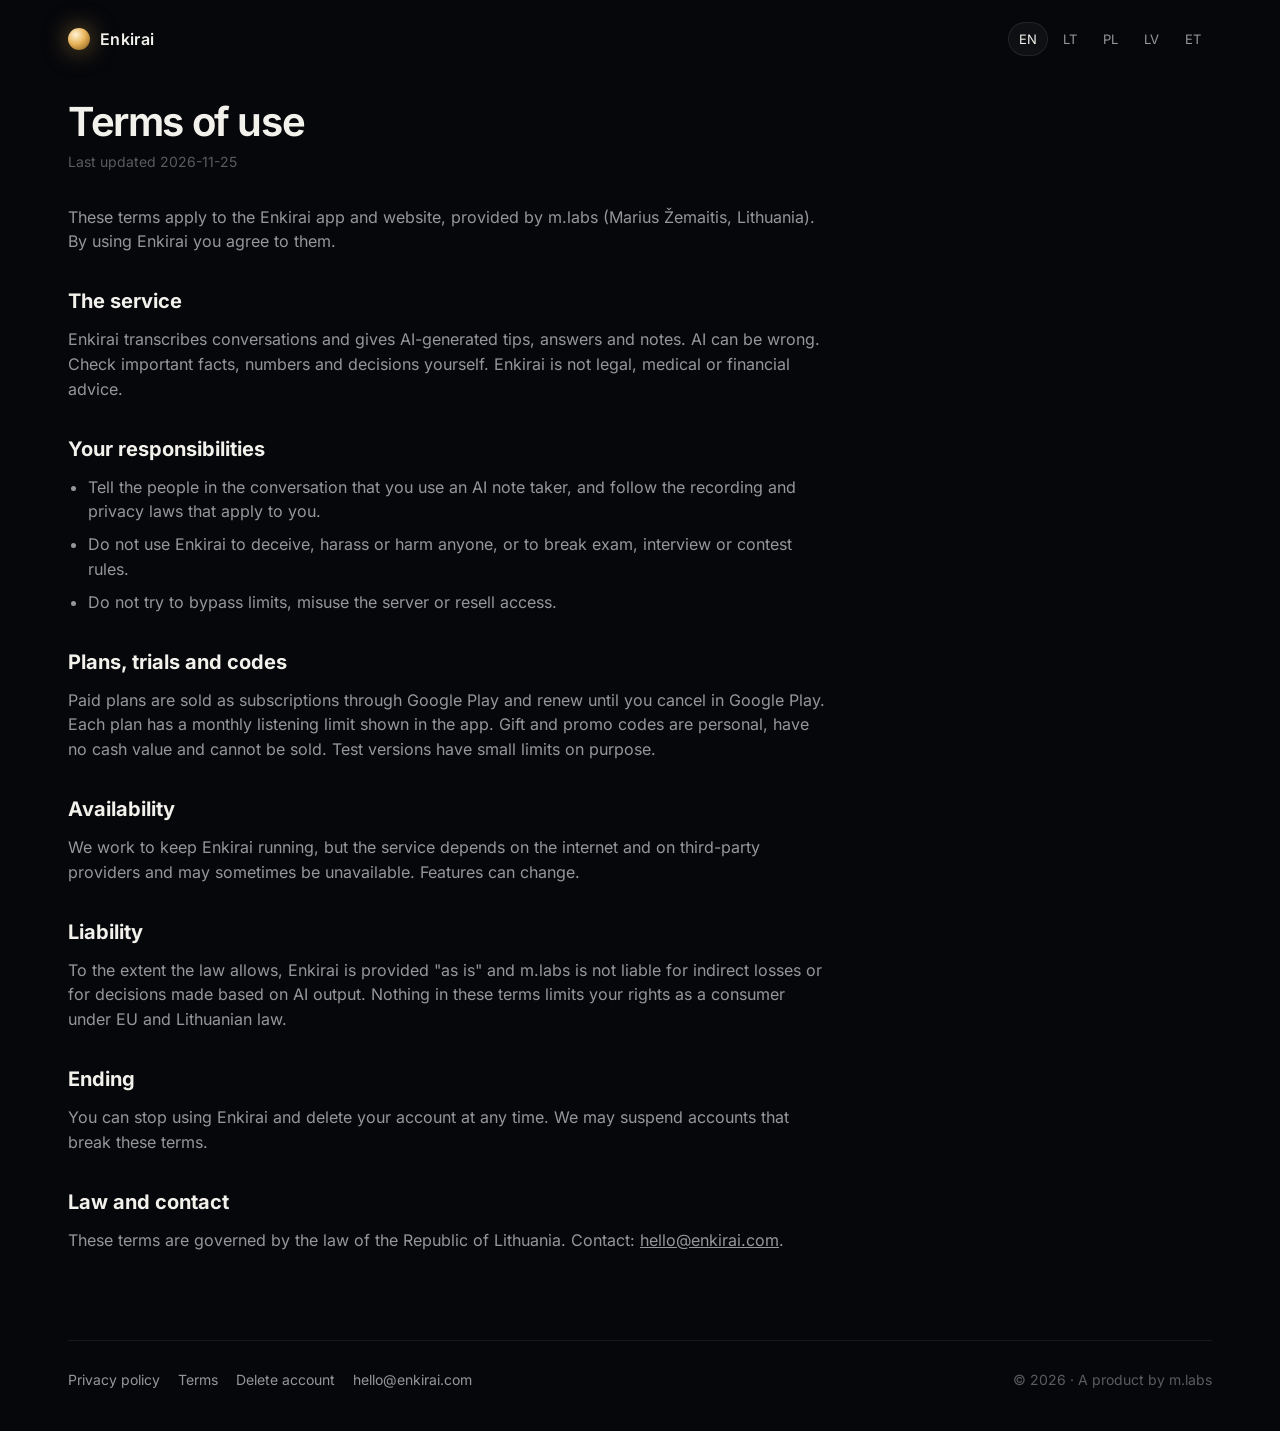
<file: terms/index.html>
<!DOCTYPE html><html lang="en"><head><meta charset="utf-8">
<meta name="viewport" content="width=device-width,initial-scale=1"><title>Terms of use · Enkirai</title>
<meta name="description" content="Terms of use"><meta name="theme-color" content="#07080c">
<meta property="og:title" content="Terms of use · Enkirai"><meta property="og:description" content="Terms of use">
<meta property="og:image" content="https://enkirai.com/img/og.png"><meta property="og:url" content="https://enkirai.com/terms/">
<link rel="icon" href="/img/icon.png"><link rel="stylesheet" href="/style.css"></head><body><div class="wrap"><nav><a class="logo" href="/"><span class="orb"></span>Enkirai</a><div class="langs"><a class="on" href="/terms/">EN</a><a class="" href="/lt/terms/">LT</a><a class="" href="/pl/">PL</a><a class="" href="/lv/">LV</a><a class="" href="/et/">ET</a></div></nav></div><div class="wrap"><article class="doc"><h1>Terms of use</h1>
<p class="upd">Last updated 2026-11-25</p>
<p>These terms apply to the Enkirai app and website, provided by m.labs (Marius Žemaitis, Lithuania). By using Enkirai you agree to them.</p>
<h2>The service</h2>
<p>Enkirai transcribes conversations and gives AI-generated tips, answers and notes. AI can be wrong. Check important facts, numbers and decisions yourself. Enkirai is not legal, medical or financial advice.</p>
<h2>Your responsibilities</h2>
<ul>
<li>Tell the people in the conversation that you use an AI note taker, and follow the recording and privacy laws that apply to you.</li>
<li>Do not use Enkirai to deceive, harass or harm anyone, or to break exam, interview or contest rules.</li>
<li>Do not try to bypass limits, misuse the server or resell access.</li>
</ul>
<h2>Plans, trials and codes</h2>
<p>Paid plans are sold as subscriptions through Google Play and renew until you cancel in Google Play. Each plan has a monthly listening limit shown in the app. Gift and promo codes are personal, have no cash value and cannot be sold. Test versions have small limits on purpose.</p>
<h2>Availability</h2>
<p>We work to keep Enkirai running, but the service depends on the internet and on third-party providers and may sometimes be unavailable. Features can change.</p>
<h2>Liability</h2>
<p>To the extent the law allows, Enkirai is provided "as is" and m.labs is not liable for indirect losses or for decisions made based on AI output. Nothing in these terms limits your rights as a consumer under EU and Lithuanian law.</p>
<h2>Ending</h2>
<p>You can stop using Enkirai and delete your account at any time. We may suspend accounts that break these terms.</p>
<h2>Law and contact</h2>
<p>These terms are governed by the law of the Republic of Lithuania. Contact: <a href="mailto:hello@enkirai.com">hello@enkirai.com</a>.</p>
</article></div><div class="wrap"><footer><div><a href="/privacy/">Privacy policy</a><a href="/terms/">Terms</a><a href="/delete/">Delete account</a><a href="mailto:hello@enkirai.com">hello@enkirai.com</a></div><div>© 2026 · A product by m.labs</div></footer></div></body></html>
</file>
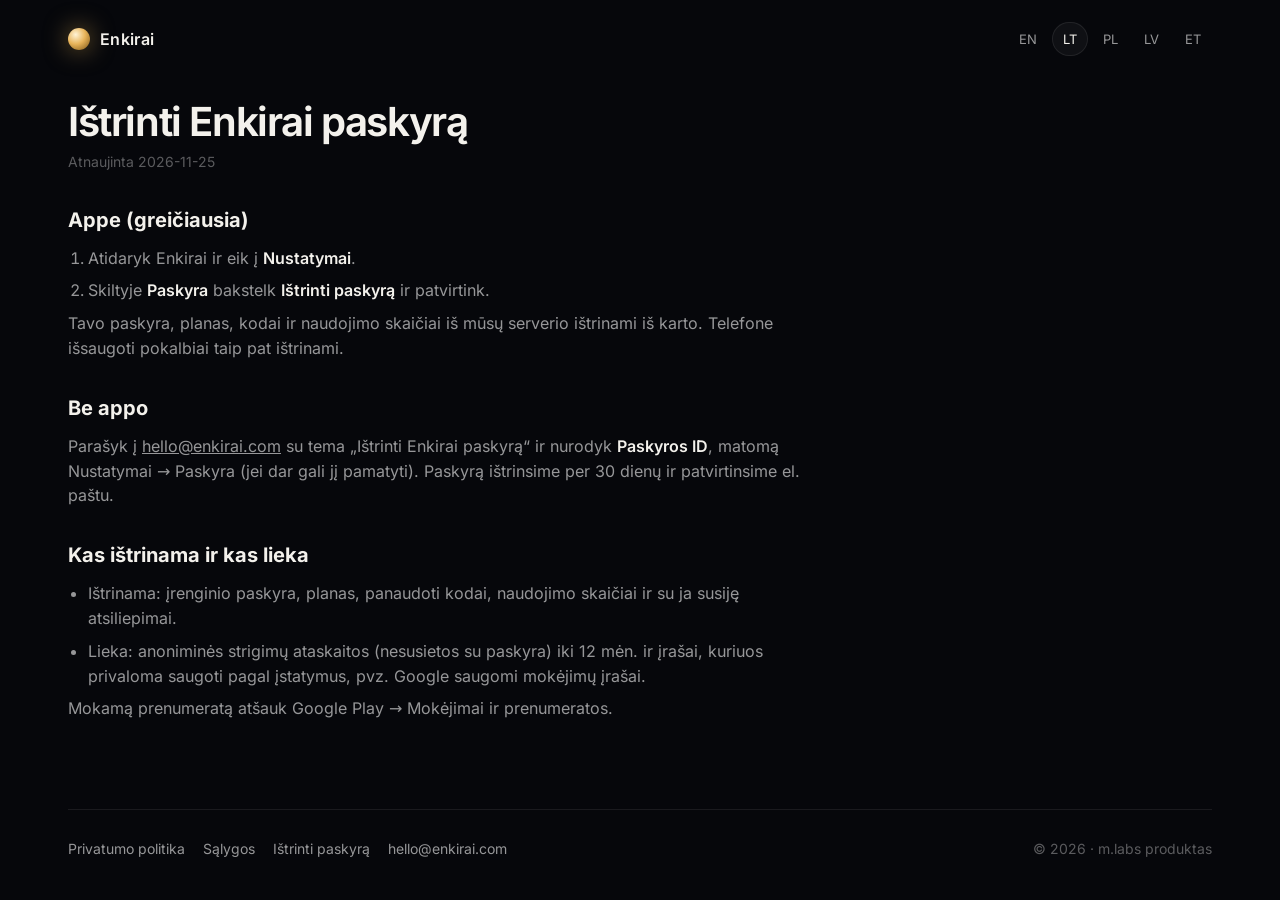
<file: lt/delete/index.html>
<!DOCTYPE html><html lang="lt"><head><meta charset="utf-8">
<meta name="viewport" content="width=device-width,initial-scale=1"><title>Ištrinti Enkirai paskyrą · Enkirai</title>
<meta name="description" content="Ištrinti Enkirai paskyrą"><meta name="theme-color" content="#07080c">
<meta property="og:title" content="Ištrinti Enkirai paskyrą · Enkirai"><meta property="og:description" content="Ištrinti Enkirai paskyrą">
<meta property="og:image" content="https://enkirai.com/img/og.png"><meta property="og:url" content="https://enkirai.com/lt/delete/">
<link rel="icon" href="/img/icon.png"><link rel="stylesheet" href="/style.css"></head><body><div class="wrap"><nav><a class="logo" href="/lt/"><span class="orb"></span>Enkirai</a><div class="langs"><a class="" href="/delete/">EN</a><a class="on" href="/lt/delete/">LT</a><a class="" href="/pl/">PL</a><a class="" href="/lv/">LV</a><a class="" href="/et/">ET</a></div></nav></div><div class="wrap"><article class="doc"><h1>Ištrinti Enkirai paskyrą</h1>
<p class="upd">Atnaujinta 2026-11-25</p>
<h2>Appe (greičiausia)</h2>
<ol><li>Atidaryk Enkirai ir eik į <strong>Nustatymai</strong>.</li><li>Skiltyje <strong>Paskyra</strong> bakstelk <strong>Ištrinti paskyrą</strong> ir patvirtink.</li></ol>
<p>Tavo paskyra, planas, kodai ir naudojimo skaičiai iš mūsų serverio ištrinami iš karto. Telefone išsaugoti pokalbiai taip pat ištrinami.</p>
<h2>Be appo</h2>
<p>Parašyk į <a href="mailto:hello@enkirai.com?subject=Istrinti%20Enkirai%20paskyra">hello@enkirai.com</a> su tema „Ištrinti Enkirai paskyrą“ ir nurodyk <strong>Paskyros ID</strong>, matomą Nustatymai → Paskyra (jei dar gali jį pamatyti). Paskyrą ištrinsime per 30 dienų ir patvirtinsime el. paštu.</p>
<h2>Kas ištrinama ir kas lieka</h2>
<ul><li>Ištrinama: įrenginio paskyra, planas, panaudoti kodai, naudojimo skaičiai ir su ja susiję atsiliepimai.</li>
<li>Lieka: anoniminės strigimų ataskaitos (nesusietos su paskyra) iki 12 mėn. ir įrašai, kuriuos privaloma saugoti pagal įstatymus, pvz. Google saugomi mokėjimų įrašai.</li></ul>
<p>Mokamą prenumeratą atšauk Google Play → Mokėjimai ir prenumeratos.</p>
</article></div><div class="wrap"><footer><div><a href="/lt/privacy/">Privatumo politika</a><a href="/lt/terms/">Sąlygos</a><a href="/lt/delete/">Ištrinti paskyrą</a><a href="mailto:hello@enkirai.com">hello@enkirai.com</a></div><div>© 2026 · m.labs produktas</div></footer></div></body></html>
</file>
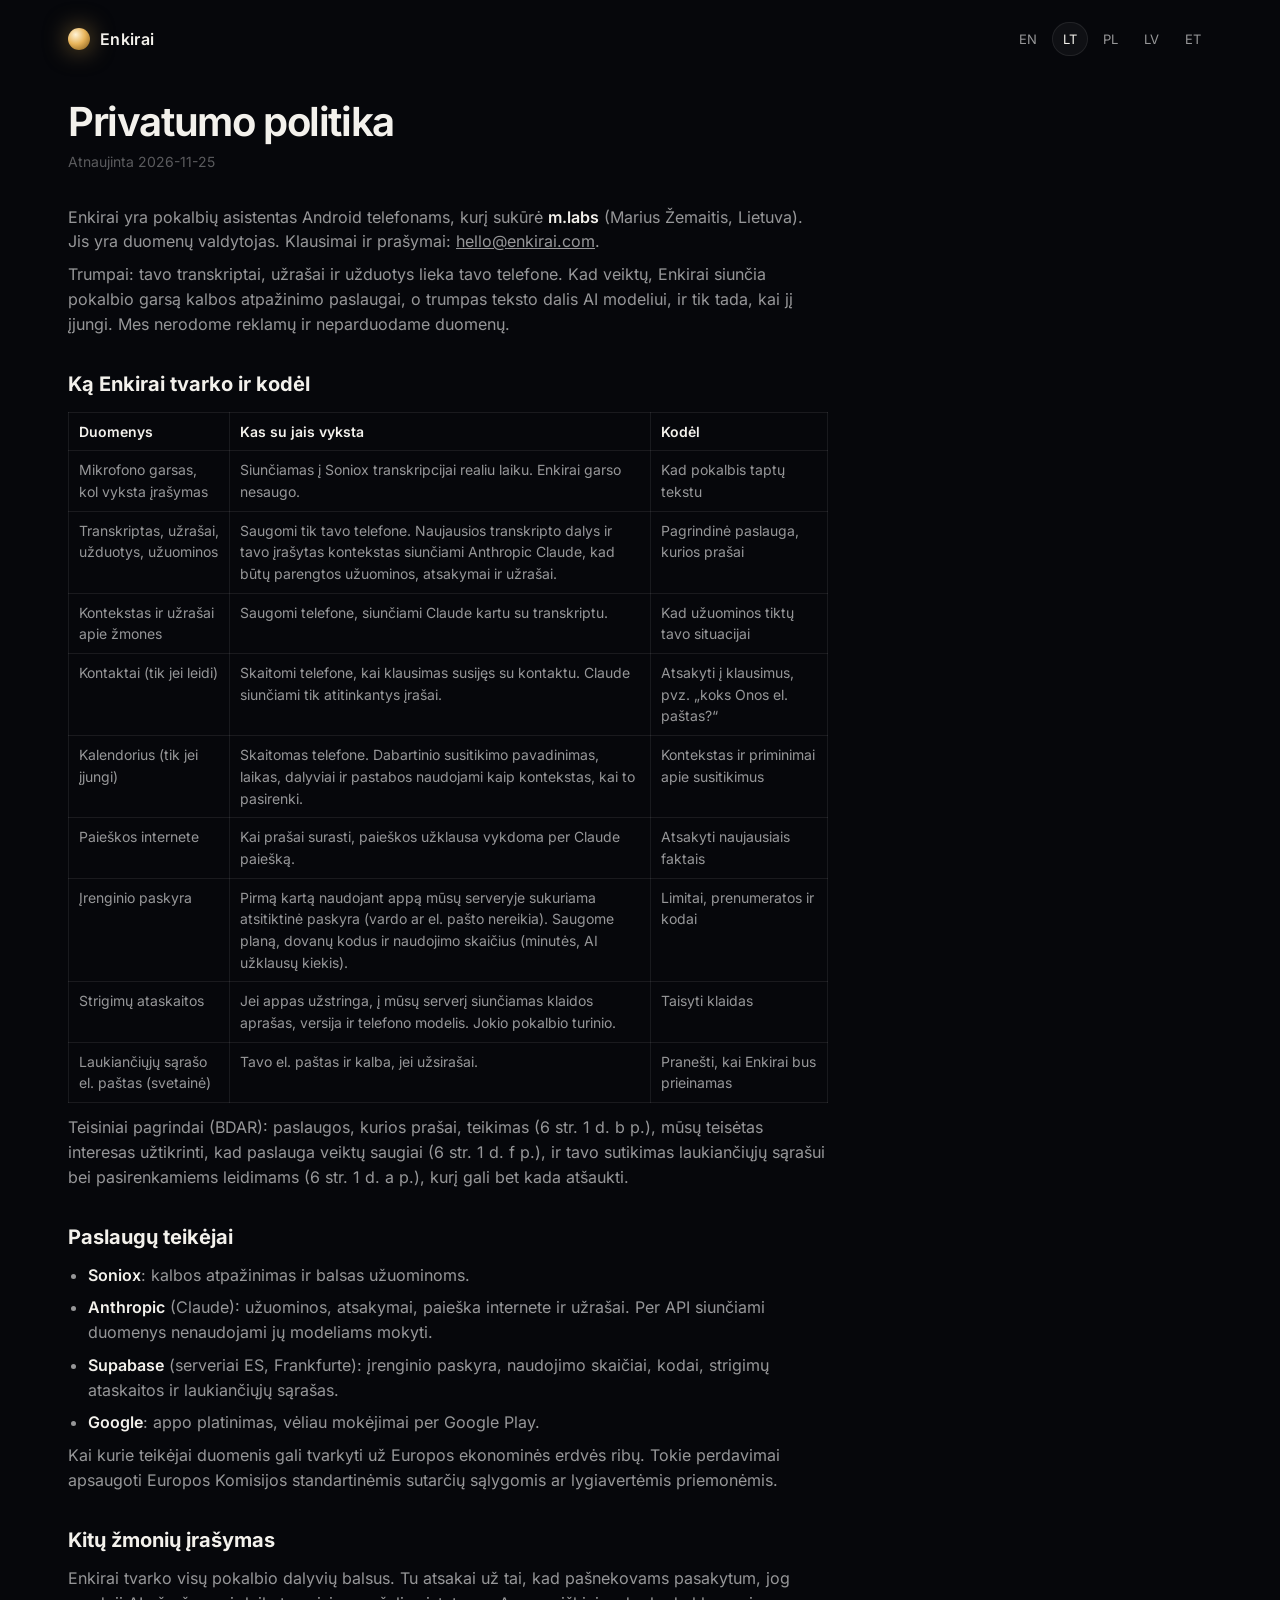
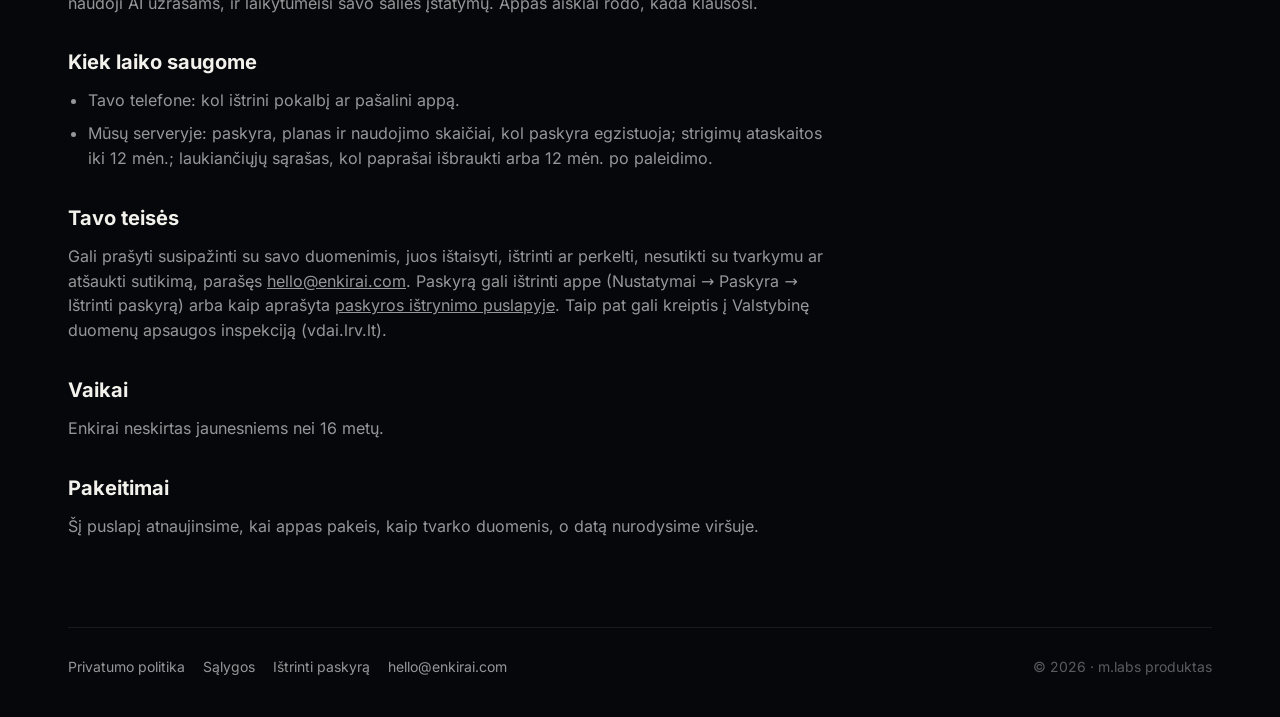
<file: lt/privacy/index.html>
<!DOCTYPE html><html lang="lt"><head><meta charset="utf-8">
<meta name="viewport" content="width=device-width,initial-scale=1"><title>Privatumo politika · Enkirai</title>
<meta name="description" content="Privatumo politika"><meta name="theme-color" content="#07080c">
<meta property="og:title" content="Privatumo politika · Enkirai"><meta property="og:description" content="Privatumo politika">
<meta property="og:image" content="https://enkirai.com/img/og.png"><meta property="og:url" content="https://enkirai.com/lt/privacy/">
<link rel="icon" href="/img/icon.png"><link rel="stylesheet" href="/style.css"></head><body><div class="wrap"><nav><a class="logo" href="/lt/"><span class="orb"></span>Enkirai</a><div class="langs"><a class="" href="/privacy/">EN</a><a class="on" href="/lt/privacy/">LT</a><a class="" href="/pl/">PL</a><a class="" href="/lv/">LV</a><a class="" href="/et/">ET</a></div></nav></div><div class="wrap"><article class="doc"><h1>Privatumo politika</h1>
<p class="upd">Atnaujinta 2026-11-25</p>
<p>Enkirai yra pokalbių asistentas Android telefonams, kurį sukūrė <strong>m.labs</strong> (Marius Žemaitis, Lietuva). Jis yra duomenų valdytojas. Klausimai ir prašymai: <a href="mailto:hello@enkirai.com">hello@enkirai.com</a>.</p>
<p>Trumpai: tavo transkriptai, užrašai ir užduotys lieka tavo telefone. Kad veiktų, Enkirai siunčia pokalbio garsą kalbos atpažinimo paslaugai, o trumpas teksto dalis AI modeliui, ir tik tada, kai jį įjungi. Mes nerodome reklamų ir neparduodame duomenų.</p>

<h2>Ką Enkirai tvarko ir kodėl</h2>
<table>
<tr><th>Duomenys</th><th>Kas su jais vyksta</th><th>Kodėl</th></tr>
<tr><td>Mikrofono garsas, kol vyksta įrašymas</td><td>Siunčiamas į Soniox transkripcijai realiu laiku. Enkirai garso nesaugo.</td><td>Kad pokalbis taptų tekstu</td></tr>
<tr><td>Transkriptas, užrašai, užduotys, užuominos</td><td>Saugomi tik tavo telefone. Naujausios transkripto dalys ir tavo įrašytas kontekstas siunčiami Anthropic Claude, kad būtų parengtos užuominos, atsakymai ir užrašai.</td><td>Pagrindinė paslauga, kurios prašai</td></tr>
<tr><td>Kontekstas ir užrašai apie žmones</td><td>Saugomi telefone, siunčiami Claude kartu su transkriptu.</td><td>Kad užuominos tiktų tavo situacijai</td></tr>
<tr><td>Kontaktai (tik jei leidi)</td><td>Skaitomi telefone, kai klausimas susijęs su kontaktu. Claude siunčiami tik atitinkantys įrašai.</td><td>Atsakyti į klausimus, pvz. „koks Onos el. paštas?“</td></tr>
<tr><td>Kalendorius (tik jei įjungi)</td><td>Skaitomas telefone. Dabartinio susitikimo pavadinimas, laikas, dalyviai ir pastabos naudojami kaip kontekstas, kai to pasirenki.</td><td>Kontekstas ir priminimai apie susitikimus</td></tr>
<tr><td>Paieškos internete</td><td>Kai prašai surasti, paieškos užklausa vykdoma per Claude paiešką.</td><td>Atsakyti naujausiais faktais</td></tr>
<tr><td>Įrenginio paskyra</td><td>Pirmą kartą naudojant appą mūsų serveryje sukuriama atsitiktinė paskyra (vardo ar el. pašto nereikia). Saugome planą, dovanų kodus ir naudojimo skaičius (minutės, AI užklausų kiekis).</td><td>Limitai, prenumeratos ir kodai</td></tr>
<tr><td>Strigimų ataskaitos</td><td>Jei appas užstringa, į mūsų serverį siunčiamas klaidos aprašas, versija ir telefono modelis. Jokio pokalbio turinio.</td><td>Taisyti klaidas</td></tr>
<tr><td>Laukiančiųjų sąrašo el. paštas (svetainė)</td><td>Tavo el. paštas ir kalba, jei užsirašai.</td><td>Pranešti, kai Enkirai bus prieinamas</td></tr>
</table>
<p>Teisiniai pagrindai (BDAR): paslaugos, kurios prašai, teikimas (6 str. 1 d. b p.), mūsų teisėtas interesas užtikrinti, kad paslauga veiktų saugiai (6 str. 1 d. f p.), ir tavo sutikimas laukiančiųjų sąrašui bei pasirenkamiems leidimams (6 str. 1 d. a p.), kurį gali bet kada atšaukti.</p>

<h2>Paslaugų teikėjai</h2>
<ul>
<li><strong>Soniox</strong>: kalbos atpažinimas ir balsas užuominoms.</li>
<li><strong>Anthropic</strong> (Claude): užuominos, atsakymai, paieška internete ir užrašai. Per API siunčiami duomenys nenaudojami jų modeliams mokyti.</li>
<li><strong>Supabase</strong> (serveriai ES, Frankfurte): įrenginio paskyra, naudojimo skaičiai, kodai, strigimų ataskaitos ir laukiančiųjų sąrašas.</li>
<li><strong>Google</strong>: appo platinimas, vėliau mokėjimai per Google Play.</li>
</ul>
<p>Kai kurie teikėjai duomenis gali tvarkyti už Europos ekonominės erdvės ribų. Tokie perdavimai apsaugoti Europos Komisijos standartinėmis sutarčių sąlygomis ar lygiavertėmis priemonėmis.</p>

<h2>Kitų žmonių įrašymas</h2>
<p>Enkirai tvarko visų pokalbio dalyvių balsus. Tu atsakai už tai, kad pašnekovams pasakytum, jog naudoji AI užrašams, ir laikytumeisi savo šalies įstatymų. Appas aiškiai rodo, kada klausosi.</p>

<h2>Kiek laiko saugome</h2>
<ul>
<li>Tavo telefone: kol ištrini pokalbį ar pašalini appą.</li>
<li>Mūsų serveryje: paskyra, planas ir naudojimo skaičiai, kol paskyra egzistuoja; strigimų ataskaitos iki 12 mėn.; laukiančiųjų sąrašas, kol paprašai išbraukti arba 12 mėn. po paleidimo.</li>
</ul>

<h2>Tavo teisės</h2>
<p>Gali prašyti susipažinti su savo duomenimis, juos ištaisyti, ištrinti ar perkelti, nesutikti su tvarkymu ar atšaukti sutikimą, parašęs <a href="mailto:hello@enkirai.com">hello@enkirai.com</a>. Paskyrą gali ištrinti appe (Nustatymai → Paskyra → Ištrinti paskyrą) arba kaip aprašyta <a href="/lt/delete/">paskyros ištrynimo puslapyje</a>. Taip pat gali kreiptis į Valstybinę duomenų apsaugos inspekciją (vdai.lrv.lt).</p>

<h2>Vaikai</h2>
<p>Enkirai neskirtas jaunesniems nei 16 metų.</p>

<h2>Pakeitimai</h2>
<p>Šį puslapį atnaujinsime, kai appas pakeis, kaip tvarko duomenis, o datą nurodysime viršuje.</p>
</article></div><div class="wrap"><footer><div><a href="/lt/privacy/">Privatumo politika</a><a href="/lt/terms/">Sąlygos</a><a href="/lt/delete/">Ištrinti paskyrą</a><a href="mailto:hello@enkirai.com">hello@enkirai.com</a></div><div>© 2026 · m.labs produktas</div></footer></div></body></html>
</file>
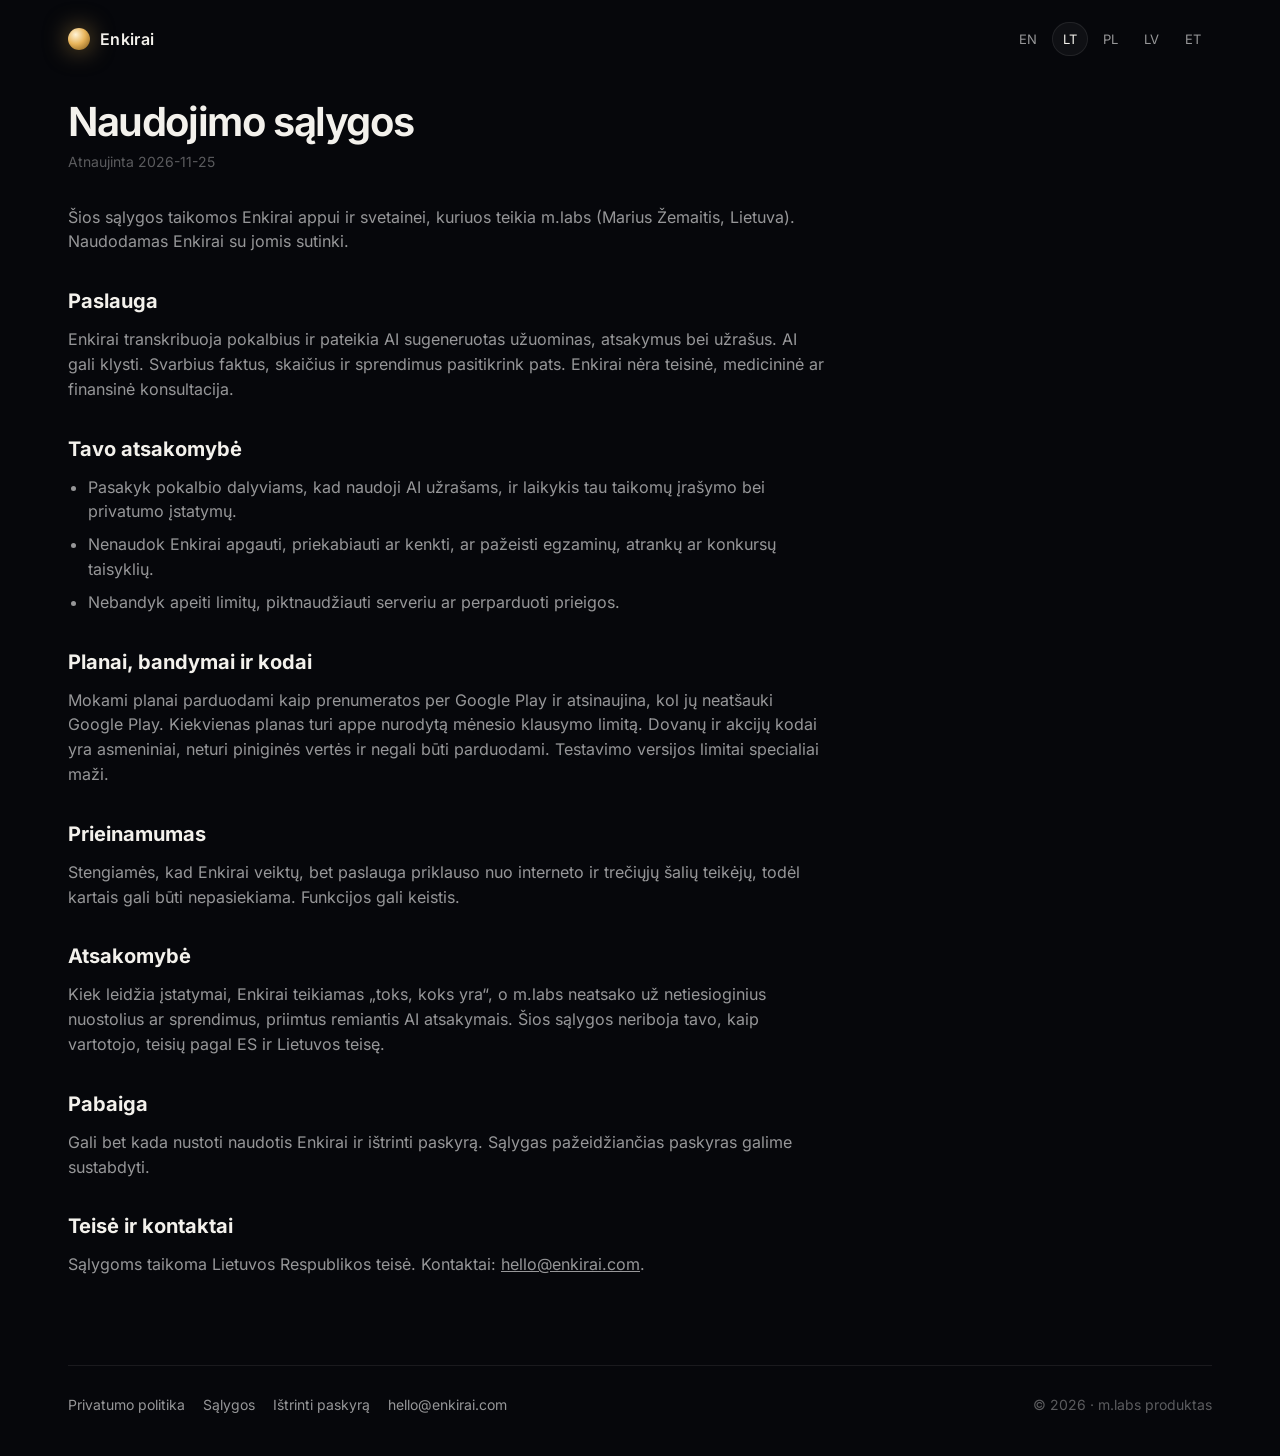
<file: lt/terms/index.html>
<!DOCTYPE html><html lang="lt"><head><meta charset="utf-8">
<meta name="viewport" content="width=device-width,initial-scale=1"><title>Naudojimo sąlygos · Enkirai</title>
<meta name="description" content="Naudojimo sąlygos"><meta name="theme-color" content="#07080c">
<meta property="og:title" content="Naudojimo sąlygos · Enkirai"><meta property="og:description" content="Naudojimo sąlygos">
<meta property="og:image" content="https://enkirai.com/img/og.png"><meta property="og:url" content="https://enkirai.com/lt/terms/">
<link rel="icon" href="/img/icon.png"><link rel="stylesheet" href="/style.css"></head><body><div class="wrap"><nav><a class="logo" href="/lt/"><span class="orb"></span>Enkirai</a><div class="langs"><a class="" href="/terms/">EN</a><a class="on" href="/lt/terms/">LT</a><a class="" href="/pl/">PL</a><a class="" href="/lv/">LV</a><a class="" href="/et/">ET</a></div></nav></div><div class="wrap"><article class="doc"><h1>Naudojimo sąlygos</h1>
<p class="upd">Atnaujinta 2026-11-25</p>
<p>Šios sąlygos taikomos Enkirai appui ir svetainei, kuriuos teikia m.labs (Marius Žemaitis, Lietuva). Naudodamas Enkirai su jomis sutinki.</p>
<h2>Paslauga</h2>
<p>Enkirai transkribuoja pokalbius ir pateikia AI sugeneruotas užuominas, atsakymus bei užrašus. AI gali klysti. Svarbius faktus, skaičius ir sprendimus pasitikrink pats. Enkirai nėra teisinė, medicininė ar finansinė konsultacija.</p>
<h2>Tavo atsakomybė</h2>
<ul>
<li>Pasakyk pokalbio dalyviams, kad naudoji AI užrašams, ir laikykis tau taikomų įrašymo bei privatumo įstatymų.</li>
<li>Nenaudok Enkirai apgauti, priekabiauti ar kenkti, ar pažeisti egzaminų, atrankų ar konkursų taisyklių.</li>
<li>Nebandyk apeiti limitų, piktnaudžiauti serveriu ar perparduoti prieigos.</li>
</ul>
<h2>Planai, bandymai ir kodai</h2>
<p>Mokami planai parduodami kaip prenumeratos per Google Play ir atsinaujina, kol jų neatšauki Google Play. Kiekvienas planas turi appe nurodytą mėnesio klausymo limitą. Dovanų ir akcijų kodai yra asmeniniai, neturi piniginės vertės ir negali būti parduodami. Testavimo versijos limitai specialiai maži.</p>
<h2>Prieinamumas</h2>
<p>Stengiamės, kad Enkirai veiktų, bet paslauga priklauso nuo interneto ir trečiųjų šalių teikėjų, todėl kartais gali būti nepasiekiama. Funkcijos gali keistis.</p>
<h2>Atsakomybė</h2>
<p>Kiek leidžia įstatymai, Enkirai teikiamas „toks, koks yra“, o m.labs neatsako už netiesioginius nuostolius ar sprendimus, priimtus remiantis AI atsakymais. Šios sąlygos neriboja tavo, kaip vartotojo, teisių pagal ES ir Lietuvos teisę.</p>
<h2>Pabaiga</h2>
<p>Gali bet kada nustoti naudotis Enkirai ir ištrinti paskyrą. Sąlygas pažeidžiančias paskyras galime sustabdyti.</p>
<h2>Teisė ir kontaktai</h2>
<p>Sąlygoms taikoma Lietuvos Respublikos teisė. Kontaktai: <a href="mailto:hello@enkirai.com">hello@enkirai.com</a>.</p>
</article></div><div class="wrap"><footer><div><a href="/lt/privacy/">Privatumo politika</a><a href="/lt/terms/">Sąlygos</a><a href="/lt/delete/">Ištrinti paskyrą</a><a href="mailto:hello@enkirai.com">hello@enkirai.com</a></div><div>© 2026 · m.labs produktas</div></footer></div></body></html>
</file>
<file: site.css>
@font-face{font-family:Geist;font-style:normal;font-weight:100 900;font-display:swap;src:url(fonts/geist-latin-ext.woff2) format("woff2");unicode-range:U+0100-02BA,U+02BD-02C5,U+02C7-02CC,U+02CE-02D7,U+02DD-02FF,U+0304,U+0308,U+0329,U+1D00-1DBF,U+1E00-1E9F,U+1EF2-1EFF,U+2020,U+20A0-20AB,U+20AD-20C0,U+2113,U+2C60-2C7F,U+A720-A7FF}
@font-face{font-family:Geist;font-style:normal;font-weight:100 900;font-display:swap;src:url(fonts/geist-latin.woff2) format("woff2");unicode-range:U+0000-00FF,U+0131,U+0152-0153,U+02BB-02BC,U+02C6,U+02DA,U+02DC,U+0304,U+0308,U+0329,U+2000-206F,U+20AC,U+2122,U+2191,U+2193,U+2212,U+2215,U+FEFF,U+FFFD}
:root{--bg:#08080a;--ink:#f4f0e8;--mut:rgba(244,240,232,.62);--faint:rgba(244,240,232,.38);--gold:#e8b45a;--gold2:#f6d79b;--line:rgba(244,240,232,.1);--card:rgba(244,240,232,.035);--pad:clamp(20px,4.4vw,64px);--e:cubic-bezier(.2,.7,.1,1)}
*{box-sizing:border-box;margin:0;padding:0}
html{background:var(--bg);color:var(--ink);font:400 17px/1.55 Geist,Inter,ui-sans-serif,system-ui,-apple-system,"Segoe UI",Roboto,sans-serif;-webkit-font-smoothing:antialiased;text-rendering:optimizeLegibility}
html.lenis,html.lenis body{height:auto}.lenis.lenis-stopped{overflow:hidden}
body{min-height:100vh;overflow-x:hidden;background:radial-gradient(1200px 800px at 85% -10%,rgba(232,180,90,.11),transparent 60%),radial-gradient(900px 700px at 0% 45%,rgba(160,96,30,.07),transparent 60%),var(--bg)}
a{color:inherit;text-decoration:none}button{font:inherit;color:inherit;background:none;border:0;cursor:pointer}
::selection{background:var(--gold);color:#1a1205}
:focus-visible{outline:2px solid var(--gold2);outline-offset:3px;border-radius:6px}
#world{position:fixed;inset:0;width:100%;height:100%;z-index:0;pointer-events:none;opacity:0;transition:opacity 1.2s ease}
.gl #world{opacity:1}
.grain{position:fixed;inset:0;z-index:3;pointer-events:none;opacity:.07;mix-blend-mode:overlay;background-image:url("data:image/svg+xml,%3Csvg xmlns='http://www.w3.org/2000/svg' width='160' height='160'%3E%3Cfilter id='n'%3E%3CfeTurbulence type='fractalNoise' baseFrequency='.9' numOctaves='2' stitchTiles='stitch'/%3E%3C/filter%3E%3Crect width='100%25' height='100%25' filter='url(%23n)'/%3E%3C/svg%3E")}
.progress{position:fixed;top:0;left:0;right:0;height:2px;z-index:20}.progress i{display:block;height:100%;width:100%;transform-origin:0 50%;transform:scaleX(0);background:linear-gradient(90deg,var(--gold),var(--gold2))}
.skip{position:fixed;left:16px;top:-60px;z-index:30;background:var(--gold);color:#1a1205;padding:10px 16px;border-radius:10px;font-weight:600}.skip:focus{top:16px}
.wrap{width:100%;max-width:1320px;margin:0 auto;padding:0 var(--pad)}
main,footer,.top{position:relative;z-index:2}

/* top bar */
.top{position:fixed;top:0;left:0;right:0;z-index:10;padding:16px 0;transition:background .4s,backdrop-filter .4s,border-color .4s;border-bottom:1px solid transparent}
.top.stuck{background:rgba(8,8,10,.62);backdrop-filter:blur(18px) saturate(1.3);-webkit-backdrop-filter:blur(18px) saturate(1.3);border-color:var(--line)}
.top .wrap{display:flex;align-items:center;gap:20px}
.logo{display:flex;align-items:center;gap:10px;font-weight:600;font-size:18px;letter-spacing:-.01em;margin-right:auto;min-height:44px}
.star{width:20px;height:20px;fill:var(--gold);filter:drop-shadow(0 0 10px rgba(232,180,90,.6));transition:transform .8s var(--e)}.logo:hover .star{transform:rotate(90deg)}
.langs{display:flex;gap:2px}
.langs a{font-size:13px;font-weight:500;color:var(--mut);min-width:40px;height:44px;display:grid;place-items:center;border-radius:99px;transition:color .2s}
.langs a:hover{color:var(--ink)}.langs a.on{color:var(--gold)}

/* buttons */
.btn{position:relative;display:inline-flex;align-items:center;justify-content:center;height:54px;padding:0 26px;border-radius:99px;background:var(--gold);color:#1a1205;font-weight:600;font-size:16px;letter-spacing:-.01em;white-space:nowrap;overflow:hidden;transition:transform .25s var(--e),box-shadow .3s}
.btn::before{content:"";position:absolute;inset:0;background:linear-gradient(110deg,transparent 30%,rgba(255,255,255,.55) 50%,transparent 70%);transform:translateX(-120%);transition:transform .7s var(--e)}
.btn span{position:relative}
.btn:hover{transform:translateY(-2px);box-shadow:0 10px 40px -8px rgba(232,180,90,.65)}.btn:hover::before{transform:translateX(120%)}.btn:active{transform:translateY(0) scale(.98)}
.btn.sm{height:44px;padding:0 18px;font-size:14px}

/* type */
h1,h2{font-weight:560;letter-spacing:-.045em;line-height:.98;text-wrap:balance}
h1{font-size:clamp(46px,6.1vw,100px)}
h1 em,h2 em{font-style:normal;color:var(--gold);text-shadow:0 0 60px rgba(232,180,90,.45)}
h2{font-size:clamp(34px,4.6vw,68px);line-height:1.02}
.eyebrow{font-size:12px;font-weight:500;letter-spacing:.2em;text-transform:uppercase;color:var(--gold);margin-bottom:22px}
.sub{margin-top:30px}
.sub,.lead{color:var(--mut);font-size:clamp(17px,1.35vw,20px);line-height:1.5;max-width:34em}
.lead{margin-top:24px}
.soon{font-size:13px;color:var(--faint);margin-top:18px}

/* entrance (hero only, once) */
h1 .ln{display:block;overflow:hidden;padding-bottom:.12em;margin-bottom:-.12em}
h1 .ln>span{display:block;transform:translateY(110%);animation:up 1.1s var(--e) calc(.15s + var(--i)*.09s) forwards}
.in{opacity:0;transform:translateY(14px);animation:fin .9s var(--e) calc(.45s + var(--i,0)*.08s) forwards}
@keyframes up{to{transform:none}}@keyframes fin{to{opacity:1;transform:none}}

/* forms */
.wl{margin-top:34px;max-width:520px}
.wl .row{display:flex;gap:8px;padding:6px;border-radius:99px;background:rgba(244,240,232,.06);border:1px solid var(--line);backdrop-filter:blur(12px);-webkit-backdrop-filter:blur(12px);transition:border-color .25s,box-shadow .25s}
.wl .row:focus-within{border-color:rgba(232,180,90,.6);box-shadow:0 0 0 4px rgba(232,180,90,.12)}
.wl input[type=email]{flex:1;min-width:0;height:54px;padding:0 20px;background:none;border:0;outline:0;color:var(--ink);font:inherit;font-size:16px}
.wl input::placeholder{color:var(--faint)}
.chk{display:inline-flex;align-items:center;gap:10px;margin-top:14px;font-size:14px;color:var(--mut);cursor:pointer;min-height:44px}
.chk input{appearance:none;width:20px;height:20px;border-radius:6px;border:1.5px solid var(--faint);display:grid;place-items:center;transition:.2s;cursor:pointer;flex:none}
.chk input:checked{background:var(--gold);border-color:var(--gold)}
.chk input:checked::after{content:"";width:10px;height:5px;border:2px solid #1a1205;border-top:0;border-right:0;transform:rotate(-45deg) translate(1px,-1px)}
.msg{font-size:14px;color:var(--gold2);min-height:22px}

/* stages: empty boxes the 3D scene docks to */
.stage{position:relative;min-height:0}
.fb{display:none}
.no-gl .fb{display:block}
.no-gl img.fb{position:absolute;inset:4% 0;margin:auto;height:92%;width:auto;border-radius:36px;border:6px solid #1c1a17;box-shadow:0 40px 120px -20px rgba(0,0,0,.8)}
.no-gl .orbfb{position:absolute;inset:0;margin:auto;width:min(62%,420px);aspect-ratio:1;border-radius:50%;background:radial-gradient(circle at 34% 30%,#fff1cf,#e8a94e 42%,#5c310a 100%);box-shadow:0 0 140px rgba(232,180,90,.5)}

/* hero */
.hero{min-height:100svh;display:flex;align-items:center;padding:110px 0 60px}
.hero .wrap{display:grid;grid-template-columns:minmax(0,1.15fr) minmax(0,.85fr);gap:clamp(24px,4vw,72px);align-items:center}
.hero .stage{height:min(72svh,720px)}
.whisper{position:absolute;left:50%;bottom:4%;transform:translateX(-50%);display:flex;align-items:center;gap:12px;height:48px;padding:0 20px;border-radius:99px;background:rgba(14,13,12,.72);border:1px solid var(--line);backdrop-filter:blur(14px);-webkit-backdrop-filter:blur(14px);font-size:15px;white-space:nowrap;transition:opacity .5s,transform .5s var(--e)}
.whisper.idle{opacity:0;transform:translateX(-50%) translateY(8px)}
.wave{display:flex;gap:3px;align-items:center;height:18px}.wave i{width:3px;height:100%;border-radius:2px;background:var(--gold);animation:wv 1s ease-in-out infinite}
.wave i:nth-child(2){animation-delay:.12s}.wave i:nth-child(3){animation-delay:.24s}.wave i:nth-child(4){animation-delay:.36s}.wave i:nth-child(5){animation-delay:.48s}
@keyframes wv{0%,100%{transform:scaleY(.3)}50%{transform:scaleY(1)}}

/* split sections */
.split{min-height:100svh;display:flex;align-items:center;padding:90px 0}
.split .wrap{display:grid;grid-template-columns:minmax(0,1fr) minmax(0,.9fr);gap:clamp(24px,5vw,96px);align-items:center}
.split .stage{height:min(78svh,760px)}
.split.rev .copy{order:2}
.stats{display:grid;grid-template-columns:repeat(3,1fr);gap:0;margin-top:56px;border-top:1px solid var(--line)}
.stats div{padding:22px 18px 0 0}.stats div+div{padding-left:22px;border-left:1px solid var(--line)}
.stats b{display:block;font-size:clamp(34px,3.6vw,56px);font-weight:560;letter-spacing:-.04em;line-height:1;color:var(--gold2)}
.stats span{display:block;margin-top:10px;font-size:14px;color:var(--mut);line-height:1.35}

/* marquee */
.marq{position:relative;z-index:2;overflow:hidden;padding:26px 0;border-block:1px solid var(--line);background:rgba(8,8,10,.5);backdrop-filter:blur(10px);-webkit-backdrop-filter:blur(10px)}
.marq .track{display:flex;align-items:center;gap:36px;width:max-content;will-change:transform;font-size:clamp(30px,4.6vw,64px);font-weight:560;letter-spacing:-.04em;line-height:1}
.marq span:nth-of-type(3n+1){color:var(--ink)}.marq span:nth-of-type(3n+2){color:transparent;-webkit-text-stroke:1px var(--faint)}.marq span:nth-of-type(3n){color:var(--gold)}
.marq i{width:10px;height:10px;border-radius:50%;background:var(--gold);opacity:.7;flex:none}

/* statement */
.stmt{height:230svh}
.stick{position:sticky;top:0;height:100svh;display:flex;align-items:center}
#st{font-size:clamp(34px,5vw,84px);font-weight:560;letter-spacing:-.045em;line-height:1.04;max-width:min(13em,66%);text-wrap:balance}
.w{color:rgba(244,240,232,.16);transition:color .45s ease,text-shadow .45s}
.w.on{color:var(--ink)}.w.g.on{color:var(--gold);text-shadow:0 0 50px rgba(232,180,90,.5)}

/* features (pinned, 4 steps) */
.feat{height:360svh}
.feat .stick .wrap{display:grid;grid-template-columns:minmax(0,1fr) minmax(0,.9fr);gap:clamp(24px,5vw,96px);align-items:center}
.feat .stage{height:min(78svh,760px)}
.feat h2{font-size:clamp(28px,3vw,44px);color:var(--mut);letter-spacing:-.035em}
.steps{list-style:none;margin-top:36px;border-top:1px solid var(--line)}
.steps button{display:grid;grid-template-columns:54px 1fr;width:100%;text-align:left;padding:22px 0;border-bottom:1px solid var(--line);position:relative;opacity:.38;transition:opacity .5s}
.steps button::after{content:"";position:absolute;left:0;bottom:-1px;height:1px;width:100%;background:var(--gold);transform:scaleX(0);transform-origin:0 50%;transition:transform .7s var(--e)}
.steps .n{font-size:13px;font-weight:500;letter-spacing:.08em;color:var(--faint);padding-top:8px;transition:color .4s}
.steps b{display:block;font-size:clamp(22px,2.3vw,34px);font-weight:560;letter-spacing:-.035em;line-height:1.1}
.steps .t>span{display:grid;grid-template-rows:0fr;color:var(--mut);font-size:16px;transition:grid-template-rows .6s var(--e),margin .6s var(--e),opacity .5s;opacity:0;overflow:hidden}
.steps .t>span::before{content:"";min-height:0}
.steps li.on button{opacity:1}.steps li.on button::after{transform:scaleX(1)}.steps li.on .n{color:var(--gold)}
.steps button:hover{opacity:.8}.steps li.on button:hover{opacity:1}
.steps .t>span{display:block;max-height:0;transition:max-height .7s var(--e),margin .6s var(--e),opacity .5s}
.steps li.on .t>span{max-height:8em;margin-top:10px;opacity:1}

/* band */
.band{padding:40px 0 120px}
.band .wrap{display:grid;grid-template-columns:1fr 1fr;gap:20px}
.card{position:relative;overflow:hidden;padding:clamp(26px,3vw,44px);border-radius:28px;background:var(--card);border:1px solid var(--line);backdrop-filter:blur(16px);-webkit-backdrop-filter:blur(16px);transition:transform .4s var(--e),border-color .4s}
.card::before{content:"";position:absolute;width:420px;height:420px;left:var(--mx,-999px);top:var(--my,-999px);transform:translate(-50%,-50%);background:radial-gradient(circle,rgba(232,180,90,.16),transparent 65%);pointer-events:none}
.card:hover{transform:translateY(-2px);border-color:rgba(232,180,90,.32)}
.card h3{position:relative;font-size:clamp(26px,2.6vw,38px);font-weight:560;letter-spacing:-.04em;line-height:1.05}
.card p{position:relative;color:var(--mut);margin-top:14px;max-width:30em}
.lmarq{position:relative;overflow:hidden;margin-top:30px;-webkit-mask:linear-gradient(90deg,transparent,#000 12%,#000 88%,transparent);mask:linear-gradient(90deg,transparent,#000 12%,#000 88%,transparent)}
.lmarq div{display:flex;gap:10px;width:max-content;animation:lm 26s linear infinite}
.lmarq span{padding:9px 18px;border-radius:99px;border:1px solid var(--line);font-size:15px;color:var(--ink);white-space:nowrap}
.card:hover .lmarq div{animation-play-state:paused}
@keyframes lm{to{transform:translateX(-25%)}}

/* close */
.close{position:relative;min-height:100svh;display:flex;align-items:flex-end;padding:0 0 clamp(60px,9svh,110px);text-align:center}
.close .stage{position:absolute;left:0;right:0;top:6svh;height:46svh}
.close .wrap{display:flex;flex-direction:column;align-items:center}
.close h2{font-size:clamp(46px,8vw,128px);line-height:.95}
.close .lead{margin-top:22px}.close .wl{width:100%}.close .chk{justify-content:center}

footer{padding:28px 0 36px;border-top:1px solid var(--line);font-size:14px;color:var(--mut);background:rgba(8,8,10,.6)}
footer .wrap{display:flex;justify-content:space-between;gap:16px 28px;flex-wrap:wrap;align-items:center}
.fl{display:flex;flex-wrap:wrap;gap:4px 24px;align-items:center}
.fl a{min-height:44px;display:inline-flex;align-items:center;background:linear-gradient(currentColor,currentColor) 0 72%/0 1px no-repeat;transition:background-size .4s var(--e),color .2s}
.fl a:hover{color:var(--ink);background-size:100% 1px}
.fl .mail{display:none}

@media (max-width:900px){
 #st{max-width:none}.stmt .stick{align-items:flex-end;padding-bottom:16svh}
 .top .btn.sm{display:none}
 .hero{padding:84px 0 36px;align-items:flex-start}
 .hero .wrap,.split .wrap,.feat .stick .wrap{grid-template-columns:1fr;gap:18px}
 .hero .stage{order:-1;height:34svh}
 .whisper{bottom:-4%;height:42px;font-size:14px}
 .split{padding:70px 0}.split .stage{height:62svh}.split.rev .copy{order:0}
 .stats{margin-top:36px}.stats div{padding:16px 10px 0 0}.stats div+div{padding-left:12px}
 .feat .stick{align-items:flex-start;padding-top:104px}
 .feat .stage{order:-1;height:54svh}
 .feat h2{display:none}
 .steps{margin-top:0;border:0;display:grid}
 .steps li{grid-area:1/1;opacity:0;transition:opacity .45s;pointer-events:none}.steps li.on{opacity:1;pointer-events:auto}
 .steps button{border:0;padding:8px 0;grid-template-columns:40px 1fr}
 .steps button::after{display:none}
 .band{padding:20px 0 80px}.band .wrap{grid-template-columns:1fr}
 .close .stage{top:8svh;height:36svh}
 .wl .row{flex-direction:column;border-radius:28px}.wl .btn{width:100%}
 footer .wrap{flex-direction:column;align-items:flex-start}
}
@media (max-width:380px){.langs a{min-width:34px}}
@media (prefers-reduced-motion:reduce){
 html{scroll-behavior:auto}
 h1 .ln>span,.in{animation:none;opacity:1;transform:none}
 .wave i,.lmarq div{animation:none}.btn::before{display:none}
 *{transition-duration:.01s!important}
}

/* legal pages and 404 (privacy, terms, delete) */
.wrap>nav{display:flex;align-items:center;justify-content:space-between;padding:20px 0}
.wrap>nav .logo{margin-right:0}
.orb{width:18px;height:18px;border-radius:50%;background:radial-gradient(circle at 35% 30%,#fff3d6,#e8b45a 45%,#7a5212 100%);box-shadow:0 0 22px rgba(232,180,90,.55)}
.doc{max-width:760px;padding:40px 0 90px}
.doc h1{font-size:clamp(36px,5vw,56px);margin-bottom:10px}.doc .upd{color:var(--faint);font-size:14px;margin-bottom:36px}
.doc h2{font-size:22px;letter-spacing:-.02em;line-height:1.2;margin:36px 0 10px}.doc p,.doc li{color:var(--mut);margin:8px 0}.doc ul{padding-left:20px}
.doc strong{color:var(--ink);font-weight:600}.doc a{color:var(--gold2);text-decoration:underline;text-underline-offset:3px}
.wrap>footer{display:flex;justify-content:space-between;flex-wrap:wrap;gap:12px 24px;background:none}
.wrap>footer a{margin-right:22px;display:inline-block;padding:10px 0}.wrap>footer a:hover{color:var(--ink)}
.doc table{width:100%;border-collapse:collapse;margin:14px 0;font-size:15px}
.doc th,.doc td{text-align:left;vertical-align:top;padding:11px 14px 11px 0;border-bottom:1px solid var(--line);color:var(--mut)}.doc th{color:var(--ink);font-weight:600}
</file>
<file: style.css>
:root{--bg:#07080c;--s1:#10121a;--ink:rgba(255,255,255,.95);--mut:rgba(255,255,255,.58);--faint:rgba(255,255,255,.34);--gold:#e8b45a;--line:rgba(255,255,255,.09)}
*{box-sizing:border-box;margin:0;padding:0}
html{background:var(--bg);color:var(--ink);font:16px/1.55 Inter,ui-sans-serif,system-ui,-apple-system,"Segoe UI",Roboto,sans-serif;-webkit-font-smoothing:antialiased}
body{min-height:100vh;background:radial-gradient(900px 600px at 80% -10%,rgba(232,180,90,.16),transparent 60%),radial-gradient(700px 500px at -10% 30%,rgba(90,120,232,.10),transparent 60%),var(--bg)}
a{color:inherit}
.wrap{max-width:1120px;margin:0 auto;padding:0 24px}
nav{display:flex;align-items:center;justify-content:space-between;padding:22px 0}
.logo{display:flex;align-items:center;gap:10px;font-weight:600;letter-spacing:.02em;text-decoration:none}
.orb{width:22px;height:22px;border-radius:50%;background:radial-gradient(circle at 35% 30%,#fff3d6,#e8b45a 45%,#7a5212 100%);box-shadow:0 0 24px rgba(232,180,90,.55)}
.langs{display:flex;gap:4px;flex-wrap:wrap}
.langs a{font-size:13px;color:var(--mut);text-decoration:none;padding:6px 10px;border-radius:99px;border:1px solid transparent}
.langs a.on,.langs a:hover{color:var(--ink);border-color:var(--line);background:rgba(255,255,255,.04)}
.hero{display:grid;grid-template-columns:1.1fr .9fr;gap:48px;align-items:center;padding:56px 0 72px}
.eyebrow{font-size:12px;letter-spacing:.18em;text-transform:uppercase;color:var(--gold);margin-bottom:18px}
h1{font-size:clamp(40px,6.2vw,72px);line-height:1.02;letter-spacing:-.035em;font-weight:650}
.sub{color:var(--mut);font-size:19px;margin:22px 0 30px;max-width:34em}
form{display:flex;flex-direction:column;gap:12px;max-width:460px}
.row{display:flex;gap:8px}
input[type=email]{flex:1;min-width:0;background:rgba(255,255,255,.05);border:1px solid var(--line);color:var(--ink);border-radius:99px;padding:14px 18px;font:inherit;outline:none}
input[type=email]:focus{border-color:rgba(232,180,90,.6)}
button{background:var(--gold);color:#1a1206;border:0;border-radius:99px;padding:14px 22px;font:inherit;font-weight:600;cursor:pointer;white-space:nowrap;transition:transform .15s ease,filter .15s ease}
button:hover{filter:brightness(1.06)}button:active{transform:scale(.97)}
label.chk{display:flex;gap:10px;align-items:center;color:var(--mut);font-size:14px;cursor:pointer}
label.chk input{accent-color:var(--gold);width:16px;height:16px}
.msg{font-size:14px;color:var(--gold);min-height:20px}
.soon{font-size:13px;color:var(--faint);margin-top:6px}
.phone{justify-self:center;width:min(320px,80vw);aspect-ratio:1440/3120;border-radius:44px;padding:10px;background:linear-gradient(160deg,#2a2c35,#0b0c10);box-shadow:0 40px 120px rgba(0,0,0,.6),0 0 0 1px rgba(255,255,255,.08) inset}
.phone img{width:100%;height:100%;object-fit:cover;border-radius:36px;display:block}
.grid{display:grid;grid-template-columns:repeat(4,1fr);gap:16px;padding:8px 0 72px}
.card{background:linear-gradient(180deg,rgba(255,255,255,.055),rgba(255,255,255,.02));border:1px solid var(--line);border-radius:24px;padding:22px}
.card h3{font-size:17px;font-weight:600;margin-bottom:8px}.card p{color:var(--mut);font-size:15px}
.band{display:grid;grid-template-columns:1fr 1fr 1fr;gap:16px;padding-bottom:80px}
.band h2{font-size:22px;letter-spacing:-.01em;margin-bottom:10px}
ol{padding-left:20px;color:var(--mut)}ol li{margin:4px 0}
.shots{display:flex;gap:18px;overflow-x:auto;padding:4px 0 80px;scroll-snap-type:x mandatory}
.shots img{height:440px;border-radius:28px;scroll-snap-align:start;border:1px solid var(--line)}
footer{border-top:1px solid var(--line);padding:28px 0 40px;color:var(--faint);font-size:14px;display:flex;justify-content:space-between;gap:16px;flex-wrap:wrap}
footer a{color:var(--mut);text-decoration:none;margin-right:18px}footer a:hover{color:var(--ink)}
.doc{max-width:760px;padding:24px 0 80px}
.doc h1{font-size:40px;margin-bottom:6px}.doc .upd{color:var(--faint);font-size:14px;margin-bottom:32px}
.doc h2{font-size:20px;margin:32px 0 10px}.doc p,.doc li{color:var(--mut);margin:8px 0}.doc ul{padding-left:20px}
.doc strong{color:var(--ink);font-weight:600}
table{border-collapse:collapse;width:100%;margin:12px 0;font-size:14px}td,th{border:1px solid var(--line);padding:8px 10px;text-align:left;color:var(--mut);vertical-align:top}th{color:var(--ink);font-weight:600}
@media (max-width:900px){.hero{grid-template-columns:1fr;padding-top:24px}.grid{grid-template-columns:1fr 1fr}.band{grid-template-columns:1fr}}
@media (max-width:560px){.grid{grid-template-columns:1fr}.row{flex-direction:column}.shots img{height:360px}}
@media (prefers-reduced-motion:reduce){*{transition:none!important}}

@font-face{font-family:Inter;src:url(/fonts/inter-latin-ext.woff2) format("woff2");font-weight:100 900;font-display:swap;unicode-range:U+0100-024F,U+1E00-1EFF}
@font-face{font-family:Inter;src:url(/fonts/inter-latin.woff2) format("woff2");font-weight:100 900;font-display:swap;unicode-range:U+0000-00FF,U+2000-206F,U+20AC,U+2190-21FF}
@font-face{font-family:Serif;src:url(/fonts/serif-italic-latin-ext.woff2) format("woff2");font-style:italic;font-display:swap;unicode-range:U+0100-024F,U+1E00-1EFF}
@font-face{font-family:Serif;src:url(/fonts/serif-italic-latin.woff2) format("woff2");font-style:italic;font-display:swap;unicode-range:U+0000-00FF,U+2000-206F,U+20AC}
:root{--bg:#06070b;--surface:#11131b;--ink:#f3f1ec;--muted:#9a978f;--accent:#e8b45a;--accent-ink:#1a1206;--line:rgba(255,255,255,.08);
 --ease:cubic-bezier(.2,.8,.2,1);--enter:cubic-bezier(.22,1,.36,1)}
html{background:var(--bg);color:var(--ink);font-family:Inter,ui-sans-serif,system-ui,sans-serif;font-feature-settings:"ss01","cv11"}
body{background:var(--bg)}
em.s{font-family:Serif,Georgia,serif;font-style:italic;font-weight:400;letter-spacing:-.01em;color:var(--accent)}
.topbar{position:fixed;inset:0 0 auto;z-index:50;transition:background .3s var(--ease),border-color .3s var(--ease);border-bottom:1px solid transparent}
.topbar.solid{background:rgba(6,7,11,.72);backdrop-filter:blur(14px) saturate(1.3);border-color:var(--line)}
.topbar nav{max-width:1200px;margin:0 auto;padding:18px 28px}
.wrap{max-width:1200px;padding:0 28px}
section.scr{min-height:100vh;display:flex;align-items:center;position:relative}
/* hero */
.hero2{display:grid;grid-template-columns:1.1fr .9fr;gap:40px;align-items:center;width:100%;padding-top:80px}
.hero2 h1{font-size:clamp(46px,7.4vw,104px);line-height:.98;letter-spacing:-.045em;font-weight:620}
.hero2 h1 .ln{display:block;overflow:hidden;padding-bottom:.06em}
.hero2 h1 .ln>span{display:inline-block;transform:translateY(105%);animation:rise 1.1s var(--enter) forwards}
.hero2 h1 .ln:nth-child(2)>span{animation-delay:.12s}
.fade{opacity:0;transform:translateY(14px);animation:fadeup .9s var(--enter) forwards}
.d1{animation-delay:.35s}.d2{animation-delay:.5s}.d3{animation-delay:.65s}
@keyframes rise{to{transform:none}}@keyframes fadeup{to{opacity:1;transform:none}}
.orbstage{position:relative;aspect-ratio:1;width:100%;max-width:600px;justify-self:end;opacity:0;animation:orbin 1.6s var(--enter) .15s forwards}
@keyframes orbin{from{opacity:0;transform:scale(.92)}to{opacity:1;transform:none}}
.orbfx{position:absolute;inset:-6%;-webkit-mask-image:radial-gradient(circle at 50% 50%,#000 52%,transparent 70%);mask-image:radial-gradient(circle at 50% 50%,#000 52%,transparent 70%)}
.orbfx.fallback{background:radial-gradient(circle at 38% 32%,#fff3d6 0,#e8b45a 30%,#6b4510 62%,transparent 63%),radial-gradient(circle,rgba(232,180,90,.25),transparent 70%)}
.whisper{position:absolute;left:50%;bottom:9%;transform:translateX(-50%);display:flex;align-items:center;gap:12px;white-space:nowrap;
 background:rgba(17,19,27,.78);backdrop-filter:blur(12px);border:1px solid rgba(232,180,90,.28);border-radius:99px;padding:12px 18px 12px 14px;font-size:15px;box-shadow:0 20px 60px rgba(0,0,0,.5)}
.whisper .w-txt{min-width:1ch}
.wave{display:flex;gap:3px;align-items:center;height:18px}
.wave i{width:3px;border-radius:2px;background:var(--accent);height:30%;animation:wv 1s ease-in-out infinite}
.wave i:nth-child(2){animation-delay:.15s}.wave i:nth-child(3){animation-delay:.3s}.wave i:nth-child(4){animation-delay:.45s}.wave i:nth-child(5){animation-delay:.6s}
@keyframes wv{0%,100%{height:25%}50%{height:100%}}
.idle .wave i{animation-play-state:paused;height:25%}
.scrollcue{position:absolute;left:50%;bottom:26px;width:1px;height:46px;background:linear-gradient(var(--accent),transparent);opacity:.6;animation:cue 2.4s ease-in-out infinite}
@keyframes cue{0%{transform:scaleY(0);transform-origin:top}45%{transform:scaleY(1);transform-origin:top}55%{transform:scaleY(1);transform-origin:bottom}100%{transform:scaleY(0);transform-origin:bottom}}
/* demo */
.demo{display:grid;grid-template-columns:1fr 1fr;gap:72px;align-items:center;width:100%;padding:100px 0}
h2.big{font-size:clamp(34px,4.6vw,60px);line-height:1.04;letter-spacing:-.035em;font-weight:600}
.lead{color:var(--muted);font-size:18px;margin-top:20px;max-width:32em}
.stats{display:grid;grid-template-columns:repeat(3,1fr);gap:20px;margin-top:40px;border-top:1px solid var(--line);padding-top:24px}
.stats b{display:block;font-size:34px;letter-spacing:-.03em;font-weight:600}.stats span{color:var(--muted);font-size:14px}
.device{justify-self:center;width:min(380px,100%);aspect-ratio:9/18.5;border-radius:48px;padding:12px;background:linear-gradient(160deg,#2b2e38,#0a0b0f 60%);
 box-shadow:0 60px 140px rgba(0,0,0,.65),0 0 0 1px rgba(255,255,255,.09) inset,0 0 120px rgba(232,180,90,.08);position:relative}
.screen{height:100%;border-radius:38px;overflow:hidden;background:radial-gradient(120% 70% at 50% 0%,#1a1826 0%,#0b0c12 60%);display:flex;flex-direction:column;padding:22px 16px 16px;position:relative}
.pill{align-self:center;font-size:12px;color:var(--ink);background:rgba(255,255,255,.07);border-radius:99px;padding:6px 12px;display:flex;gap:7px;align-items:center}
.pill i{width:7px;height:7px;border-radius:50%;background:#ff5d5d;animation:blink 1.6s infinite}@keyframes blink{50%{opacity:.25}}
.morb{width:96px;height:96px;margin:22px auto 8px;border-radius:50%;background:radial-gradient(circle at 36% 30%,#fff3d6,#e8b45a 42%,#7a5212 100%);box-shadow:0 0 50px rgba(232,180,90,.45);transition:transform .5s var(--enter),box-shadow .5s}
.speaking .morb{transform:scale(1.08);box-shadow:0 0 90px rgba(232,180,90,.75)}
.mtip{min-height:58px;text-align:center;font-size:19px;letter-spacing:-.01em;padding:0 10px;color:var(--ink);transition:opacity .3s}
.mtip small{display:block;font-size:10px;letter-spacing:.16em;text-transform:uppercase;color:var(--accent);margin-bottom:4px}
.feed{flex:1;display:flex;flex-direction:column;justify-content:flex-end;gap:8px;overflow:hidden;padding:8px 2px}
.bub{max-width:84%;font-size:13px;line-height:1.4;padding:9px 12px;border-radius:16px;background:rgba(255,255,255,.07);align-self:flex-start;opacity:0;transform:translateY(10px);animation:fadeup .45s var(--enter) forwards}
.bub small{display:block;font-size:9px;letter-spacing:.14em;text-transform:uppercase;color:var(--muted);margin-bottom:2px}
.mctl{display:flex;justify-content:center;gap:12px;padding-top:10px}
.mctl span{width:42px;height:42px;border-radius:50%;background:rgba(255,255,255,.07)}.mctl span.on{background:var(--accent)}
.demo-pause{position:absolute;right:14px;top:14px;z-index:2;width:44px;height:44px;border-radius:50%;border:1px solid var(--line);background:var(--surface);color:var(--ink);display:grid;place-items:center;cursor:pointer;padding:0}
.demo-pause svg{width:16px;height:16px;fill:currentColor}
/* statement (lights up while scrolling) */
.stmt{height:220vh;position:relative}
.stmt .stick{position:sticky;top:0;height:100vh;display:flex;align-items:center}
.stmt p{font-size:clamp(34px,5.2vw,72px);line-height:1.08;letter-spacing:-.035em;font-weight:560;max-width:16em}
.stmt .w{color:rgba(243,241,236,.14);transition:color .25s linear}
.stmt .w.on{color:var(--ink)}.stmt .w.on.g{color:var(--accent)}
/* features */
.feat{width:100%;padding:110px 0}
.fgrid{display:grid;grid-template-columns:repeat(4,1fr);gap:16px;margin-top:48px}
.fcard{position:relative;border-radius:26px;padding:28px 24px 26px;background:linear-gradient(180deg,#14161f,#0d0e14);border:1px solid var(--line);overflow:hidden;
 transition:transform .18s var(--ease),border-color .18s var(--ease),box-shadow .18s var(--ease)}
.fcard::before{content:"";position:absolute;inset:-1px;background:radial-gradient(400px 200px at var(--mx,50%) var(--my,0%),rgba(232,180,90,.16),transparent 60%);opacity:0;transition:opacity .3s}
@media (hover:hover) and (pointer:fine){.fcard:hover{transform:translateY(-2px);border-color:rgba(255,255,255,.16);box-shadow:0 18px 40px rgba(0,0,0,.35)}.fcard:hover::before{opacity:1}}
.fcard svg{width:30px;height:30px;fill:none;stroke:var(--accent);stroke-width:1.5;stroke-linecap:round;stroke-linejoin:round;margin-bottom:36px}
.fcard h3{font-size:19px;letter-spacing:-.015em;margin-bottom:8px;font-weight:600}.fcard p{color:var(--muted);font-size:15px}
/* notes */
.notes{display:grid;grid-template-columns:1fr 1fr;gap:72px;align-items:center;width:100%;padding:110px 0}
.ncard{border-radius:28px;background:linear-gradient(180deg,#15171f,#0d0e14);border:1px solid var(--line);padding:30px;box-shadow:0 40px 100px rgba(0,0,0,.45)}
.ncard .eb{font-size:11px;letter-spacing:.16em;text-transform:uppercase;color:var(--muted)}
.ncard h4{font-size:22px;letter-spacing:-.02em;margin:8px 0 14px;font-weight:600}
.ncard .sum{color:var(--muted);font-size:15px;background:rgba(255,255,255,.04);border-radius:16px;padding:14px 16px;margin-bottom:20px}
.task{display:flex;gap:12px;align-items:center;padding:12px 0;border-top:1px solid var(--line);font-size:15px}
.box{width:20px;height:20px;border-radius:6px;border:1.5px solid rgba(255,255,255,.25);display:grid;place-items:center;flex:none;transition:background .25s,border-color .25s}
.box svg{width:12px;height:12px;stroke:var(--accent-ink);stroke-width:3;fill:none;stroke-dasharray:20;stroke-dashoffset:20;transition:stroke-dashoffset .35s var(--ease) .1s}
.task.done .box{background:var(--accent);border-color:var(--accent)}.task.done .box svg{stroke-dashoffset:0}
.task.done span{color:var(--muted);text-decoration:line-through;text-decoration-color:rgba(255,255,255,.3)}
.copyall{margin-top:18px;display:inline-flex;gap:8px;align-items:center;font-size:13px;color:var(--accent)}
/* band */
.band2{display:grid;grid-template-columns:1fr 1fr;gap:16px;width:100%;padding:40px 0 110px}
.band2 .fcard h3{font-size:24px}
.marq{overflow:hidden;mask-image:linear-gradient(90deg,transparent,#000 12%,#000 88%,transparent);margin-top:22px}
.marq div{display:flex;gap:10px;width:max-content;animation:marq 22s linear infinite}
.marq span{border:1px solid var(--line);border-radius:99px;padding:8px 14px;font-size:14px;color:var(--ink);background:rgba(255,255,255,.03)}
@keyframes marq{to{transform:translateX(-50%)}}
/* close */
.close2{width:100%;text-align:center;padding:120px 0;display:flex;flex-direction:column;align-items:center}
.close2 h2{font-size:clamp(52px,9vw,136px);line-height:.95;letter-spacing:-.05em;font-weight:620}
.close2 .lead{margin:22px auto 34px}
.close2 form{width:100%;max-width:520px;margin:0 auto}
.glow{position:absolute;inset:auto 0 0;height:70%;background:radial-gradient(60% 60% at 50% 100%,rgba(232,180,90,.16),transparent 70%);pointer-events:none}
button,.btn{transition:transform .15s var(--ease),filter .15s var(--ease)}
@media (hover:hover) and (pointer:fine){button:hover{transform:translateY(-1px);filter:brightness(1.08)}}
button:active{transform:translateY(1px) scale(.985)}
:focus-visible{outline:2px solid var(--accent);outline-offset:2px}
.skip{position:absolute;left:-9999px}.skip:focus{left:16px;top:16px;z-index:99;background:var(--surface);padding:10px 14px;border-radius:10px}
/* ---- 3D world + motion layer ---- */
#world{position:fixed;inset:0;width:100vw;height:100vh;z-index:0;display:block;opacity:0;transition:opacity 1.4s var(--ease)}
.world-on #world{opacity:1}
.topbar,main,footer{position:relative;z-index:2}.topbar{position:fixed}
.world-on .orbfx{opacity:0;transition:opacity 1s}
.orbfx{transition:opacity 1s}
.grain{position:fixed;inset:-50%;z-index:3;pointer-events:none;opacity:.06;background-image:url("data:image/svg+xml,%3Csvg xmlns='http://www.w3.org/2000/svg' width='160' height='160'%3E%3Cfilter id='n'%3E%3CfeTurbulence baseFrequency='.85' numOctaves='2' stitchTiles='stitch'/%3E%3C/filter%3E%3Crect width='100%25' height='100%25' filter='url(%23n)'/%3E%3C/svg%3E");animation:grain 1s steps(6) infinite}
@keyframes grain{0%{transform:translate(0,0)}20%{transform:translate(-3%,2%)}40%{transform:translate(2%,-3%)}60%{transform:translate(-2%,-1%)}80%{transform:translate(3%,3%)}100%{transform:translate(0,0)}}
.progress{position:fixed;inset:0 0 auto;height:2px;z-index:60;pointer-events:none}
.progress i{display:block;height:100%;background:linear-gradient(90deg,#b7802c,var(--accent),#fff0c9);transform-origin:0 50%;transform:scaleX(0);box-shadow:0 0 12px rgba(232,180,90,.8)}
.rv>*{opacity:0;transform:translateY(34px);filter:blur(8px);transition:opacity 1s var(--enter),transform 1.1s var(--enter),filter 1s var(--enter);transition-delay:calc(var(--i,0)*90ms)}
.rv.in>*{opacity:1;transform:none;filter:none}
h1.split .ln>span{transform:none!important;animation:none!important}
h1.split .wd{display:inline-block;white-space:nowrap}
h1.split .ch{display:inline-block;opacity:0;transform:translateY(.55em) rotateX(-80deg) scale(.9);filter:blur(10px);transform-origin:50% 100%;animation:chin .9s var(--enter) forwards;animation-delay:var(--d)}
@keyframes chin{to{opacity:1;transform:none;filter:none}}
.hero2 h1 em.s{background:linear-gradient(100deg,#f6d79b,#e8b45a 40%,#fff3d6 55%,#e8b45a 70%);-webkit-background-clip:text;background-clip:text;color:transparent;background-size:250% 100%;animation:shine 5s linear infinite}
.hero2 h1.split em.s{background:none;color:var(--accent);animation:none}
h2.big,.lead,.close2 .lead{text-shadow:0 0 30px rgba(6,7,11,.9),0 0 8px rgba(6,7,11,.7)}
@keyframes shine{to{background-position:-250% 0}}
.vmarq{position:relative;z-index:2;overflow:hidden;padding:40px 0 20px;white-space:nowrap;pointer-events:none}
.vmarq .track{display:inline-block;font-size:clamp(64px,11vw,170px);font-weight:700;letter-spacing:-.05em;line-height:1.05;will-change:transform;color:var(--ink)}
.vmarq .track.o{display:block;color:transparent;-webkit-text-stroke:1.2px rgba(232,180,90,.55)}
.cur-dot,.cur-ring{position:fixed;left:0;top:0;z-index:100;pointer-events:none;border-radius:50%;opacity:0;transition:opacity .3s}
.has-cur .cur-dot,.has-cur .cur-ring{opacity:1}
.cur-dot{width:6px;height:6px;margin:-3px 0 0 -3px;background:var(--accent);box-shadow:0 0 12px var(--accent)}
.cur-ring{width:38px;height:38px;margin:-19px 0 0 -19px;border:1px solid rgba(232,180,90,.55);transition:opacity .3s,width .3s var(--ease),height .3s var(--ease),margin .3s var(--ease),background .3s}
.cur-ring.big{width:70px;height:70px;margin:-35px 0 0 -35px;background:rgba(232,180,90,.08)}
[data-magnet]{transition:transform .35s var(--enter)!important}
.fcard{transition:transform .4s var(--enter),border-color .2s,box-shadow .3s;transform-style:preserve-3d;background:linear-gradient(180deg,rgba(20,22,31,.82),rgba(13,14,20,.82));backdrop-filter:blur(14px)}
.ncard{background:linear-gradient(180deg,rgba(21,23,31,.86),rgba(13,14,20,.86));backdrop-filter:blur(16px)}
.close2 h2{text-shadow:0 0 60px rgba(6,7,11,.8)}
.stmt p{text-shadow:0 0 40px rgba(6,7,11,.85)}
@media (max-width:960px){.hero2,.demo,.notes{grid-template-columns:1fr}.orbstage{justify-self:center;max-width:440px}.fgrid{grid-template-columns:1fr 1fr}.band2{grid-template-columns:1fr}.demo{gap:48px}.hero2{padding-top:110px}}
@media (max-width:560px){.fgrid{grid-template-columns:1fr}.stats b{font-size:26px}.whisper{font-size:13px}.stmt{height:180vh}}
@media (prefers-reduced-motion:reduce){*,*::before{animation:none!important;transition:none!important}.rv>*{opacity:1;transform:none;filter:none}.grain{display:none}.hero2 h1 .ln>span,.fade,.orbstage{transform:none;opacity:1}.stmt .w{color:var(--ink)}.marq div{transform:none}}
</file>
